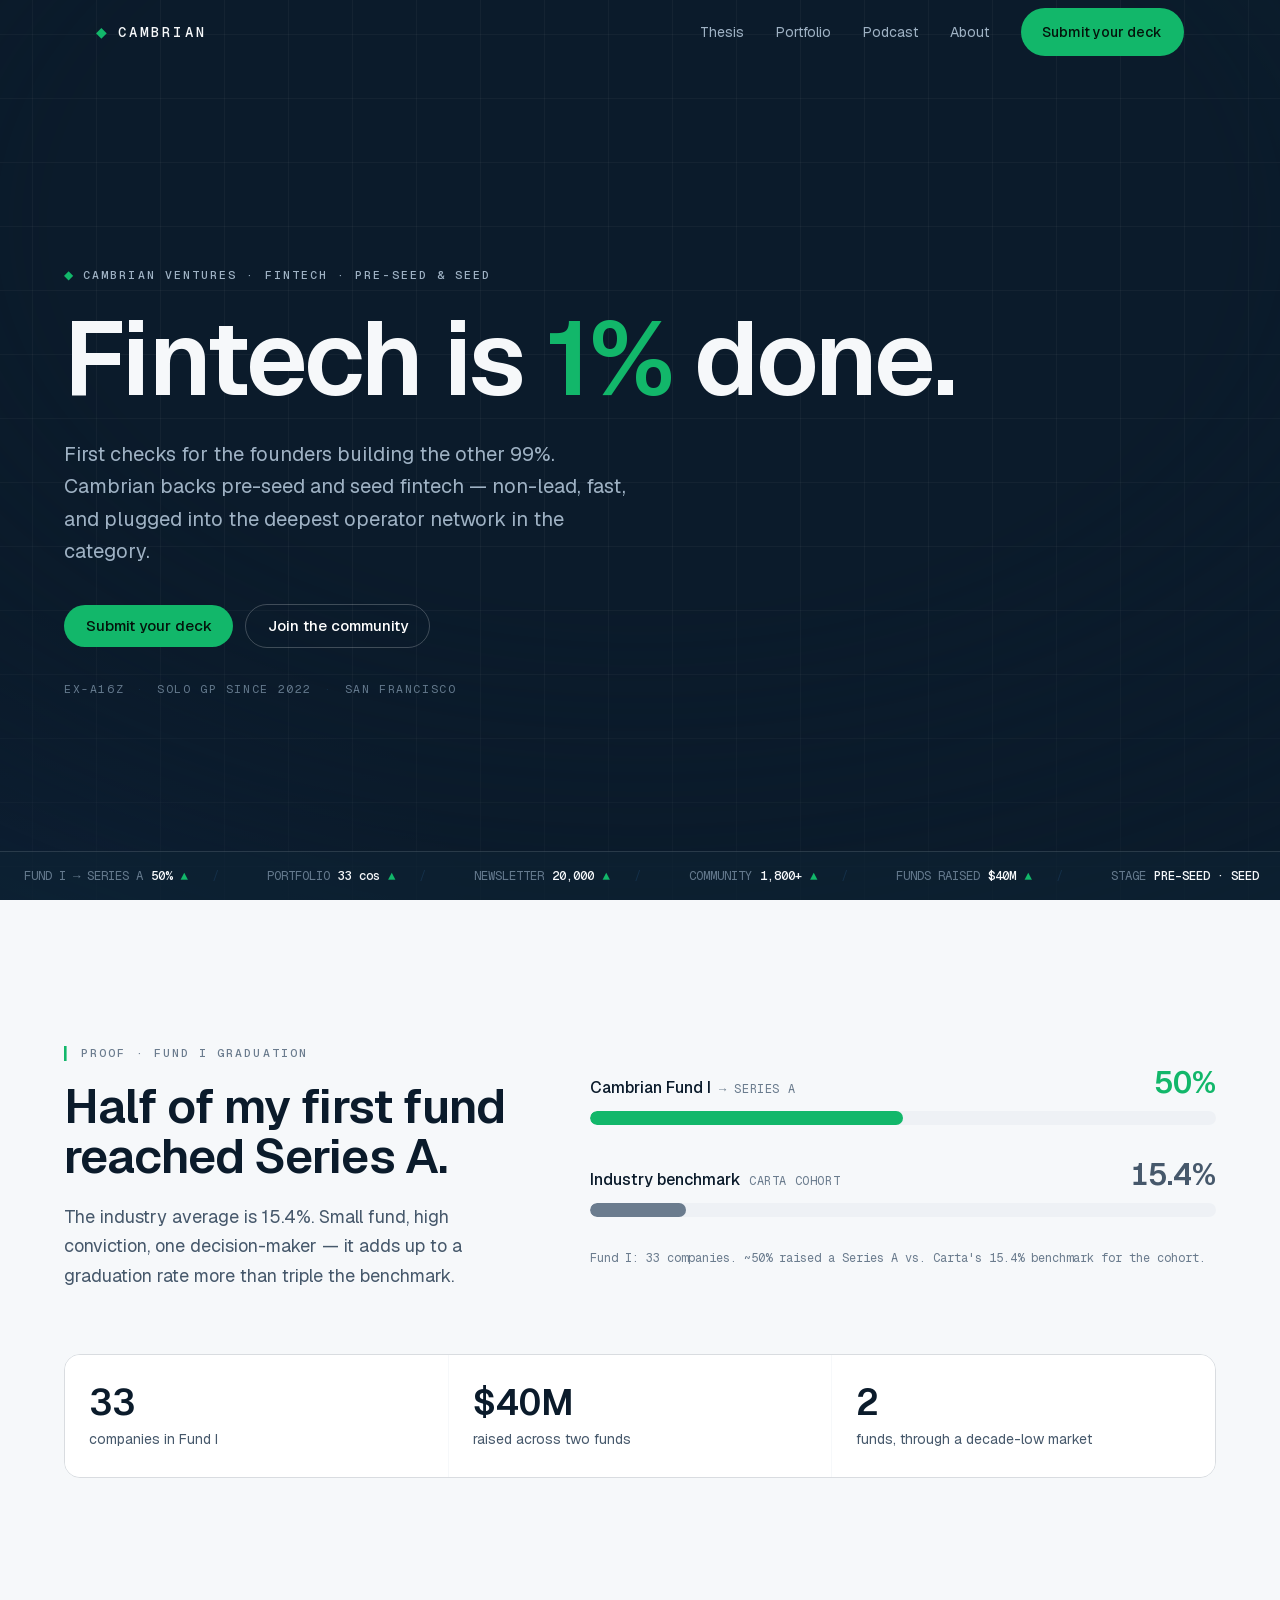
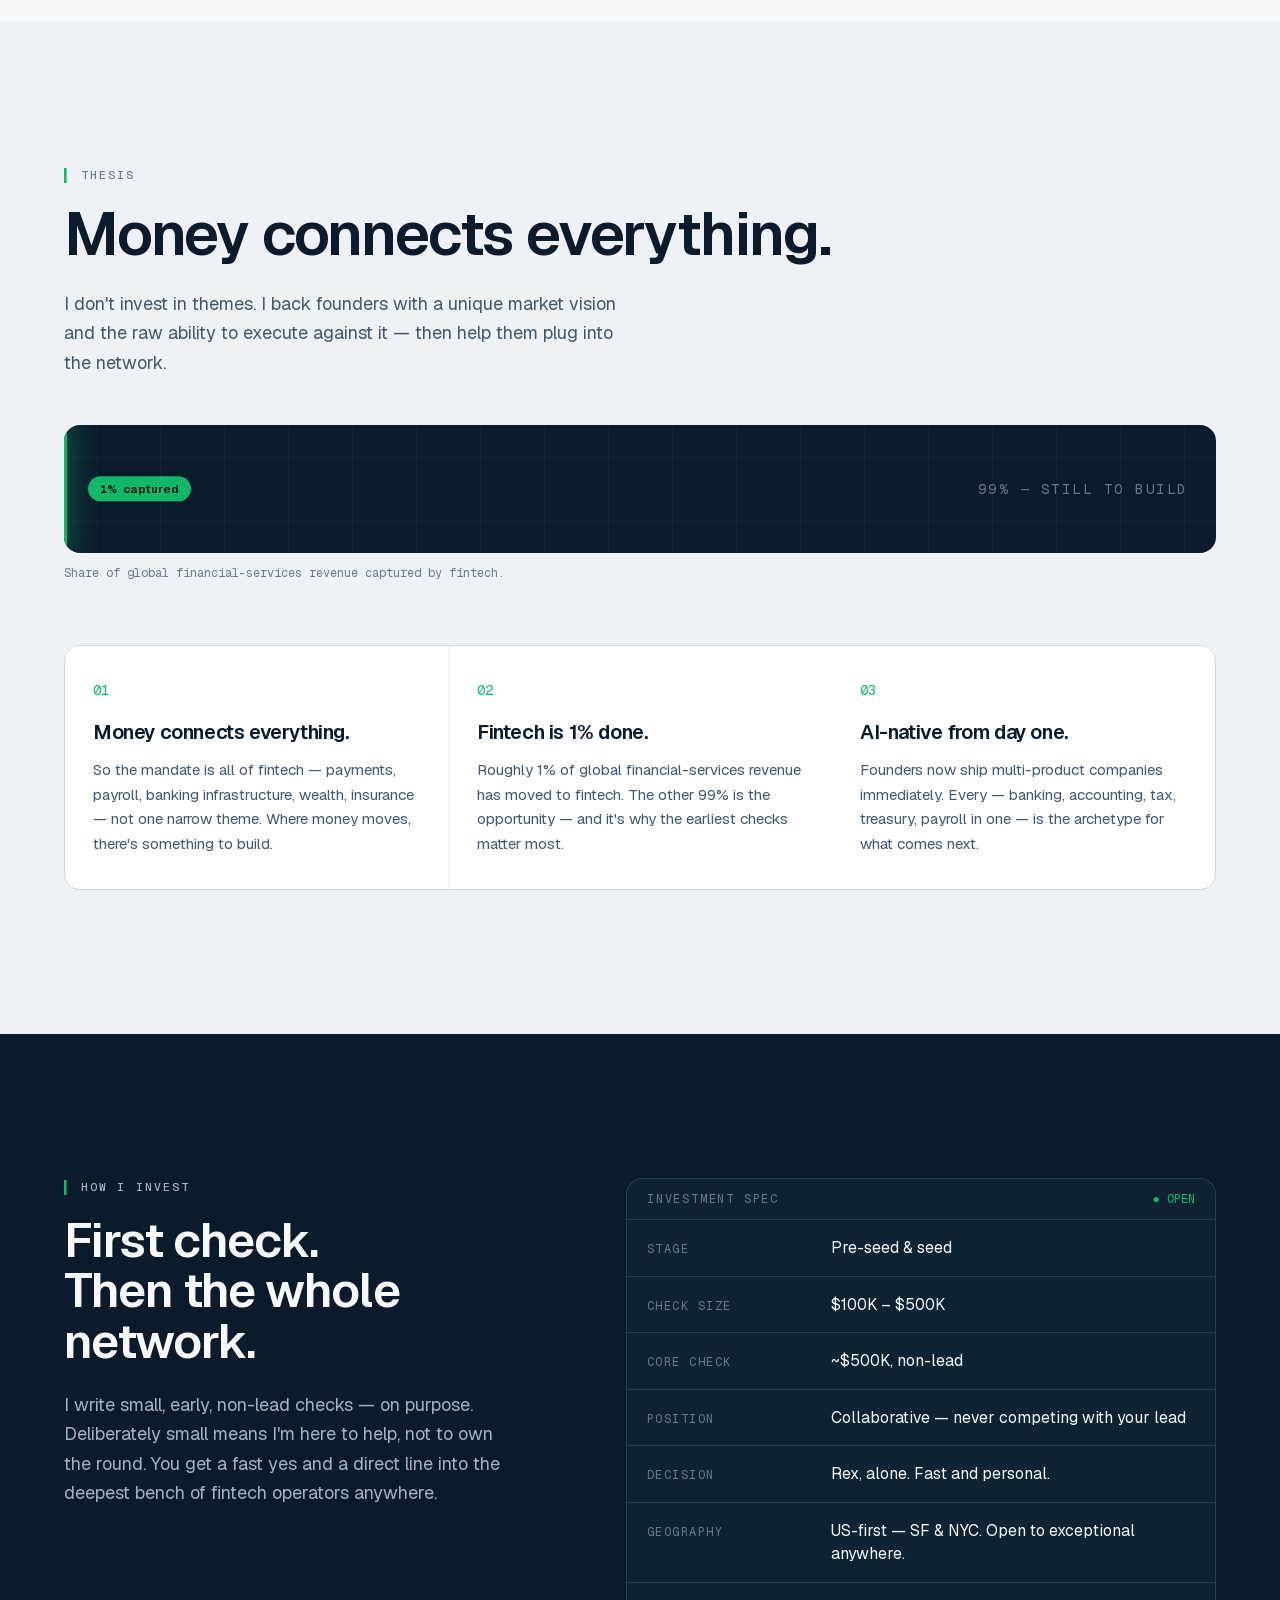
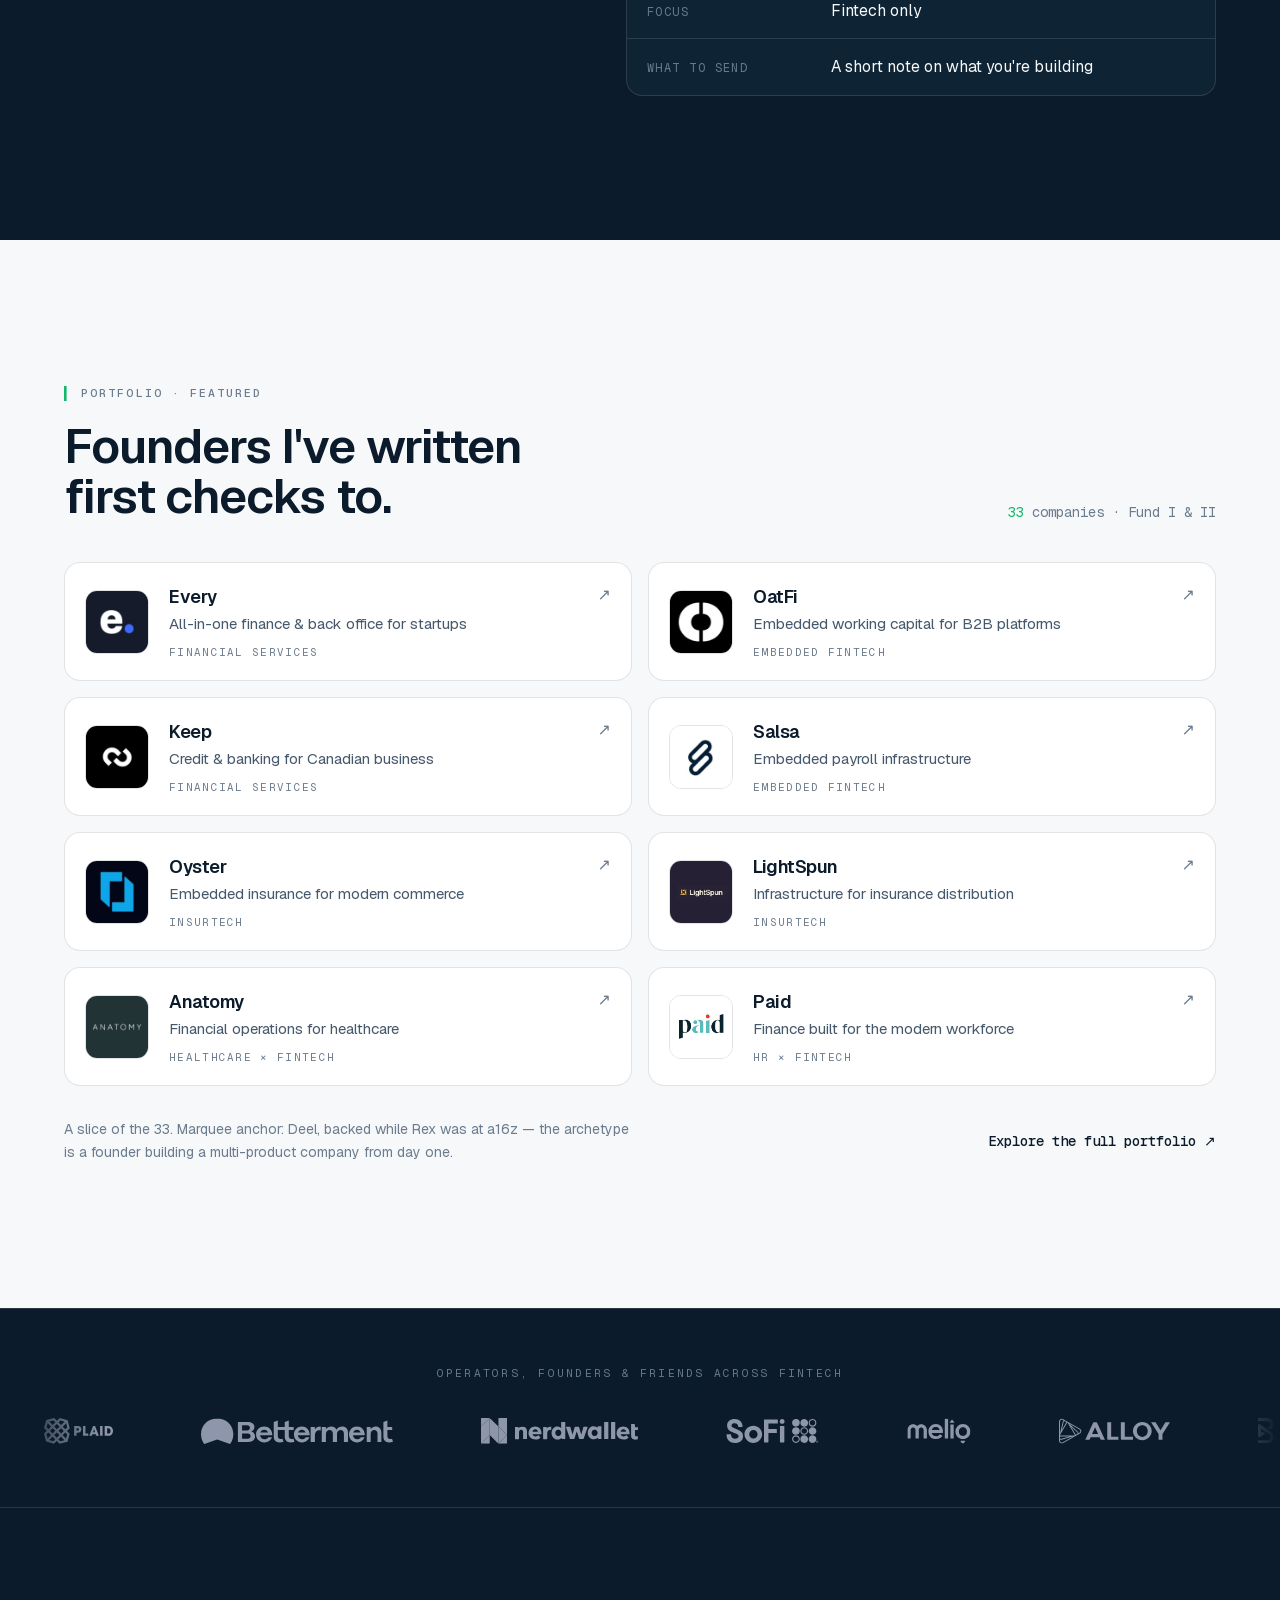
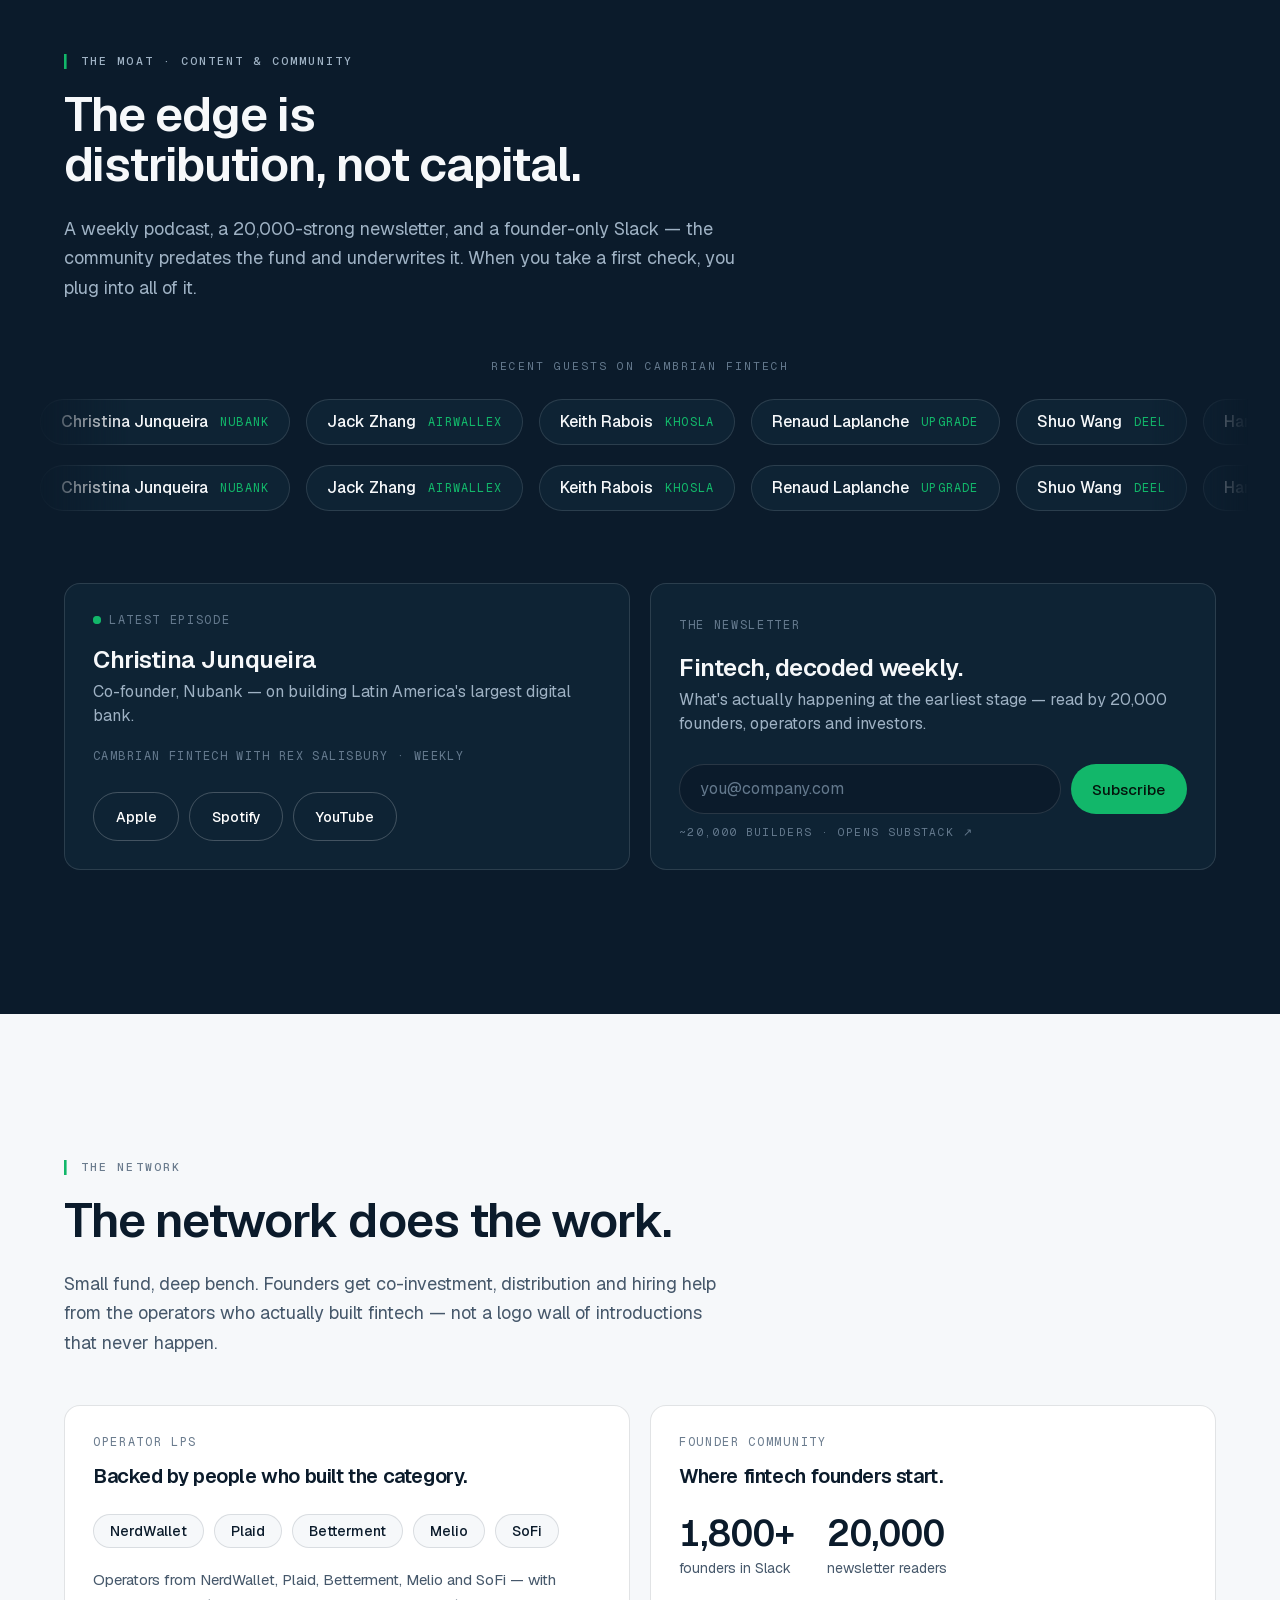
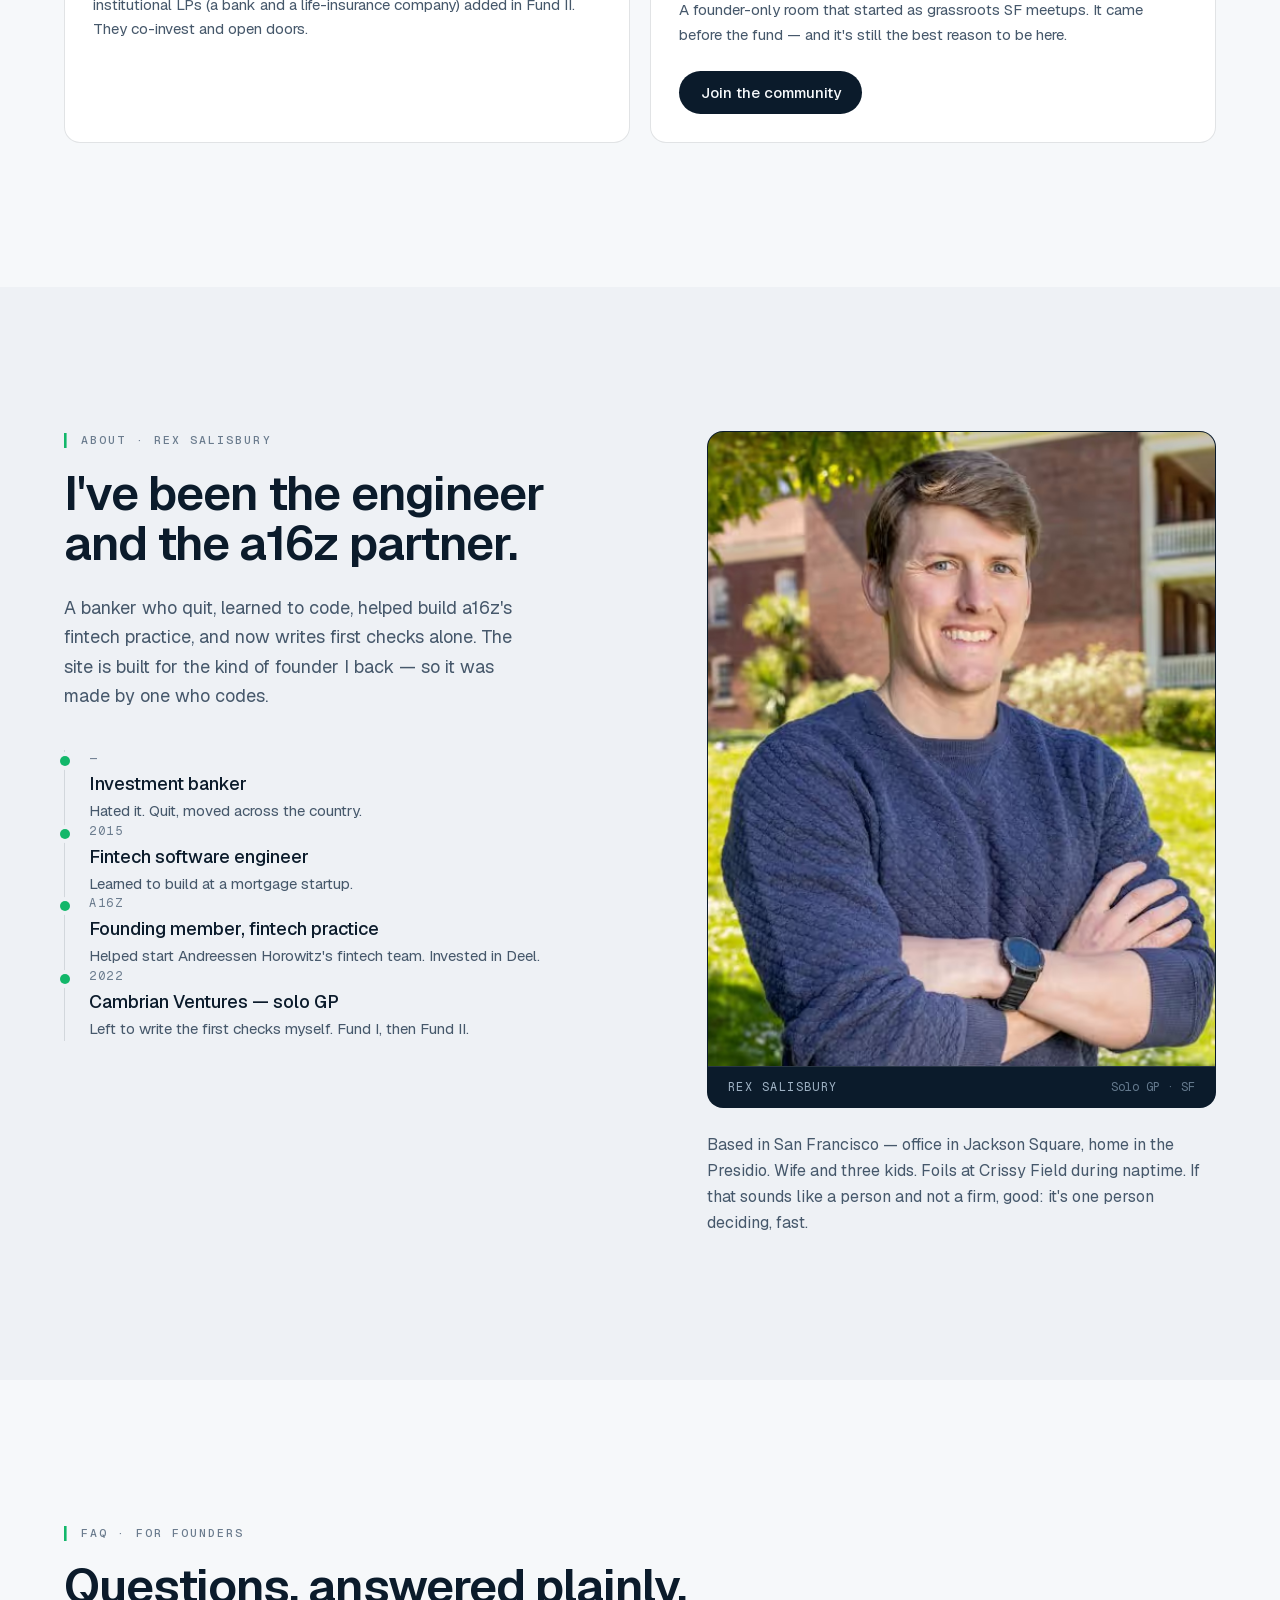
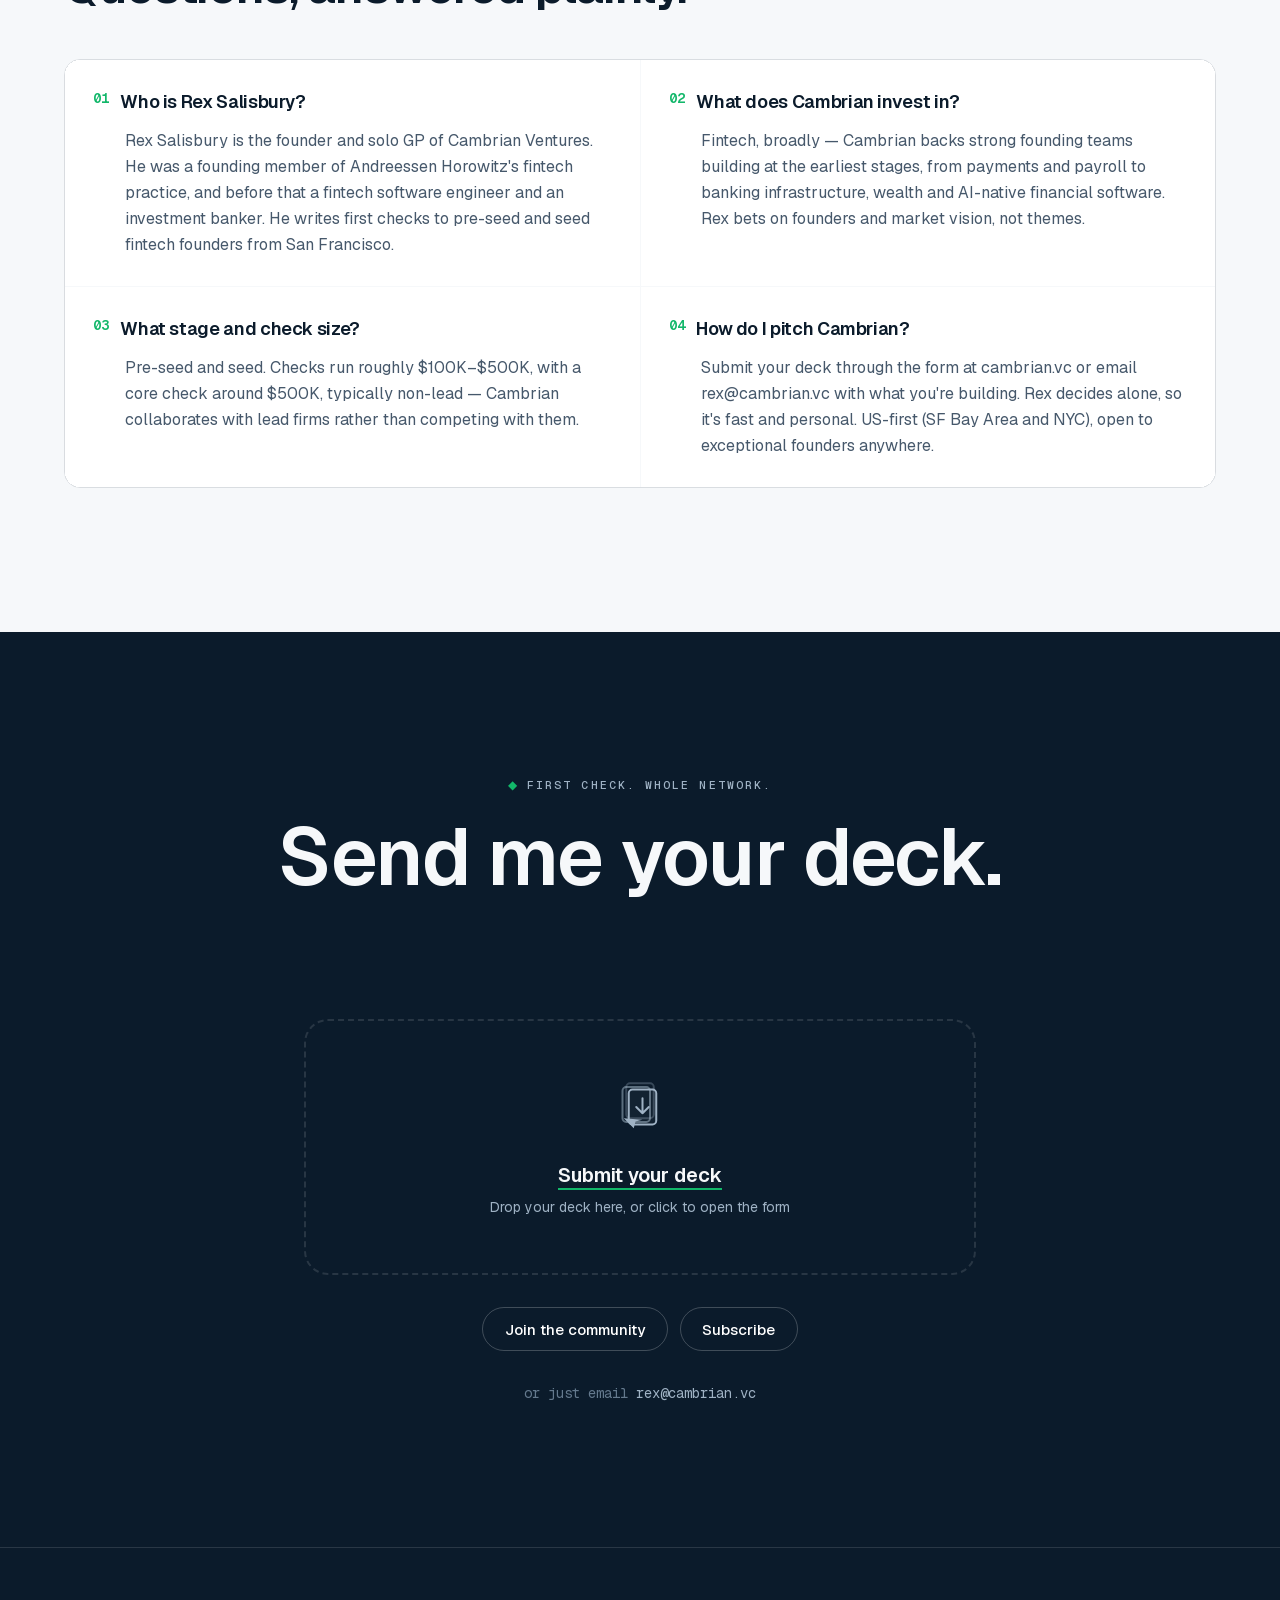
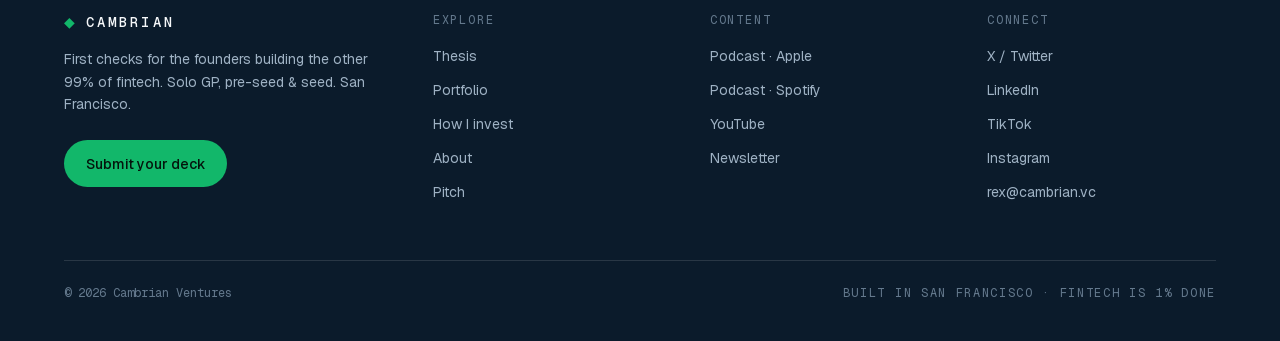
<file: index.html>
<!DOCTYPE html><html lang="en" class="geist_1ca72cde-module__S_uLIq__variable geist_mono_2a9f4066-module__QBWwWG__variable"><head><meta name="robots" content="noindex,nofollow,noarchive"/><meta charSet="utf-8"/><meta name="viewport" content="width=device-width, initial-scale=1"/><link rel="preload" href="/_next/static/media/797e433ab948586e-s.p.0r6juujl39pe6.woff2" as="font" crossorigin="" type="font/woff2"/><link rel="preload" href="/_next/static/media/caa3a2e1cccd8315-s.p.0wgildi0cnwt9.woff2" as="font" crossorigin="" type="font/woff2"/><link rel="preload" href="/rex.avif" as="image"/><link rel="stylesheet" href="/_next/static/chunks/0fzm_truq3jv3.css" data-precedence="next"/><link rel="preload" as="script" fetchPriority="low" href="/_next/static/chunks/1jq4o6yq14o4c.js"/><script src="/_next/static/chunks/2imbn557mdp29.js" async=""></script><script src="/_next/static/chunks/3rxl-jt3pdxgx.js" async=""></script><script src="/_next/static/chunks/turbopack-0opnjlzilu2l3.js" async=""></script><script src="/_next/static/chunks/158myu8e_yme3.js" async=""></script><script src="/_next/static/chunks/3b26xrxtbwnue.js" async=""></script><meta name="next-size-adjust" content=""/><title>Cambrian Ventures — First checks for fintech&#x27;s earliest builders</title><meta name="description" content="Cambrian Ventures is a solo-GP, pre-seed and seed fintech fund founded in 2022 by Rex Salisbury (ex-a16z). It writes $100K–$500K first checks, non-lead, backed by the deepest operator network in fintech. ~50% of Fund I reached Series A vs. a 15.4% industry benchmark."/><meta name="author" content="Rex Salisbury"/><meta name="keywords" content="fintech VC,fintech venture capital,pre-seed fintech investor,seed fintech fund,solo GP fintech,Rex Salisbury,Cambrian Ventures,Cambrian fintech,fintech founder community"/><link rel="canonical" href="https://www.cambrian.vc/"/><meta property="og:title" content="Cambrian Ventures — First checks for fintech&#x27;s earliest builders"/><meta property="og:description" content="Cambrian Ventures is a solo-GP, pre-seed and seed fintech fund founded in 2022 by Rex Salisbury (ex-a16z). It writes $100K–$500K first checks, non-lead, backed by the deepest operator network in fintech. ~50% of Fund I reached Series A vs. a 15.4% industry benchmark."/><meta property="og:url" content="https://www.cambrian.vc/"/><meta property="og:site_name" content="Cambrian Ventures"/><meta property="og:locale" content="en_US"/><meta property="og:image" content="https://www.cambrian.vc/opengraph-image?45029b1f1884b88b"/><meta property="og:image:type" content="image/png"/><meta property="og:image:width" content="1200"/><meta property="og:image:height" content="630"/><meta property="og:image:alt" content="Cambrian Ventures — Fintech is 1% done."/><meta property="og:type" content="website"/><meta name="twitter:card" content="summary_large_image"/><meta name="twitter:site" content="@cambrianhq"/><meta name="twitter:creator" content="@rexsalisbury"/><meta name="twitter:title" content="Cambrian Ventures — First checks for fintech&#x27;s earliest builders"/><meta name="twitter:description" content="Cambrian Ventures is a solo-GP, pre-seed and seed fintech fund founded in 2022 by Rex Salisbury (ex-a16z). It writes $100K–$500K first checks, non-lead, backed by the deepest operator network in fintech. ~50% of Fund I reached Series A vs. a 15.4% industry benchmark."/><meta name="twitter:image" content="https://www.cambrian.vc/opengraph-image?45029b1f1884b88b"/><meta name="twitter:image:alt" content="Cambrian Ventures — Fintech is 1% done."/><meta name="twitter:image:type" content="image/png"/><meta name="twitter:image:width" content="1200"/><meta name="twitter:image:height" content="630"/><noscript><style>.reveal{opacity:1!important;transform:none!important}</style></noscript><script type="application/ld+json">{"@context":"https://schema.org","@graph":[{"@type":"Organization","@id":"https://www.cambrian.vc/#fund","name":"Cambrian Ventures","url":"https://www.cambrian.vc","email":"rex@cambrian.vc","description":"Solo-GP, pre-seed and seed fintech venture fund. Writes $100K–$500K first checks, non-lead, backed by an operator network from NerdWallet, Plaid, Betterment, Melio and SoFi.","foundingDate":"2022-01","founder":{"@id":"https://www.cambrian.vc/#rex"},"areaServed":"US","knowsAbout":["fintech","pre-seed investing","seed investing","financial infrastructure"],"sameAs":["https://www.linkedin.com/company/cambrianhq","https://x.com/rexsalisbury","https://youtube.com/@cambrianhq","https://cambrianhq.com"]},{"@type":"Person","@id":"https://www.cambrian.vc/#rex","name":"Rex Salisbury","jobTitle":"Solo General Partner","worksFor":{"@id":"https://www.cambrian.vc/#fund"},"description":"Founder and solo GP of Cambrian Ventures. Founding member of Andreessen Horowitz's fintech practice; former fintech software engineer and investment banker. Writes first checks to pre-seed and seed fintech founders.","email":"rex@cambrian.vc","homeLocation":"San Francisco, California","sameAs":["https://www.linkedin.com/in/rexsalisbury","https://x.com/rexsalisbury","https://rexsalisbury.substack.com","https://www.tiktok.com/@rex.salisbury","https://www.instagram.com/rexsalisbury"]},{"@type":"PodcastSeries","@id":"https://www.cambrian.vc/#podcast","name":"Cambrian Fintech with Rex Salisbury","url":"https://podcasts.apple.com/us/podcast/cambrian-fintech-with-rex-salisbury/id1677799041","author":{"@id":"https://www.cambrian.vc/#rex"},"webFeed":"https://cambrian.captivate.fm"},{"@type":"WebSite","@id":"https://www.cambrian.vc/#website","url":"https://www.cambrian.vc","name":"Cambrian Ventures","publisher":{"@id":"https://www.cambrian.vc/#fund"}}]}</script><script src="/_next/static/chunks/0cz1d0mv5g_q7.js" noModule=""></script></head><body><div data-varv-disclaimer="1" style="position:sticky;top:0;z-index:2147483647;background:#111;color:#fff;font:500 13px/1.45 system-ui,-apple-system,Segoe UI,Roboto,sans-serif;padding:8px 14px;text-align:center;border-bottom:1px solid #333;box-sizing:border-box;">Unsolicited concept redesign by Keep Pivoting — not affiliated with Cambrian Ventures. See the official site → <a href="https://www.cambrian.vc" style="color:#8ab4ff;text-decoration:underline;">https://www.cambrian.vc</a></div><div hidden=""><!--$--><!--/$--></div><div class="scroll-progress fixed inset-x-0 top-0 z-[60] h-0.5 bg-signal" aria-hidden="true"></div><header class="fixed inset-x-0 top-0 z-50 transition-colors duration-300 border-b border-transparent"><div class="mx-auto flex h-16 w-full max-w-6xl items-center justify-between px-5 sm:px-8"><a href="#top" class="mono flex items-center gap-2 text-sm font-medium tracking-[0.22em] transition-colors text-paper"><span class="text-signal" aria-hidden="true">◆</span>CAMBRIAN</a><nav class="hidden items-center gap-8 md:flex"><a href="#thesis" class="link-underline text-sm transition-colors text-mist hover:text-paper">Thesis</a><a href="#portfolio" class="link-underline text-sm transition-colors text-mist hover:text-paper">Portfolio</a><a href="#podcast" class="link-underline text-sm transition-colors text-mist hover:text-paper">Podcast</a><a href="#about" class="link-underline text-sm transition-colors text-mist hover:text-paper">About</a><a href="https://airtable.com/app3KzoibQbrABDTV/shrROjb4txMGdrx8C" target="_blank" rel="noopener noreferrer" class="btn text-sm btn-signal">Submit your deck</a></nav><a href="https://airtable.com/app3KzoibQbrABDTV/shrROjb4txMGdrx8C" target="_blank" rel="noopener noreferrer" class="btn text-sm md:hidden btn-signal">Submit deck</a></div></header><main class="relative"><section id="top" class="hero-glow relative flex min-h-[100svh] flex-col justify-between overflow-hidden bg-ink text-paper"><div class="grid-ink grid-fade parallax pointer-events-none absolute inset-0" aria-hidden="true"></div><div class="relative flex flex-1 items-center px-5 pt-28 sm:px-8"><div class="mx-auto w-full max-w-6xl"><p class="rise eyebrow flex items-center gap-2 text-mist" style="--rise-delay:0s"><span class="text-signal" aria-hidden="true">◆</span>CAMBRIAN VENTURES · FINTECH · PRE-SEED &amp; SEED</p><h1 class="rise mt-6 max-w-4xl text-[clamp(2.9rem,8.2vw,6.75rem)] font-semibold leading-[0.98] tracking-tight" style="--rise-delay:0.08s">Fintech is <span class="text-signal">1%</span> done.</h1><p class="rise mt-7 max-w-xl text-lg leading-relaxed text-mist sm:text-xl" style="--rise-delay:0.16s">First checks for the founders building the other 99%. Cambrian backs pre-seed and seed fintech — non-lead, fast, and plugged into the deepest operator network in the category.</p><div class="rise mt-9 flex flex-wrap items-center gap-3" style="--rise-delay:0.24s"><a href="https://airtable.com/app3KzoibQbrABDTV/shrROjb4txMGdrx8C" class="btn btn-signal" target="_blank" rel="noopener noreferrer">Submit your deck</a><a href="https://cambrianhq.com" class="btn btn-ghost-d" target="_blank" rel="noopener noreferrer">Join the community</a></div><p class="rise mono mt-8 flex flex-wrap items-center gap-x-3 gap-y-1 text-[0.72rem] uppercase tracking-[0.14em] text-mist-2" style="--rise-delay:0.32s"><span>Ex-a16z</span><span aria-hidden="true" class="text-ink-3">·</span><span>Solo GP since 2022</span><span aria-hidden="true" class="text-ink-3">·</span><span>San Francisco</span></p></div></div><div class="relative"><div class="marquee-group overflow-hidden border-t hair-d bg-ink-2/60"><div class="mx-auto flex h-12 max-w-[100vw] items-center"><div class="marquee"><span class="mono flex items-center gap-2 whitespace-nowrap px-6 text-[0.78rem] text-mist"><span class="text-mist-2">FUND I → SERIES A</span><span class="tnum font-medium text-paper">50%</span><span class="text-signal" aria-hidden="true">▲</span><span class="pl-4 text-ink-3" aria-hidden="true">/</span></span><span class="mono flex items-center gap-2 whitespace-nowrap px-6 text-[0.78rem] text-mist"><span class="text-mist-2">PORTFOLIO</span><span class="tnum font-medium text-paper">33 cos</span><span class="text-signal" aria-hidden="true">▲</span><span class="pl-4 text-ink-3" aria-hidden="true">/</span></span><span class="mono flex items-center gap-2 whitespace-nowrap px-6 text-[0.78rem] text-mist"><span class="text-mist-2">NEWSLETTER</span><span class="tnum font-medium text-paper">20,000</span><span class="text-signal" aria-hidden="true">▲</span><span class="pl-4 text-ink-3" aria-hidden="true">/</span></span><span class="mono flex items-center gap-2 whitespace-nowrap px-6 text-[0.78rem] text-mist"><span class="text-mist-2">COMMUNITY</span><span class="tnum font-medium text-paper">1,800+</span><span class="text-signal" aria-hidden="true">▲</span><span class="pl-4 text-ink-3" aria-hidden="true">/</span></span><span class="mono flex items-center gap-2 whitespace-nowrap px-6 text-[0.78rem] text-mist"><span class="text-mist-2">FUNDS RAISED</span><span class="tnum font-medium text-paper">$40M</span><span class="text-signal" aria-hidden="true">▲</span><span class="pl-4 text-ink-3" aria-hidden="true">/</span></span><span class="mono flex items-center gap-2 whitespace-nowrap px-6 text-[0.78rem] text-mist"><span class="text-mist-2">STAGE</span><span class="tnum font-medium text-paper">PRE-SEED · SEED</span><span class="pl-4 text-ink-3" aria-hidden="true">/</span></span><span class="mono flex items-center gap-2 whitespace-nowrap px-6 text-[0.78rem] text-mist"><span class="text-mist-2">LATEST EP</span><span class="tnum font-medium text-paper">Christina Junqueira / Nubank</span><span class="pl-4 text-ink-3" aria-hidden="true">/</span></span><span class="mono flex items-center gap-2 whitespace-nowrap px-6 text-[0.78rem] text-mist"><span class="text-mist-2">FUND I → SERIES A</span><span class="tnum font-medium text-paper">50%</span><span class="text-signal" aria-hidden="true">▲</span><span class="pl-4 text-ink-3" aria-hidden="true">/</span></span><span class="mono flex items-center gap-2 whitespace-nowrap px-6 text-[0.78rem] text-mist"><span class="text-mist-2">PORTFOLIO</span><span class="tnum font-medium text-paper">33 cos</span><span class="text-signal" aria-hidden="true">▲</span><span class="pl-4 text-ink-3" aria-hidden="true">/</span></span><span class="mono flex items-center gap-2 whitespace-nowrap px-6 text-[0.78rem] text-mist"><span class="text-mist-2">NEWSLETTER</span><span class="tnum font-medium text-paper">20,000</span><span class="text-signal" aria-hidden="true">▲</span><span class="pl-4 text-ink-3" aria-hidden="true">/</span></span><span class="mono flex items-center gap-2 whitespace-nowrap px-6 text-[0.78rem] text-mist"><span class="text-mist-2">COMMUNITY</span><span class="tnum font-medium text-paper">1,800+</span><span class="text-signal" aria-hidden="true">▲</span><span class="pl-4 text-ink-3" aria-hidden="true">/</span></span><span class="mono flex items-center gap-2 whitespace-nowrap px-6 text-[0.78rem] text-mist"><span class="text-mist-2">FUNDS RAISED</span><span class="tnum font-medium text-paper">$40M</span><span class="text-signal" aria-hidden="true">▲</span><span class="pl-4 text-ink-3" aria-hidden="true">/</span></span><span class="mono flex items-center gap-2 whitespace-nowrap px-6 text-[0.78rem] text-mist"><span class="text-mist-2">STAGE</span><span class="tnum font-medium text-paper">PRE-SEED · SEED</span><span class="pl-4 text-ink-3" aria-hidden="true">/</span></span><span class="mono flex items-center gap-2 whitespace-nowrap px-6 text-[0.78rem] text-mist"><span class="text-mist-2">LATEST EP</span><span class="tnum font-medium text-paper">Christina Junqueira / Nubank</span><span class="pl-4 text-ink-3" aria-hidden="true">/</span></span></div></div></div></div></section><section class="relative scroll-mt-20 px-5 py-24 sm:px-8 sm:py-28 md:py-36 bg-paper text-ink "><div class="mx-auto w-full max-w-6xl "><div class="grid gap-12 md:grid-cols-[0.85fr_1.15fr] md:gap-16"><div><p class="eyebrow flex items-center gap-2 text-slate-2"><span class="text-signal" aria-hidden="true">▍</span>Proof · Fund I graduation</p><div class="reveal"><h2 class="mt-5 text-4xl font-semibold leading-[1.05] sm:text-5xl">Half of my first fund reached Series A.</h2></div><div class="reveal" style="transition-delay:0.08s"><p class="mt-5 max-w-md text-lg leading-relaxed text-slate">The industry average is 15.4%. Small fund, high conviction, one decision-maker — it adds up to a graduation rate more than triple the benchmark.</p></div></div><div class="reveal  flex flex-col justify-center gap-8"><div><div class="mb-2.5 flex items-baseline justify-between gap-4"><div><span class="font-medium">Cambrian Fund I</span><span class="mono ml-2 text-xs uppercase tracking-wider text-slate-2">→ Series A</span></div><span class="tnum text-2xl font-semibold sm:text-3xl text-signal">50%</span></div><div class="h-3.5 w-full overflow-hidden rounded-full bg-paper-3"><div class="bar-fill h-full rounded-full bg-signal" style="width:50%"></div></div></div><div><div class="mb-2.5 flex items-baseline justify-between gap-4"><div><span class="font-medium">Industry benchmark</span><span class="mono ml-2 text-xs uppercase tracking-wider text-slate-2">Carta cohort</span></div><span class="tnum text-2xl font-semibold sm:text-3xl text-slate">15.4%</span></div><div class="h-3.5 w-full overflow-hidden rounded-full bg-paper-3"><div class="bar-fill h-full rounded-full bg-slate-2" style="width:15.4%"></div></div></div><p class="mono text-xs leading-relaxed text-slate-2">Fund I: 33 companies. ~50% raised a Series A vs. Carta&#x27;s 15.4% benchmark for the cohort.</p></div></div><div class="reveal"><div class="mt-16 grid gap-px overflow-hidden rounded-2xl border hair sm:grid-cols-3"><div class="bg-paper-2 px-6 py-7"><div class="tnum text-3xl font-semibold sm:text-4xl">33</div><div class="mt-1.5 text-sm text-slate">companies in Fund I</div></div><div class="bg-paper-2 px-6 py-7"><div class="tnum text-3xl font-semibold sm:text-4xl">$40M</div><div class="mt-1.5 text-sm text-slate">raised across two funds</div></div><div class="bg-paper-2 px-6 py-7"><div class="tnum text-3xl font-semibold sm:text-4xl">2</div><div class="mt-1.5 text-sm text-slate">funds, through a decade-low market</div></div></div></div></div></section><section id="thesis" class="relative scroll-mt-20 px-5 py-24 sm:px-8 sm:py-28 md:py-36 bg-paper text-ink bg-paper-3"><div class="mx-auto w-full max-w-6xl "><p class="eyebrow flex items-center gap-2 text-slate-2"><span class="text-signal" aria-hidden="true">▍</span>Thesis</p><div class="reveal"><h2 class="mt-5 max-w-3xl text-4xl font-semibold leading-[1.04] sm:text-5xl md:text-6xl">Money connects everything.</h2></div><div class="reveal" style="transition-delay:0.06s"><p class="mt-6 max-w-xl text-lg leading-relaxed text-slate">I don&#x27;t invest in themes. I back founders with a unique market vision and the raw ability to execute against it — then help them plug into the network.</p></div><div class="reveal" style="transition-delay:0.1s"><div class="mt-12"><div class="grid-ink relative h-28 w-full overflow-hidden rounded-2xl bg-ink text-paper sm:h-32"><div class="absolute inset-y-0 left-0 w-[3px] bg-signal shadow-[0_0_26px_5px_rgba(18,183,106,0.55)]"></div><div class="absolute left-0 top-1/2 ml-4 -translate-y-1/2 sm:ml-6"><span class="inline-flex items-center gap-1.5 rounded-full bg-signal px-3 py-1 text-[0.72rem] font-semibold text-[#04140c]"><span class="tnum">1%</span> captured</span></div><div class="absolute inset-0 flex items-center justify-end pr-5 sm:pr-7"><span class="mono text-xs uppercase tracking-[0.18em] text-mist-2 sm:text-sm">99% — still to build</span></div></div><p class="mono mt-3 text-xs text-slate-2">Share of global financial-services revenue captured by fintech.</p></div></div><div class="mt-16 grid gap-px overflow-hidden rounded-2xl border hair md:grid-cols-3"><div class="reveal"><div class="h-full bg-paper-2 px-7 py-8"><span class="mono text-sm text-signal">01</span><h3 class="mt-4 text-xl font-semibold">Money connects everything.</h3><p class="mt-3 text-[0.95rem] leading-relaxed text-slate">So the mandate is all of fintech — payments, payroll, banking infrastructure, wealth, insurance — not one narrow theme. Where money moves, there&#x27;s something to build.</p></div></div><div class="reveal" style="transition-delay:0.08s"><div class="h-full bg-paper-2 px-7 py-8"><span class="mono text-sm text-signal">02</span><h3 class="mt-4 text-xl font-semibold">Fintech is 1% done.</h3><p class="mt-3 text-[0.95rem] leading-relaxed text-slate">Roughly 1% of global financial-services revenue has moved to fintech. The other 99% is the opportunity — and it&#x27;s why the earliest checks matter most.</p></div></div><div class="reveal" style="transition-delay:0.16s"><div class="h-full bg-paper-2 px-7 py-8"><span class="mono text-sm text-signal">03</span><h3 class="mt-4 text-xl font-semibold">AI-native from day one.</h3><p class="mt-3 text-[0.95rem] leading-relaxed text-slate">Founders now ship multi-product companies immediately. Every — banking, accounting, tax, treasury, payroll in one — is the archetype for what comes next.</p></div></div></div></div></section><section id="invest" class="relative scroll-mt-20 px-5 py-24 sm:px-8 sm:py-28 md:py-36 bg-ink text-paper "><div class="mx-auto w-full max-w-6xl "><div class="grid gap-12 md:grid-cols-[0.9fr_1.1fr] md:gap-20"><div><p class="eyebrow flex items-center gap-2 text-mist"><span class="text-signal" aria-hidden="true">▍</span>How I invest</p><div class="reveal"><h2 class="mt-5 text-4xl font-semibold leading-[1.05] sm:text-5xl">First check.<br/>Then the whole network.</h2></div><div class="reveal" style="transition-delay:0.08s"><p class="mt-6 max-w-md text-lg leading-relaxed text-mist">I write small, early, non-lead checks — on purpose. Deliberately small means I&#x27;m here to help, not to own the round. You get a fast yes and a direct line into the deepest bench of fintech operators anywhere.</p></div></div><div class="reveal" style="transition-delay:0.06s"><div class="overflow-hidden rounded-2xl border hair-d bg-ink-2"><div class="flex items-center justify-between border-b hair-d px-5 py-3"><span class="mono text-xs uppercase tracking-[0.15em] text-mist-2">Investment spec</span><span class="mono text-xs text-signal">● OPEN</span></div><dl><div class="flex flex-col gap-1 border-b hair-d px-5 py-4 last:border-b-0 sm:flex-row sm:items-baseline sm:gap-6"><dt class="mono w-40 shrink-0 text-xs uppercase tracking-[0.12em] text-mist-2">Stage</dt><dd class="text-[0.98rem] text-paper">Pre-seed &amp; seed</dd></div><div class="flex flex-col gap-1 border-b hair-d px-5 py-4 last:border-b-0 sm:flex-row sm:items-baseline sm:gap-6"><dt class="mono w-40 shrink-0 text-xs uppercase tracking-[0.12em] text-mist-2">Check size</dt><dd class="text-[0.98rem] text-paper">$100K – $500K</dd></div><div class="flex flex-col gap-1 border-b hair-d px-5 py-4 last:border-b-0 sm:flex-row sm:items-baseline sm:gap-6"><dt class="mono w-40 shrink-0 text-xs uppercase tracking-[0.12em] text-mist-2">Core check</dt><dd class="text-[0.98rem] text-paper">~$500K, non-lead</dd></div><div class="flex flex-col gap-1 border-b hair-d px-5 py-4 last:border-b-0 sm:flex-row sm:items-baseline sm:gap-6"><dt class="mono w-40 shrink-0 text-xs uppercase tracking-[0.12em] text-mist-2">Position</dt><dd class="text-[0.98rem] text-paper">Collaborative — never competing with your lead</dd></div><div class="flex flex-col gap-1 border-b hair-d px-5 py-4 last:border-b-0 sm:flex-row sm:items-baseline sm:gap-6"><dt class="mono w-40 shrink-0 text-xs uppercase tracking-[0.12em] text-mist-2">Decision</dt><dd class="text-[0.98rem] text-paper">Rex, alone. Fast and personal.</dd></div><div class="flex flex-col gap-1 border-b hair-d px-5 py-4 last:border-b-0 sm:flex-row sm:items-baseline sm:gap-6"><dt class="mono w-40 shrink-0 text-xs uppercase tracking-[0.12em] text-mist-2">Geography</dt><dd class="text-[0.98rem] text-paper">US-first — SF &amp; NYC. Open to exceptional anywhere.</dd></div><div class="flex flex-col gap-1 border-b hair-d px-5 py-4 last:border-b-0 sm:flex-row sm:items-baseline sm:gap-6"><dt class="mono w-40 shrink-0 text-xs uppercase tracking-[0.12em] text-mist-2">Focus</dt><dd class="text-[0.98rem] text-paper">Fintech only</dd></div><div class="flex flex-col gap-1 border-b hair-d px-5 py-4 last:border-b-0 sm:flex-row sm:items-baseline sm:gap-6"><dt class="mono w-40 shrink-0 text-xs uppercase tracking-[0.12em] text-mist-2">What to send</dt><dd class="text-[0.98rem] text-paper">A short note on what you&#x27;re building</dd></div></dl></div></div></div></div></section><section id="portfolio" class="relative scroll-mt-20 px-5 py-24 sm:px-8 sm:py-28 md:py-36 bg-paper text-ink "><div class="mx-auto w-full max-w-6xl "><div class="flex flex-wrap items-end justify-between gap-6"><div><p class="eyebrow flex items-center gap-2 text-slate-2"><span class="text-signal" aria-hidden="true">▍</span>Portfolio · Featured</p><div class="reveal"><h2 class="mt-5 max-w-2xl text-4xl font-semibold leading-[1.05] sm:text-5xl">Founders I&#x27;ve written first checks to.</h2></div></div><div class="reveal" style="transition-delay:0.08s"><p class="mono text-sm text-slate-2"><span class="tnum text-signal">33</span> companies · Fund I &amp; II</p></div></div><div class="mt-10 grid gap-4 sm:grid-cols-2"><div class="reveal"><a href="https://www.every.io/" class="pf-card group flex h-full items-center gap-5 rounded-2xl border hair bg-paper-2 p-5" target="_blank" rel="noopener noreferrer" aria-label="Every — All-in-one finance &amp; back office for startups"><span class="flex h-16 w-16 shrink-0 items-center justify-center overflow-hidden rounded-xl border hair"><img src="/portfolio/every.jpg" alt="Every logo" width="64" height="64" loading="lazy" class="h-full w-full object-cover"/></span><span class="min-w-0 flex-1"><span class="flex items-center gap-2 text-lg font-semibold tracking-tight">Every</span><span class="mt-0.5 block text-[0.95rem] text-slate">All-in-one finance &amp; back office for startups</span><span class="mono mt-2 block text-[0.68rem] uppercase tracking-[0.12em] text-slate-2">Financial Services</span></span><span class="pf-arrow self-start text-slate-2 group-hover:text-signal" aria-hidden="true">↗</span></a></div><div class="reveal" style="transition-delay:0.06s"><a href="https://oatfi.com/" class="pf-card group flex h-full items-center gap-5 rounded-2xl border hair bg-paper-2 p-5" target="_blank" rel="noopener noreferrer" aria-label="OatFi — Embedded working capital for B2B platforms"><span class="flex h-16 w-16 shrink-0 items-center justify-center overflow-hidden rounded-xl border hair"><img src="/portfolio/oatfi.jpg" alt="OatFi logo" width="64" height="64" loading="lazy" class="h-full w-full object-cover"/></span><span class="min-w-0 flex-1"><span class="flex items-center gap-2 text-lg font-semibold tracking-tight">OatFi</span><span class="mt-0.5 block text-[0.95rem] text-slate">Embedded working capital for B2B platforms</span><span class="mono mt-2 block text-[0.68rem] uppercase tracking-[0.12em] text-slate-2">Embedded Fintech</span></span><span class="pf-arrow self-start text-slate-2 group-hover:text-signal" aria-hidden="true">↗</span></a></div><div class="reveal"><a href="https://www.trykeep.com/" class="pf-card group flex h-full items-center gap-5 rounded-2xl border hair bg-paper-2 p-5" target="_blank" rel="noopener noreferrer" aria-label="Keep — Credit &amp; banking for Canadian business"><span class="flex h-16 w-16 shrink-0 items-center justify-center overflow-hidden rounded-xl border hair"><img src="/portfolio/keep.jpg" alt="Keep logo" width="64" height="64" loading="lazy" class="h-full w-full object-cover"/></span><span class="min-w-0 flex-1"><span class="flex items-center gap-2 text-lg font-semibold tracking-tight">Keep</span><span class="mt-0.5 block text-[0.95rem] text-slate">Credit &amp; banking for Canadian business</span><span class="mono mt-2 block text-[0.68rem] uppercase tracking-[0.12em] text-slate-2">Financial Services</span></span><span class="pf-arrow self-start text-slate-2 group-hover:text-signal" aria-hidden="true">↗</span></a></div><div class="reveal" style="transition-delay:0.06s"><a href="https://www.salsa.dev/" class="pf-card group flex h-full items-center gap-5 rounded-2xl border hair bg-paper-2 p-5" target="_blank" rel="noopener noreferrer" aria-label="Salsa — Embedded payroll infrastructure"><span class="flex h-16 w-16 shrink-0 items-center justify-center overflow-hidden rounded-xl border hair"><img src="/portfolio/salsa.jpg" alt="Salsa logo" width="64" height="64" loading="lazy" class="h-full w-full object-cover"/></span><span class="min-w-0 flex-1"><span class="flex items-center gap-2 text-lg font-semibold tracking-tight">Salsa</span><span class="mt-0.5 block text-[0.95rem] text-slate">Embedded payroll infrastructure</span><span class="mono mt-2 block text-[0.68rem] uppercase tracking-[0.12em] text-slate-2">Embedded Fintech</span></span><span class="pf-arrow self-start text-slate-2 group-hover:text-signal" aria-hidden="true">↗</span></a></div><div class="reveal"><a href="https://www.withoyster.com/" class="pf-card group flex h-full items-center gap-5 rounded-2xl border hair bg-paper-2 p-5" target="_blank" rel="noopener noreferrer" aria-label="Oyster — Embedded insurance for modern commerce"><span class="flex h-16 w-16 shrink-0 items-center justify-center overflow-hidden rounded-xl border hair"><img src="/portfolio/oyster.jpg" alt="Oyster logo" width="64" height="64" loading="lazy" class="h-full w-full object-cover"/></span><span class="min-w-0 flex-1"><span class="flex items-center gap-2 text-lg font-semibold tracking-tight">Oyster</span><span class="mt-0.5 block text-[0.95rem] text-slate">Embedded insurance for modern commerce</span><span class="mono mt-2 block text-[0.68rem] uppercase tracking-[0.12em] text-slate-2">InsurTech</span></span><span class="pf-arrow self-start text-slate-2 group-hover:text-signal" aria-hidden="true">↗</span></a></div><div class="reveal" style="transition-delay:0.06s"><a href="https://www.lightspun.com/" class="pf-card group flex h-full items-center gap-5 rounded-2xl border hair bg-paper-2 p-5" target="_blank" rel="noopener noreferrer" aria-label="LightSpun — Infrastructure for insurance distribution"><span class="flex h-16 w-16 shrink-0 items-center justify-center overflow-hidden rounded-xl border hair"><img src="/portfolio/lightspun.jpg" alt="LightSpun logo" width="64" height="64" loading="lazy" class="h-full w-full object-cover"/></span><span class="min-w-0 flex-1"><span class="flex items-center gap-2 text-lg font-semibold tracking-tight">LightSpun</span><span class="mt-0.5 block text-[0.95rem] text-slate">Infrastructure for insurance distribution</span><span class="mono mt-2 block text-[0.68rem] uppercase tracking-[0.12em] text-slate-2">InsurTech</span></span><span class="pf-arrow self-start text-slate-2 group-hover:text-signal" aria-hidden="true">↗</span></a></div><div class="reveal"><a href="https://www.anatomy.com/" class="pf-card group flex h-full items-center gap-5 rounded-2xl border hair bg-paper-2 p-5" target="_blank" rel="noopener noreferrer" aria-label="Anatomy — Financial operations for healthcare"><span class="flex h-16 w-16 shrink-0 items-center justify-center overflow-hidden rounded-xl border hair"><img src="/portfolio/anatomy.jpg" alt="Anatomy logo" width="64" height="64" loading="lazy" class="h-full w-full object-cover"/></span><span class="min-w-0 flex-1"><span class="flex items-center gap-2 text-lg font-semibold tracking-tight">Anatomy</span><span class="mt-0.5 block text-[0.95rem] text-slate">Financial operations for healthcare</span><span class="mono mt-2 block text-[0.68rem] uppercase tracking-[0.12em] text-slate-2">HealthCare × Fintech</span></span><span class="pf-arrow self-start text-slate-2 group-hover:text-signal" aria-hidden="true">↗</span></a></div><div class="reveal" style="transition-delay:0.06s"><a href="https://hellopaid.com/" class="pf-card group flex h-full items-center gap-5 rounded-2xl border hair bg-paper-2 p-5" target="_blank" rel="noopener noreferrer" aria-label="Paid — Finance built for the modern workforce"><span class="flex h-16 w-16 shrink-0 items-center justify-center overflow-hidden rounded-xl border hair"><img src="/portfolio/paid.jpg" alt="Paid logo" width="64" height="64" loading="lazy" class="h-full w-full object-cover"/></span><span class="min-w-0 flex-1"><span class="flex items-center gap-2 text-lg font-semibold tracking-tight">Paid</span><span class="mt-0.5 block text-[0.95rem] text-slate">Finance built for the modern workforce</span><span class="mono mt-2 block text-[0.68rem] uppercase tracking-[0.12em] text-slate-2">HR × Fintech</span></span><span class="pf-arrow self-start text-slate-2 group-hover:text-signal" aria-hidden="true">↗</span></a></div></div><div class="reveal" style="transition-delay:0.06s"><div class="mt-8 flex flex-wrap items-center justify-between gap-4"><p class="max-w-xl text-sm leading-relaxed text-slate-2">A slice of the 33. Marquee anchor: Deel, backed while Rex was at a16z — the archetype is a founder building a multi-product company from day one.</p><a href="https://www.cambrian.vc" class="mono text-sm font-medium text-ink link-underline" target="_blank" rel="noopener noreferrer">Explore the full portfolio ↗</a></div></div></div></section><div class="border-y hair-d bg-ink py-12 text-paper sm:py-14"><p class="mono mb-9 text-center text-[0.7rem] uppercase tracking-[0.2em] text-mist-2">Operators, founders &amp; friends across fintech</p><div class="belt-mask overflow-hidden"><div class="marquee marquee-slow logo-wall items-center"><span class="flex shrink-0 items-center px-8 sm:px-11" aria-hidden="false"><img src="/logos/plaid.svg" alt="Plaid logo" loading="lazy"/></span><span class="flex shrink-0 items-center px-8 sm:px-11" aria-hidden="false"><img src="/logos/betterment.svg" alt="Betterment logo" loading="lazy"/></span><span class="flex shrink-0 items-center px-8 sm:px-11" aria-hidden="false"><img src="/logos/nerdwallet.svg" alt="NerdWallet logo" loading="lazy"/></span><span class="flex shrink-0 items-center px-8 sm:px-11" aria-hidden="false"><img src="/logos/sofi.svg" alt="SoFi logo" loading="lazy"/></span><span class="flex shrink-0 items-center px-8 sm:px-11" aria-hidden="false"><img src="/logos/melio.svg" alt="Melio logo" loading="lazy"/></span><span class="flex shrink-0 items-center px-8 sm:px-11" aria-hidden="false"><img src="/logos/alloy.svg" alt="Alloy logo" loading="lazy"/></span><span class="flex shrink-0 items-center px-8 sm:px-11" aria-hidden="false"><img src="/logos/blend.svg" alt="Blend logo" loading="lazy"/></span><span class="flex shrink-0 items-center px-8 sm:px-11" aria-hidden="false"><img src="/logos/moonpay.svg" alt="MoonPay logo" loading="lazy"/></span><span class="flex shrink-0 items-center px-8 sm:px-11" aria-hidden="false"><img src="/logos/nium.svg" alt="Nium logo" loading="lazy"/></span><span class="flex shrink-0 items-center px-8 sm:px-11" aria-hidden="false"><img src="/logos/sentilink.svg" alt="SentiLink logo" loading="lazy"/></span><span class="flex shrink-0 items-center px-8 sm:px-11" aria-hidden="false"><img src="/logos/routable.svg" alt="Routable logo" loading="lazy"/></span><span class="flex shrink-0 items-center px-8 sm:px-11" aria-hidden="false"><img src="/logos/altruist.svg" alt="Altruist logo" loading="lazy"/></span><span class="flex shrink-0 items-center px-8 sm:px-11" aria-hidden="false"><img src="/logos/missionlane.svg" alt="Mission Lane logo" loading="lazy"/></span><span class="flex shrink-0 items-center px-8 sm:px-11" aria-hidden="true"><img src="/logos/plaid.svg" alt="Plaid logo" loading="lazy"/></span><span class="flex shrink-0 items-center px-8 sm:px-11" aria-hidden="true"><img src="/logos/betterment.svg" alt="Betterment logo" loading="lazy"/></span><span class="flex shrink-0 items-center px-8 sm:px-11" aria-hidden="true"><img src="/logos/nerdwallet.svg" alt="NerdWallet logo" loading="lazy"/></span><span class="flex shrink-0 items-center px-8 sm:px-11" aria-hidden="true"><img src="/logos/sofi.svg" alt="SoFi logo" loading="lazy"/></span><span class="flex shrink-0 items-center px-8 sm:px-11" aria-hidden="true"><img src="/logos/melio.svg" alt="Melio logo" loading="lazy"/></span><span class="flex shrink-0 items-center px-8 sm:px-11" aria-hidden="true"><img src="/logos/alloy.svg" alt="Alloy logo" loading="lazy"/></span><span class="flex shrink-0 items-center px-8 sm:px-11" aria-hidden="true"><img src="/logos/blend.svg" alt="Blend logo" loading="lazy"/></span><span class="flex shrink-0 items-center px-8 sm:px-11" aria-hidden="true"><img src="/logos/moonpay.svg" alt="MoonPay logo" loading="lazy"/></span><span class="flex shrink-0 items-center px-8 sm:px-11" aria-hidden="true"><img src="/logos/nium.svg" alt="Nium logo" loading="lazy"/></span><span class="flex shrink-0 items-center px-8 sm:px-11" aria-hidden="true"><img src="/logos/sentilink.svg" alt="SentiLink logo" loading="lazy"/></span><span class="flex shrink-0 items-center px-8 sm:px-11" aria-hidden="true"><img src="/logos/routable.svg" alt="Routable logo" loading="lazy"/></span><span class="flex shrink-0 items-center px-8 sm:px-11" aria-hidden="true"><img src="/logos/altruist.svg" alt="Altruist logo" loading="lazy"/></span><span class="flex shrink-0 items-center px-8 sm:px-11" aria-hidden="true"><img src="/logos/missionlane.svg" alt="Mission Lane logo" loading="lazy"/></span></div></div></div><section id="podcast" class="relative scroll-mt-20 px-5 py-24 sm:px-8 sm:py-28 md:py-36 bg-ink text-paper "><div class="mx-auto w-full max-w-6xl "><div class="max-w-2xl"><p class="eyebrow flex items-center gap-2 text-mist"><span class="text-signal" aria-hidden="true">▍</span>The moat · Content &amp; community</p><div class="reveal"><h2 class="mt-5 text-4xl font-semibold leading-[1.05] sm:text-5xl">The edge is distribution, not capital.</h2></div><div class="reveal" style="transition-delay:0.08s"><p class="mt-6 text-lg leading-relaxed text-mist">A weekly podcast, a 20,000-strong newsletter, and a founder-only Slack — the community predates the fund and underwrites it. When you take a first check, you plug into all of it.</p></div></div></div><div class="reveal" style="transition-delay:0.1s"><div class="mt-14 space-y-1"><p class="mono mb-4 px-5 text-center text-[0.7rem] uppercase tracking-[0.18em] text-mist-2 sm:px-8">Recent guests on Cambrian Fintech</p><div class="belt-mask overflow-hidden py-2"><div class="marquee marquee-slow"><span class="mx-2 flex items-center gap-3 whitespace-nowrap rounded-full border hair-d bg-ink-2 px-5 py-2.5"><span class="font-medium text-paper">Christina Junqueira</span><span class="mono text-xs uppercase tracking-[0.1em] text-signal">Nubank</span></span><span class="mx-2 flex items-center gap-3 whitespace-nowrap rounded-full border hair-d bg-ink-2 px-5 py-2.5"><span class="font-medium text-paper">Jack Zhang</span><span class="mono text-xs uppercase tracking-[0.1em] text-signal">Airwallex</span></span><span class="mx-2 flex items-center gap-3 whitespace-nowrap rounded-full border hair-d bg-ink-2 px-5 py-2.5"><span class="font-medium text-paper">Keith Rabois</span><span class="mono text-xs uppercase tracking-[0.1em] text-signal">Khosla</span></span><span class="mx-2 flex items-center gap-3 whitespace-nowrap rounded-full border hair-d bg-ink-2 px-5 py-2.5"><span class="font-medium text-paper">Renaud Laplanche</span><span class="mono text-xs uppercase tracking-[0.1em] text-signal">Upgrade</span></span><span class="mx-2 flex items-center gap-3 whitespace-nowrap rounded-full border hair-d bg-ink-2 px-5 py-2.5"><span class="font-medium text-paper">Shuo Wang</span><span class="mono text-xs uppercase tracking-[0.1em] text-signal">Deel</span></span><span class="mx-2 flex items-center gap-3 whitespace-nowrap rounded-full border hair-d bg-ink-2 px-5 py-2.5"><span class="font-medium text-paper">Ham Serunjogi</span><span class="mono text-xs uppercase tracking-[0.1em] text-signal">Chipper Cash</span></span><span class="mx-2 flex items-center gap-3 whitespace-nowrap rounded-full border hair-d bg-ink-2 px-5 py-2.5"><span class="font-medium text-paper">Shamir Karkal</span><span class="mono text-xs uppercase tracking-[0.1em] text-signal">Simple</span></span><span class="mx-2 flex items-center gap-3 whitespace-nowrap rounded-full border hair-d bg-ink-2 px-5 py-2.5"><span class="font-medium text-paper">Jimmy Chen</span><span class="mono text-xs uppercase tracking-[0.1em] text-signal">Propel</span></span><span class="mx-2 flex items-center gap-3 whitespace-nowrap rounded-full border hair-d bg-ink-2 px-5 py-2.5"><span class="font-medium text-paper">Avlok Kohli</span><span class="mono text-xs uppercase tracking-[0.1em] text-signal">AngelList</span></span><span class="mx-2 flex items-center gap-3 whitespace-nowrap rounded-full border hair-d bg-ink-2 px-5 py-2.5"><span class="font-medium text-paper">Peter Walker</span><span class="mono text-xs uppercase tracking-[0.1em] text-signal">Carta</span></span><span class="mx-2 flex items-center gap-3 whitespace-nowrap rounded-full border hair-d bg-ink-2 px-5 py-2.5"><span class="font-medium text-paper">Itai Damti</span><span class="mono text-xs uppercase tracking-[0.1em] text-signal">Unit</span></span><span class="mx-2 flex items-center gap-3 whitespace-nowrap rounded-full border hair-d bg-ink-2 px-5 py-2.5"><span class="font-medium text-paper">Hamel Kothari</span><span class="mono text-xs uppercase tracking-[0.1em] text-signal">Brigit</span></span><span class="mx-2 flex items-center gap-3 whitespace-nowrap rounded-full border hair-d bg-ink-2 px-5 py-2.5"><span class="font-medium text-paper">Jay Ganatra</span><span class="mono text-xs uppercase tracking-[0.1em] text-signal">Infinity Ventures</span></span><span class="mx-2 flex items-center gap-3 whitespace-nowrap rounded-full border hair-d bg-ink-2 px-5 py-2.5"><span class="font-medium text-paper">Christina Junqueira</span><span class="mono text-xs uppercase tracking-[0.1em] text-signal">Nubank</span></span><span class="mx-2 flex items-center gap-3 whitespace-nowrap rounded-full border hair-d bg-ink-2 px-5 py-2.5"><span class="font-medium text-paper">Jack Zhang</span><span class="mono text-xs uppercase tracking-[0.1em] text-signal">Airwallex</span></span><span class="mx-2 flex items-center gap-3 whitespace-nowrap rounded-full border hair-d bg-ink-2 px-5 py-2.5"><span class="font-medium text-paper">Keith Rabois</span><span class="mono text-xs uppercase tracking-[0.1em] text-signal">Khosla</span></span><span class="mx-2 flex items-center gap-3 whitespace-nowrap rounded-full border hair-d bg-ink-2 px-5 py-2.5"><span class="font-medium text-paper">Renaud Laplanche</span><span class="mono text-xs uppercase tracking-[0.1em] text-signal">Upgrade</span></span><span class="mx-2 flex items-center gap-3 whitespace-nowrap rounded-full border hair-d bg-ink-2 px-5 py-2.5"><span class="font-medium text-paper">Shuo Wang</span><span class="mono text-xs uppercase tracking-[0.1em] text-signal">Deel</span></span><span class="mx-2 flex items-center gap-3 whitespace-nowrap rounded-full border hair-d bg-ink-2 px-5 py-2.5"><span class="font-medium text-paper">Ham Serunjogi</span><span class="mono text-xs uppercase tracking-[0.1em] text-signal">Chipper Cash</span></span><span class="mx-2 flex items-center gap-3 whitespace-nowrap rounded-full border hair-d bg-ink-2 px-5 py-2.5"><span class="font-medium text-paper">Shamir Karkal</span><span class="mono text-xs uppercase tracking-[0.1em] text-signal">Simple</span></span><span class="mx-2 flex items-center gap-3 whitespace-nowrap rounded-full border hair-d bg-ink-2 px-5 py-2.5"><span class="font-medium text-paper">Jimmy Chen</span><span class="mono text-xs uppercase tracking-[0.1em] text-signal">Propel</span></span><span class="mx-2 flex items-center gap-3 whitespace-nowrap rounded-full border hair-d bg-ink-2 px-5 py-2.5"><span class="font-medium text-paper">Avlok Kohli</span><span class="mono text-xs uppercase tracking-[0.1em] text-signal">AngelList</span></span><span class="mx-2 flex items-center gap-3 whitespace-nowrap rounded-full border hair-d bg-ink-2 px-5 py-2.5"><span class="font-medium text-paper">Peter Walker</span><span class="mono text-xs uppercase tracking-[0.1em] text-signal">Carta</span></span><span class="mx-2 flex items-center gap-3 whitespace-nowrap rounded-full border hair-d bg-ink-2 px-5 py-2.5"><span class="font-medium text-paper">Itai Damti</span><span class="mono text-xs uppercase tracking-[0.1em] text-signal">Unit</span></span><span class="mx-2 flex items-center gap-3 whitespace-nowrap rounded-full border hair-d bg-ink-2 px-5 py-2.5"><span class="font-medium text-paper">Hamel Kothari</span><span class="mono text-xs uppercase tracking-[0.1em] text-signal">Brigit</span></span><span class="mx-2 flex items-center gap-3 whitespace-nowrap rounded-full border hair-d bg-ink-2 px-5 py-2.5"><span class="font-medium text-paper">Jay Ganatra</span><span class="mono text-xs uppercase tracking-[0.1em] text-signal">Infinity Ventures</span></span></div></div><div class="belt-mask overflow-hidden py-2"><div class="marquee marquee-slow" style="animation-direction:reverse"><span class="mx-2 flex items-center gap-3 whitespace-nowrap rounded-full border hair-d bg-ink-2 px-5 py-2.5"><span class="font-medium text-paper">Christina Junqueira</span><span class="mono text-xs uppercase tracking-[0.1em] text-signal">Nubank</span></span><span class="mx-2 flex items-center gap-3 whitespace-nowrap rounded-full border hair-d bg-ink-2 px-5 py-2.5"><span class="font-medium text-paper">Jack Zhang</span><span class="mono text-xs uppercase tracking-[0.1em] text-signal">Airwallex</span></span><span class="mx-2 flex items-center gap-3 whitespace-nowrap rounded-full border hair-d bg-ink-2 px-5 py-2.5"><span class="font-medium text-paper">Keith Rabois</span><span class="mono text-xs uppercase tracking-[0.1em] text-signal">Khosla</span></span><span class="mx-2 flex items-center gap-3 whitespace-nowrap rounded-full border hair-d bg-ink-2 px-5 py-2.5"><span class="font-medium text-paper">Renaud Laplanche</span><span class="mono text-xs uppercase tracking-[0.1em] text-signal">Upgrade</span></span><span class="mx-2 flex items-center gap-3 whitespace-nowrap rounded-full border hair-d bg-ink-2 px-5 py-2.5"><span class="font-medium text-paper">Shuo Wang</span><span class="mono text-xs uppercase tracking-[0.1em] text-signal">Deel</span></span><span class="mx-2 flex items-center gap-3 whitespace-nowrap rounded-full border hair-d bg-ink-2 px-5 py-2.5"><span class="font-medium text-paper">Ham Serunjogi</span><span class="mono text-xs uppercase tracking-[0.1em] text-signal">Chipper Cash</span></span><span class="mx-2 flex items-center gap-3 whitespace-nowrap rounded-full border hair-d bg-ink-2 px-5 py-2.5"><span class="font-medium text-paper">Shamir Karkal</span><span class="mono text-xs uppercase tracking-[0.1em] text-signal">Simple</span></span><span class="mx-2 flex items-center gap-3 whitespace-nowrap rounded-full border hair-d bg-ink-2 px-5 py-2.5"><span class="font-medium text-paper">Jimmy Chen</span><span class="mono text-xs uppercase tracking-[0.1em] text-signal">Propel</span></span><span class="mx-2 flex items-center gap-3 whitespace-nowrap rounded-full border hair-d bg-ink-2 px-5 py-2.5"><span class="font-medium text-paper">Avlok Kohli</span><span class="mono text-xs uppercase tracking-[0.1em] text-signal">AngelList</span></span><span class="mx-2 flex items-center gap-3 whitespace-nowrap rounded-full border hair-d bg-ink-2 px-5 py-2.5"><span class="font-medium text-paper">Peter Walker</span><span class="mono text-xs uppercase tracking-[0.1em] text-signal">Carta</span></span><span class="mx-2 flex items-center gap-3 whitespace-nowrap rounded-full border hair-d bg-ink-2 px-5 py-2.5"><span class="font-medium text-paper">Itai Damti</span><span class="mono text-xs uppercase tracking-[0.1em] text-signal">Unit</span></span><span class="mx-2 flex items-center gap-3 whitespace-nowrap rounded-full border hair-d bg-ink-2 px-5 py-2.5"><span class="font-medium text-paper">Hamel Kothari</span><span class="mono text-xs uppercase tracking-[0.1em] text-signal">Brigit</span></span><span class="mx-2 flex items-center gap-3 whitespace-nowrap rounded-full border hair-d bg-ink-2 px-5 py-2.5"><span class="font-medium text-paper">Jay Ganatra</span><span class="mono text-xs uppercase tracking-[0.1em] text-signal">Infinity Ventures</span></span><span class="mx-2 flex items-center gap-3 whitespace-nowrap rounded-full border hair-d bg-ink-2 px-5 py-2.5"><span class="font-medium text-paper">Christina Junqueira</span><span class="mono text-xs uppercase tracking-[0.1em] text-signal">Nubank</span></span><span class="mx-2 flex items-center gap-3 whitespace-nowrap rounded-full border hair-d bg-ink-2 px-5 py-2.5"><span class="font-medium text-paper">Jack Zhang</span><span class="mono text-xs uppercase tracking-[0.1em] text-signal">Airwallex</span></span><span class="mx-2 flex items-center gap-3 whitespace-nowrap rounded-full border hair-d bg-ink-2 px-5 py-2.5"><span class="font-medium text-paper">Keith Rabois</span><span class="mono text-xs uppercase tracking-[0.1em] text-signal">Khosla</span></span><span class="mx-2 flex items-center gap-3 whitespace-nowrap rounded-full border hair-d bg-ink-2 px-5 py-2.5"><span class="font-medium text-paper">Renaud Laplanche</span><span class="mono text-xs uppercase tracking-[0.1em] text-signal">Upgrade</span></span><span class="mx-2 flex items-center gap-3 whitespace-nowrap rounded-full border hair-d bg-ink-2 px-5 py-2.5"><span class="font-medium text-paper">Shuo Wang</span><span class="mono text-xs uppercase tracking-[0.1em] text-signal">Deel</span></span><span class="mx-2 flex items-center gap-3 whitespace-nowrap rounded-full border hair-d bg-ink-2 px-5 py-2.5"><span class="font-medium text-paper">Ham Serunjogi</span><span class="mono text-xs uppercase tracking-[0.1em] text-signal">Chipper Cash</span></span><span class="mx-2 flex items-center gap-3 whitespace-nowrap rounded-full border hair-d bg-ink-2 px-5 py-2.5"><span class="font-medium text-paper">Shamir Karkal</span><span class="mono text-xs uppercase tracking-[0.1em] text-signal">Simple</span></span><span class="mx-2 flex items-center gap-3 whitespace-nowrap rounded-full border hair-d bg-ink-2 px-5 py-2.5"><span class="font-medium text-paper">Jimmy Chen</span><span class="mono text-xs uppercase tracking-[0.1em] text-signal">Propel</span></span><span class="mx-2 flex items-center gap-3 whitespace-nowrap rounded-full border hair-d bg-ink-2 px-5 py-2.5"><span class="font-medium text-paper">Avlok Kohli</span><span class="mono text-xs uppercase tracking-[0.1em] text-signal">AngelList</span></span><span class="mx-2 flex items-center gap-3 whitespace-nowrap rounded-full border hair-d bg-ink-2 px-5 py-2.5"><span class="font-medium text-paper">Peter Walker</span><span class="mono text-xs uppercase tracking-[0.1em] text-signal">Carta</span></span><span class="mx-2 flex items-center gap-3 whitespace-nowrap rounded-full border hair-d bg-ink-2 px-5 py-2.5"><span class="font-medium text-paper">Itai Damti</span><span class="mono text-xs uppercase tracking-[0.1em] text-signal">Unit</span></span><span class="mx-2 flex items-center gap-3 whitespace-nowrap rounded-full border hair-d bg-ink-2 px-5 py-2.5"><span class="font-medium text-paper">Hamel Kothari</span><span class="mono text-xs uppercase tracking-[0.1em] text-signal">Brigit</span></span><span class="mx-2 flex items-center gap-3 whitespace-nowrap rounded-full border hair-d bg-ink-2 px-5 py-2.5"><span class="font-medium text-paper">Jay Ganatra</span><span class="mono text-xs uppercase tracking-[0.1em] text-signal">Infinity Ventures</span></span></div></div></div></div><div class="mx-auto w-full max-w-6xl mt-16"><div class="grid gap-5 md:grid-cols-2"><div class="reveal"><div class="flex h-full flex-col justify-between rounded-2xl border hair-d bg-ink-2 p-7"><div><div class="flex items-center gap-2"><span class="relative flex h-2 w-2"><span class="absolute inline-flex h-full w-full animate-ping rounded-full bg-signal opacity-60"></span><span class="relative inline-flex h-2 w-2 rounded-full bg-signal"></span></span><span class="mono text-xs uppercase tracking-[0.14em] text-mist-2">Latest episode</span></div><h3 class="mt-4 text-2xl font-semibold">Christina Junqueira</h3><p class="mt-1 text-mist">Co-founder, Nubank — on building Latin America&#x27;s largest digital bank.</p><p class="mono mt-5 text-xs uppercase tracking-[0.12em] text-mist-2">Cambrian Fintech with Rex Salisbury · weekly</p></div><div class="mt-7 flex flex-wrap gap-2.5"><a href="https://podcasts.apple.com/us/podcast/cambrian-fintech-with-rex-salisbury/id1677799041" class="btn btn-ghost-d text-sm" target="_blank" rel="noopener noreferrer">Apple</a><a href="https://open.spotify.com/show/1hH4Py48lfqYi6BJcmdf50" class="btn btn-ghost-d text-sm" target="_blank" rel="noopener noreferrer">Spotify</a><a href="https://youtube.com/@cambrianhq" class="btn btn-ghost-d text-sm" target="_blank" rel="noopener noreferrer">YouTube</a></div></div></div><div class="reveal" style="transition-delay:0.08s"><div class="flex h-full flex-col justify-between rounded-2xl border hair-d bg-ink-2 p-7"><div><span class="mono text-xs uppercase tracking-[0.14em] text-mist-2">The newsletter</span><h3 class="mt-4 text-2xl font-semibold">Fintech, decoded weekly.</h3><p class="mt-1 text-mist">What&#x27;s actually happening at the earliest stage — read by 20,000 founders, operators and investors.</p></div><div class="mt-7"><form class="w-full"><div class="flex flex-col gap-2.5 sm:flex-row"><label for="nl-email" class="sr-only">Email address</label><input id="nl-email" type="email" required="" placeholder="you@company.com" class="w-full flex-1 rounded-full border hair-d bg-ink px-5 py-3 text-paper placeholder:text-mist-2 focus:border-signal focus:outline-none" value=""/><button type="submit" class="btn btn-signal justify-center">Subscribe</button></div><p class="mono mt-2.5 text-[0.7rem] uppercase tracking-[0.12em] text-mist-2">~20,000 builders · opens Substack ↗</p></form></div></div></div></div></div></section><section id="network" class="relative scroll-mt-20 px-5 py-24 sm:px-8 sm:py-28 md:py-36 bg-paper text-ink "><div class="mx-auto w-full max-w-6xl "><div class="max-w-2xl"><p class="eyebrow flex items-center gap-2 text-slate-2"><span class="text-signal" aria-hidden="true">▍</span>The network</p><div class="reveal"><h2 class="mt-5 text-4xl font-semibold leading-[1.05] sm:text-5xl">The network does the work.</h2></div><div class="reveal" style="transition-delay:0.08s"><p class="mt-6 text-lg leading-relaxed text-slate">Small fund, deep bench. Founders get co-investment, distribution and hiring help from the operators who actually built fintech — not a logo wall of introductions that never happen.</p></div></div><div class="mt-12 grid gap-5 md:grid-cols-2"><div class="reveal"><div class="flex h-full flex-col rounded-2xl border hair bg-paper-2 p-7"><span class="mono text-xs uppercase tracking-[0.14em] text-slate-2">Operator LPs</span><h3 class="mt-3 text-xl font-semibold">Backed by people who built the category.</h3><div class="mt-6 flex flex-wrap gap-2.5"><span class="rounded-full border hair bg-paper px-4 py-1.5 text-sm font-medium">NerdWallet</span><span class="rounded-full border hair bg-paper px-4 py-1.5 text-sm font-medium">Plaid</span><span class="rounded-full border hair bg-paper px-4 py-1.5 text-sm font-medium">Betterment</span><span class="rounded-full border hair bg-paper px-4 py-1.5 text-sm font-medium">Melio</span><span class="rounded-full border hair bg-paper px-4 py-1.5 text-sm font-medium">SoFi</span></div><p class="mt-5 text-[0.95rem] leading-relaxed text-slate">Operators from NerdWallet, Plaid, Betterment, Melio and SoFi — with institutional LPs (a bank and a life-insurance company) added in Fund II. They co-invest and open doors.</p></div></div><div class="reveal" style="transition-delay:0.08s"><div class="flex h-full flex-col rounded-2xl border hair bg-paper-2 p-7"><span class="mono text-xs uppercase tracking-[0.14em] text-slate-2">Founder community</span><h3 class="mt-3 text-xl font-semibold">Where fintech founders start.</h3><div class="mt-6 flex items-end gap-8"><div><div class="tnum text-4xl font-semibold">1,800+</div><div class="mt-1 text-sm text-slate">founders in Slack</div></div><div><div class="tnum text-4xl font-semibold">20,000</div><div class="mt-1 text-sm text-slate">newsletter readers</div></div></div><p class="mt-5 text-[0.95rem] leading-relaxed text-slate">A founder-only room that started as grassroots SF meetups. It came before the fund — and it&#x27;s still the best reason to be here.</p><div class="mt-6"><a href="https://cambrianhq.com" class="btn btn-ink" target="_blank" rel="noopener noreferrer">Join the community</a></div></div></div></div></div></section><section id="about" class="relative scroll-mt-20 px-5 py-24 sm:px-8 sm:py-28 md:py-36 bg-paper text-ink bg-paper-3"><div class="mx-auto w-full max-w-6xl "><div class="grid gap-14 md:grid-cols-[1.05fr_0.95fr] md:gap-20"><div><p class="eyebrow flex items-center gap-2 text-slate-2"><span class="text-signal" aria-hidden="true">▍</span>About · Rex Salisbury</p><div class="reveal"><h2 class="mt-5 text-4xl font-semibold leading-[1.05] sm:text-5xl">I&#x27;ve been the engineer and the a16z partner.</h2></div><div class="reveal" style="transition-delay:0.06s"><p class="mt-6 max-w-md text-lg leading-relaxed text-slate">A banker who quit, learned to code, helped build a16z&#x27;s fintech practice, and now writes first checks alone. The site is built for the kind of founder I back — so it was made by one who codes.</p></div><ol class="mt-10 border-l hair"><div class="reveal"><li class="relative pl-6 pb-8 last:pb-0"><span class="absolute -left-[5px] top-1.5 h-2.5 w-2.5 rounded-full bg-signal ring-4 ring-paper-3" aria-hidden="true"></span><div class="mono text-xs uppercase tracking-[0.14em] text-slate-2">—</div><div class="mt-1 text-lg font-medium">Investment banker</div><div class="mt-0.5 text-[0.95rem] text-slate">Hated it. Quit, moved across the country.</div></li></div><div class="reveal" style="transition-delay:0.06s"><li class="relative pl-6 pb-8 last:pb-0"><span class="absolute -left-[5px] top-1.5 h-2.5 w-2.5 rounded-full bg-signal ring-4 ring-paper-3" aria-hidden="true"></span><div class="mono text-xs uppercase tracking-[0.14em] text-slate-2">2015</div><div class="mt-1 text-lg font-medium">Fintech software engineer</div><div class="mt-0.5 text-[0.95rem] text-slate">Learned to build at a mortgage startup.</div></li></div><div class="reveal" style="transition-delay:0.12s"><li class="relative pl-6 pb-8 last:pb-0"><span class="absolute -left-[5px] top-1.5 h-2.5 w-2.5 rounded-full bg-signal ring-4 ring-paper-3" aria-hidden="true"></span><div class="mono text-xs uppercase tracking-[0.14em] text-slate-2">a16z</div><div class="mt-1 text-lg font-medium">Founding member, fintech practice</div><div class="mt-0.5 text-[0.95rem] text-slate">Helped start Andreessen Horowitz&#x27;s fintech team. Invested in Deel.</div></li></div><div class="reveal" style="transition-delay:0.18s"><li class="relative pl-6 pb-8 last:pb-0"><span class="absolute -left-[5px] top-1.5 h-2.5 w-2.5 rounded-full bg-signal ring-4 ring-paper-3" aria-hidden="true"></span><div class="mono text-xs uppercase tracking-[0.14em] text-slate-2">2022</div><div class="mt-1 text-lg font-medium">Cambrian Ventures — solo GP</div><div class="mt-0.5 text-[0.95rem] text-slate">Left to write the first checks myself. Fund I, then Fund II.</div></li></div></ol></div><div class="reveal" style="transition-delay:0.08s"><div class="md:sticky md:top-24"><div class="overflow-hidden rounded-2xl border hair bg-ink text-paper"><img src="/rex.avif" alt="Rex Salisbury, founder and solo GP of Cambrian Ventures" width="720" height="900" class="aspect-[4/5] w-full object-cover"/><div class="flex items-center justify-between border-t hair-d px-5 py-3"><span class="mono text-xs uppercase tracking-[0.12em] text-mist">Rex Salisbury</span><span class="mono text-xs text-mist-2">Solo GP · SF</span></div></div><p class="mt-6 leading-relaxed text-slate">Based in San Francisco — office in Jackson Square, home in the Presidio. Wife and three kids. Foils at Crissy Field during naptime. If that sounds like a person and not a firm, good: it&#x27;s one person deciding, fast.</p></div></div></div></div></section><section id="faq" class="relative scroll-mt-20 px-5 py-24 sm:px-8 sm:py-28 md:py-36 bg-paper text-ink "><script type="application/ld+json">{"@context":"https://schema.org","@type":"FAQPage","mainEntity":[{"@type":"Question","name":"Who is Rex Salisbury?","acceptedAnswer":{"@type":"Answer","text":"Rex Salisbury is the founder and solo GP of Cambrian Ventures. He was a founding member of Andreessen Horowitz's fintech practice, and before that a fintech software engineer and an investment banker. He writes first checks to pre-seed and seed fintech founders from San Francisco."}},{"@type":"Question","name":"What does Cambrian invest in?","acceptedAnswer":{"@type":"Answer","text":"Fintech, broadly — Cambrian backs strong founding teams building at the earliest stages, from payments and payroll to banking infrastructure, wealth and AI-native financial software. Rex bets on founders and market vision, not themes."}},{"@type":"Question","name":"What stage and check size?","acceptedAnswer":{"@type":"Answer","text":"Pre-seed and seed. Checks run roughly $100K–$500K, with a core check around $500K, typically non-lead — Cambrian collaborates with lead firms rather than competing with them."}},{"@type":"Question","name":"How do I pitch Cambrian?","acceptedAnswer":{"@type":"Answer","text":"Submit your deck through the form at cambrian.vc or email rex@cambrian.vc with what you're building. Rex decides alone, so it's fast and personal. US-first (SF Bay Area and NYC), open to exceptional founders anywhere."}}]}</script><div class="mx-auto w-full max-w-6xl "><p class="eyebrow flex items-center gap-2 text-slate-2"><span class="text-signal" aria-hidden="true">▍</span>FAQ · For founders</p><div class="reveal"><h2 class="mt-5 max-w-2xl text-4xl font-semibold leading-[1.05] sm:text-5xl">Questions, answered plainly.</h2></div><div class="mt-12 grid gap-px overflow-hidden rounded-2xl border hair sm:grid-cols-2"><div class="reveal"><div class="h-full bg-paper-2 p-7"><h3 class="flex gap-3 text-lg font-semibold"><span class="mono text-sm text-signal">01</span>Who is Rex Salisbury?</h3><p class="mt-3 pl-8 leading-relaxed text-slate">Rex Salisbury is the founder and solo GP of Cambrian Ventures. He was a founding member of Andreessen Horowitz&#x27;s fintech practice, and before that a fintech software engineer and an investment banker. He writes first checks to pre-seed and seed fintech founders from San Francisco.</p></div></div><div class="reveal" style="transition-delay:0.06s"><div class="h-full bg-paper-2 p-7"><h3 class="flex gap-3 text-lg font-semibold"><span class="mono text-sm text-signal">02</span>What does Cambrian invest in?</h3><p class="mt-3 pl-8 leading-relaxed text-slate">Fintech, broadly — Cambrian backs strong founding teams building at the earliest stages, from payments and payroll to banking infrastructure, wealth and AI-native financial software. Rex bets on founders and market vision, not themes.</p></div></div><div class="reveal"><div class="h-full bg-paper-2 p-7"><h3 class="flex gap-3 text-lg font-semibold"><span class="mono text-sm text-signal">03</span>What stage and check size?</h3><p class="mt-3 pl-8 leading-relaxed text-slate">Pre-seed and seed. Checks run roughly $100K–$500K, with a core check around $500K, typically non-lead — Cambrian collaborates with lead firms rather than competing with them.</p></div></div><div class="reveal" style="transition-delay:0.06s"><div class="h-full bg-paper-2 p-7"><h3 class="flex gap-3 text-lg font-semibold"><span class="mono text-sm text-signal">04</span>How do I pitch Cambrian?</h3><p class="mt-3 pl-8 leading-relaxed text-slate">Submit your deck through the form at cambrian.vc or email rex@cambrian.vc with what you&#x27;re building. Rex decides alone, so it&#x27;s fast and personal. US-first (SF Bay Area and NYC), open to exceptional founders anywhere.</p></div></div></div></div></section><section id="pitch" class="relative scroll-mt-20 px-5 py-24 sm:px-8 sm:py-28 md:py-36 bg-ink text-paper "><div class="mx-auto w-full max-w-6xl text-center"><div class="reveal"><p class="eyebrow flex items-center justify-center gap-2 text-mist"><span class="text-signal" aria-hidden="true">◆</span>First check. Whole network.</p></div><div class="reveal" style="transition-delay:0.06s"><h2 class="mx-auto mt-6 max-w-3xl text-[clamp(2.5rem,7vw,5rem)] font-semibold leading-[0.98]">Send me your deck.</h2></div><div class="reveal" style="transition-delay:0.12s"><p class="mx-auto mt-6 max-w-xl text-lg leading-relaxed text-mist">First, non-lead checks at pre-seed and seed. One person decides, and it&#x27;s quick. If you&#x27;re building in fintech, tell me what you&#x27;re making.</p></div><div class="reveal" style="transition-delay:0.14s"><div class="mt-10"><div role="button" tabindex="0" aria-label="Submit your deck — opens the submission form" class="dropzone group mx-auto flex max-w-2xl cursor-pointer flex-col items-center rounded-3xl border-2 border-dashed hair-d px-8 py-14 text-center "><svg width="60" height="60" viewBox="0 0 48 48" fill="none" stroke="currentColor" stroke-width="1.6" stroke-linecap="round" stroke-linejoin="round" aria-hidden="true" class="text-mist transition-colors group-hover:text-signal"><rect x="13" y="5" width="22" height="28" rx="3" opacity="0.3"></rect><rect x="10" y="8" width="22" height="28" rx="3" opacity="0.55"></rect><rect x="15" y="10" width="22" height="28" rx="3" fill="rgba(255,255,255,0.03)"></rect><path d="M26 17 L26 29 M21 24 L26 29 L31 24"></path><path d="M11 33 L19 41 L20.4 35.6 L25.8 34.2 Z" fill="currentColor" stroke="none"></path></svg><span class="mt-6 text-xl font-semibold text-paper underline decoration-signal decoration-2 underline-offset-[6px]">Submit your deck</span><span class="mt-2 text-sm text-mist">Drop your deck here, or click to open the form</span></div></div></div><div class="reveal" style="transition-delay:0.18s"><div class="mt-8 flex flex-wrap items-center justify-center gap-3"><a href="https://cambrianhq.com" class="btn btn-ghost-d" target="_blank" rel="noopener noreferrer">Join the community</a><a href="https://rexsalisbury.substack.com" class="btn btn-ghost-d" target="_blank" rel="noopener noreferrer">Subscribe</a></div></div><div class="reveal" style="transition-delay:0.24s"><p class="mono mt-8 text-sm text-mist-2">or just email<!-- --> <a href="mailto:rex@cambrian.vc" class="link-underline text-mist hover:text-paper">rex@cambrian.vc</a></p></div></div></section></main><footer class="border-t hair-d bg-ink px-5 pb-10 pt-16 text-paper sm:px-8"><div class="mx-auto grid w-full max-w-6xl gap-12 md:grid-cols-[1.4fr_1fr_1fr_1fr]"><div><a href="#top" class="mono flex items-center gap-2 text-sm font-medium tracking-[0.22em]"><span class="text-signal" aria-hidden="true">◆</span>CAMBRIAN</a><p class="mt-4 max-w-xs text-sm leading-relaxed text-mist">First checks for the founders building the other 99% of fintech. Solo GP, pre-seed &amp; seed. San Francisco.</p><a href="https://airtable.com/app3KzoibQbrABDTV/shrROjb4txMGdrx8C" class="btn btn-signal mt-6 text-sm" target="_blank" rel="noopener noreferrer">Submit your deck</a></div><div><h4 class="mono text-xs uppercase tracking-[0.15em] text-mist-2">Explore</h4><ul class="mt-4 space-y-2.5"><li><a href="#thesis" class="link-underline text-sm text-mist hover:text-paper">Thesis</a></li><li><a href="#portfolio" class="link-underline text-sm text-mist hover:text-paper">Portfolio</a></li><li><a href="#invest" class="link-underline text-sm text-mist hover:text-paper">How I invest</a></li><li><a href="#about" class="link-underline text-sm text-mist hover:text-paper">About</a></li><li><a href="#pitch" class="link-underline text-sm text-mist hover:text-paper">Pitch</a></li></ul></div><div><h4 class="mono text-xs uppercase tracking-[0.15em] text-mist-2">Content</h4><ul class="mt-4 space-y-2.5"><li><a href="https://podcasts.apple.com/us/podcast/cambrian-fintech-with-rex-salisbury/id1677799041" class="link-underline text-sm text-mist hover:text-paper" target="_blank" rel="noopener noreferrer">Podcast · Apple</a></li><li><a href="https://open.spotify.com/show/1hH4Py48lfqYi6BJcmdf50" class="link-underline text-sm text-mist hover:text-paper" target="_blank" rel="noopener noreferrer">Podcast · Spotify</a></li><li><a href="https://youtube.com/@cambrianhq" class="link-underline text-sm text-mist hover:text-paper" target="_blank" rel="noopener noreferrer">YouTube</a></li><li><a href="https://rexsalisbury.substack.com" class="link-underline text-sm text-mist hover:text-paper" target="_blank" rel="noopener noreferrer">Newsletter</a></li></ul></div><div><h4 class="mono text-xs uppercase tracking-[0.15em] text-mist-2">Connect</h4><ul class="mt-4 space-y-2.5"><li><a href="https://x.com/rexsalisbury" class="link-underline text-sm text-mist hover:text-paper" target="_blank" rel="noopener noreferrer">X / Twitter</a></li><li><a href="https://www.linkedin.com/in/rexsalisbury" class="link-underline text-sm text-mist hover:text-paper" target="_blank" rel="noopener noreferrer">LinkedIn</a></li><li><a href="https://www.tiktok.com/@rex.salisbury" class="link-underline text-sm text-mist hover:text-paper" target="_blank" rel="noopener noreferrer">TikTok</a></li><li><a href="https://www.instagram.com/rexsalisbury" class="link-underline text-sm text-mist hover:text-paper" target="_blank" rel="noopener noreferrer">Instagram</a></li><li><a href="mailto:rex@cambrian.vc" class="link-underline text-sm text-mist hover:text-paper">rex@cambrian.vc</a></li></ul></div></div><div class="mx-auto mt-14 flex w-full max-w-6xl flex-col gap-2 border-t hair-d pt-6 text-xs text-mist-2 sm:flex-row sm:items-center sm:justify-between"><span class="mono">© <!-- -->2026<!-- --> Cambrian Ventures</span><span class="mono uppercase tracking-[0.14em]">Built in San Francisco · Fintech is 1% done</span></div></footer><!--$--><!--/$--><script src="/_next/static/chunks/1jq4o6yq14o4c.js" id="_R_" async=""></script><script>(self.__next_f=self.__next_f||[]).push([0])</script><script>self.__next_f.push([1,"1:\"$Sreact.fragment\"\n4:I[39756,[\"/_next/static/chunks/158myu8e_yme3.js\"],\"default\"]\n5:I[37457,[\"/_next/static/chunks/158myu8e_yme3.js\"],\"default\"]\nc:I[68027,[],\"default\",1]\n:HL[\"/_next/static/chunks/0fzm_truq3jv3.css\",\"style\"]\n:HL[\"/_next/static/media/797e433ab948586e-s.p.0r6juujl39pe6.woff2\",\"font\",{\"crossOrigin\":\"\",\"type\":\"font/woff2\"}]\n:HL[\"/_next/static/media/caa3a2e1cccd8315-s.p.0wgildi0cnwt9.woff2\",\"font\",{\"crossOrigin\":\"\",\"type\":\"font/woff2\"}]\n2:[\"$\",\"style\",null,{\"children\":\".reveal{opacity:1!important;transform:none!important}\"}]\n3:T735,"])</script><script>self.__next_f.push([1,"{\"@context\":\"https://schema.org\",\"@graph\":[{\"@type\":\"Organization\",\"@id\":\"https://www.cambrian.vc/#fund\",\"name\":\"Cambrian Ventures\",\"url\":\"https://www.cambrian.vc\",\"email\":\"rex@cambrian.vc\",\"description\":\"Solo-GP, pre-seed and seed fintech venture fund. Writes $100K–$500K first checks, non-lead, backed by an operator network from NerdWallet, Plaid, Betterment, Melio and SoFi.\",\"foundingDate\":\"2022-01\",\"founder\":{\"@id\":\"https://www.cambrian.vc/#rex\"},\"areaServed\":\"US\",\"knowsAbout\":[\"fintech\",\"pre-seed investing\",\"seed investing\",\"financial infrastructure\"],\"sameAs\":[\"https://www.linkedin.com/company/cambrianhq\",\"https://x.com/rexsalisbury\",\"https://youtube.com/@cambrianhq\",\"https://cambrianhq.com\"]},{\"@type\":\"Person\",\"@id\":\"https://www.cambrian.vc/#rex\",\"name\":\"Rex Salisbury\",\"jobTitle\":\"Solo General Partner\",\"worksFor\":{\"@id\":\"https://www.cambrian.vc/#fund\"},\"description\":\"Founder and solo GP of Cambrian Ventures. Founding member of Andreessen Horowitz's fintech practice; former fintech software engineer and investment banker. Writes first checks to pre-seed and seed fintech founders.\",\"email\":\"rex@cambrian.vc\",\"homeLocation\":\"San Francisco, California\",\"sameAs\":[\"https://www.linkedin.com/in/rexsalisbury\",\"https://x.com/rexsalisbury\",\"https://rexsalisbury.substack.com\",\"https://www.tiktok.com/@rex.salisbury\",\"https://www.instagram.com/rexsalisbury\"]},{\"@type\":\"PodcastSeries\",\"@id\":\"https://www.cambrian.vc/#podcast\",\"name\":\"Cambrian Fintech with Rex Salisbury\",\"url\":\"https://podcasts.apple.com/us/podcast/cambrian-fintech-with-rex-salisbury/id1677799041\",\"author\":{\"@id\":\"https://www.cambrian.vc/#rex\"},\"webFeed\":\"https://cambrian.captivate.fm\"},{\"@type\":\"WebSite\",\"@id\":\"https://www.cambrian.vc/#website\",\"url\":\"https://www.cambrian.vc\",\"name\":\"Cambrian Ventures\",\"publisher\":{\"@id\":\"https://www.cambrian.vc/#fund\"}}]}"])</script><script>self.__next_f.push([1,"0:{\"P\":null,\"c\":[\"\",\"\"],\"q\":\"\",\"i\":false,\"f\":[[[\"\",{\"children\":[\"__PAGE__\",{}]},\"$undefined\",\"$undefined\",16],[[\"$\",\"$1\",\"c\",{\"children\":[[[\"$\",\"link\",\"0\",{\"rel\":\"stylesheet\",\"href\":\"/_next/static/chunks/0fzm_truq3jv3.css\",\"precedence\":\"next\",\"crossOrigin\":\"$undefined\",\"nonce\":\"$undefined\"}]],[\"$\",\"html\",null,{\"lang\":\"en\",\"className\":\"geist_1ca72cde-module__S_uLIq__variable geist_mono_2a9f4066-module__QBWwWG__variable\",\"children\":[[\"$\",\"head\",null,{\"children\":[[\"$\",\"noscript\",null,{\"children\":\"$2\"}],[\"$\",\"script\",null,{\"type\":\"application/ld+json\",\"dangerouslySetInnerHTML\":{\"__html\":\"$3\"}}]]}],[\"$\",\"body\",null,{\"children\":[\"$\",\"$L4\",null,{\"parallelRouterKey\":\"children\",\"error\":\"$undefined\",\"errorStyles\":\"$undefined\",\"errorScripts\":\"$undefined\",\"template\":[\"$\",\"$L5\",null,{}],\"templateStyles\":\"$undefined\",\"templateScripts\":\"$undefined\",\"notFound\":[[[\"$\",\"title\",null,{\"children\":\"404: This page could not be found.\"}],[\"$\",\"div\",null,{\"style\":{\"fontFamily\":\"system-ui,\\\"Segoe UI\\\",Roboto,Helvetica,Arial,sans-serif,\\\"Apple Color Emoji\\\",\\\"Segoe UI Emoji\\\"\",\"height\":\"100vh\",\"textAlign\":\"center\",\"display\":\"flex\",\"flexDirection\":\"column\",\"alignItems\":\"center\",\"justifyContent\":\"center\"},\"children\":[\"$\",\"div\",null,{\"children\":[[\"$\",\"style\",null,{\"dangerouslySetInnerHTML\":{\"__html\":\"body{color:#000;background:#fff;margin:0}.next-error-h1{border-right:1px solid rgba(0,0,0,.3)}@media (prefers-color-scheme:dark){body{color:#fff;background:#000}.next-error-h1{border-right:1px solid rgba(255,255,255,.3)}}\"}}],[\"$\",\"h1\",null,{\"className\":\"next-error-h1\",\"style\":{\"display\":\"inline-block\",\"margin\":\"0 20px 0 0\",\"padding\":\"0 23px 0 0\",\"fontSize\":24,\"fontWeight\":500,\"verticalAlign\":\"top\",\"lineHeight\":\"49px\"},\"children\":404}],[\"$\",\"div\",null,{\"style\":{\"display\":\"inline-block\"},\"children\":[\"$\",\"h2\",null,{\"style\":{\"fontSize\":14,\"fontWeight\":400,\"lineHeight\":\"49px\",\"margin\":0},\"children\":\"This page could not be found.\"}]}]]}]}]],[]],\"forbidden\":\"$undefined\",\"unauthorized\":\"$undefined\"}]}]]}]]}],{\"children\":[[\"$\",\"$1\",\"c\",{\"children\":[[[\"$\",\"div\",null,{\"className\":\"scroll-progress fixed inset-x-0 top-0 z-[60] h-0.5 bg-signal\",\"aria-hidden\":true}],\"$L6\",\"$L7\",\"$L8\"],[\"$L9\"],\"$La\"]}],{},null,false,null]},null,false,null],\"$Lb\",false]],\"m\":\"$undefined\",\"G\":[\"$c\",[\"$Ld\"]],\"S\":true,\"h\":null,\"s\":\"$undefined\",\"l\":\"$undefined\",\"p\":\"$undefined\",\"d\":\"$undefined\",\"b\":\"Q0pLnJOR2vo7mL9BmVEdd\"}\n"])</script><script>self.__next_f.push([1,"e:I[42724,[\"/_next/static/chunks/3b26xrxtbwnue.js\"],\"default\"]\n25:I[97367,[\"/_next/static/chunks/158myu8e_yme3.js\"],\"OutletBoundary\"]\n26:\"$Sreact.suspense\"\n28:I[97367,[\"/_next/static/chunks/158myu8e_yme3.js\"],\"ViewportBoundary\"]\n2a:I[97367,[\"/_next/static/chunks/158myu8e_yme3.js\"],\"MetadataBoundary\"]\n6:[\"$\",\"$Le\",null,{}]\n"])</script><script>self.__next_f.push([1,"7:[\"$\",\"main\",null,{\"className\":\"relative\",\"children\":[[\"$\",\"section\",null,{\"id\":\"top\",\"className\":\"hero-glow relative flex min-h-[100svh] flex-col justify-between overflow-hidden bg-ink text-paper\",\"children\":[[\"$\",\"div\",null,{\"className\":\"grid-ink grid-fade parallax pointer-events-none absolute inset-0\",\"aria-hidden\":true}],[\"$\",\"div\",null,{\"className\":\"relative flex flex-1 items-center px-5 pt-28 sm:px-8\",\"children\":[\"$\",\"div\",null,{\"className\":\"mx-auto w-full max-w-6xl\",\"children\":[[\"$\",\"p\",null,{\"className\":\"rise eyebrow flex items-center gap-2 text-mist\",\"style\":{\"--rise-delay\":\"0s\"},\"children\":[[\"$\",\"span\",null,{\"className\":\"text-signal\",\"aria-hidden\":true,\"children\":\"◆\"}],\"CAMBRIAN VENTURES · FINTECH · PRE-SEED \u0026 SEED\"]}],[\"$\",\"h1\",null,{\"className\":\"rise mt-6 max-w-4xl text-[clamp(2.9rem,8.2vw,6.75rem)] font-semibold leading-[0.98] tracking-tight\",\"style\":{\"--rise-delay\":\"0.08s\"},\"children\":[\"Fintech is \",[\"$\",\"span\",null,{\"className\":\"text-signal\",\"children\":\"1%\"}],\" done.\"]}],[\"$\",\"p\",null,{\"className\":\"rise mt-7 max-w-xl text-lg leading-relaxed text-mist sm:text-xl\",\"style\":{\"--rise-delay\":\"0.16s\"},\"children\":\"First checks for the founders building the other 99%. Cambrian backs pre-seed and seed fintech — non-lead, fast, and plugged into the deepest operator network in the category.\"}],[\"$\",\"div\",null,{\"className\":\"rise mt-9 flex flex-wrap items-center gap-3\",\"style\":{\"--rise-delay\":\"0.24s\"},\"children\":[[\"$\",\"a\",null,{\"href\":\"https://airtable.com/app3KzoibQbrABDTV/shrROjb4txMGdrx8C\",\"className\":\"btn btn-signal\",\"target\":\"_blank\",\"rel\":\"noopener noreferrer\",\"children\":[\"Submit your deck\",false]}],[\"$\",\"a\",null,{\"href\":\"https://cambrianhq.com\",\"className\":\"btn btn-ghost-d\",\"target\":\"_blank\",\"rel\":\"noopener noreferrer\",\"children\":[\"Join the community\",false]}]]}],[\"$\",\"p\",null,{\"className\":\"rise mono mt-8 flex flex-wrap items-center gap-x-3 gap-y-1 text-[0.72rem] uppercase tracking-[0.14em] text-mist-2\",\"style\":{\"--rise-delay\":\"0.32s\"},\"children\":[[\"$\",\"span\",null,{\"children\":\"Ex-a16z\"}],[\"$\",\"span\",null,{\"aria-hidden\":true,\"className\":\"text-ink-3\",\"children\":\"·\"}],[\"$\",\"span\",null,{\"children\":\"Solo GP since 2022\"}],[\"$\",\"span\",null,{\"aria-hidden\":true,\"className\":\"text-ink-3\",\"children\":\"·\"}],[\"$\",\"span\",null,{\"children\":\"San Francisco\"}]]}]]}]}],[\"$\",\"div\",null,{\"className\":\"relative\",\"children\":[\"$\",\"div\",null,{\"className\":\"marquee-group overflow-hidden border-t hair-d bg-ink-2/60\",\"children\":[\"$\",\"div\",null,{\"className\":\"mx-auto flex h-12 max-w-[100vw] items-center\",\"children\":[\"$\",\"div\",null,{\"className\":\"marquee\",\"children\":[[\"$\",\"span\",\"0\",{\"className\":\"mono flex items-center gap-2 whitespace-nowrap px-6 text-[0.78rem] text-mist\",\"children\":[[\"$\",\"span\",null,{\"className\":\"text-mist-2\",\"children\":\"FUND I → SERIES A\"}],[\"$\",\"span\",null,{\"className\":\"tnum font-medium text-paper\",\"children\":\"50%\"}],[\"$\",\"span\",null,{\"className\":\"text-signal\",\"aria-hidden\":true,\"children\":\"▲\"}],[\"$\",\"span\",null,{\"className\":\"pl-4 text-ink-3\",\"aria-hidden\":true,\"children\":\"/\"}]]}],[\"$\",\"span\",\"1\",{\"className\":\"mono flex items-center gap-2 whitespace-nowrap px-6 text-[0.78rem] text-mist\",\"children\":[[\"$\",\"span\",null,{\"className\":\"text-mist-2\",\"children\":\"PORTFOLIO\"}],[\"$\",\"span\",null,{\"className\":\"tnum font-medium text-paper\",\"children\":\"33 cos\"}],[\"$\",\"span\",null,{\"className\":\"text-signal\",\"aria-hidden\":true,\"children\":\"▲\"}],[\"$\",\"span\",null,{\"className\":\"pl-4 text-ink-3\",\"aria-hidden\":true,\"children\":\"/\"}]]}],[\"$\",\"span\",\"2\",{\"className\":\"mono flex items-center gap-2 whitespace-nowrap px-6 text-[0.78rem] text-mist\",\"children\":[[\"$\",\"span\",null,{\"className\":\"text-mist-2\",\"children\":\"NEWSLETTER\"}],[\"$\",\"span\",null,{\"className\":\"tnum font-medium text-paper\",\"children\":\"20,000\"}],[\"$\",\"span\",null,{\"className\":\"text-signal\",\"aria-hidden\":true,\"children\":\"▲\"}],[\"$\",\"span\",null,{\"className\":\"pl-4 text-ink-3\",\"aria-hidden\":true,\"children\":\"/\"}]]}],[\"$\",\"span\",\"3\",{\"className\":\"mono flex items-center gap-2 whitespace-nowrap px-6 text-[0.78rem] text-mist\",\"children\":[[\"$\",\"span\",null,{\"className\":\"text-mist-2\",\"children\":\"COMMUNITY\"}],[\"$\",\"span\",null,{\"className\":\"tnum font-medium text-paper\",\"children\":\"1,800+\"}],[\"$\",\"span\",null,{\"className\":\"text-signal\",\"aria-hidden\":true,\"children\":\"▲\"}],[\"$\",\"span\",null,{\"className\":\"pl-4 text-ink-3\",\"aria-hidden\":true,\"children\":\"/\"}]]}],\"$Lf\",\"$L10\",\"$L11\",\"$L12\",\"$L13\",\"$L14\",\"$L15\",\"$L16\",\"$L17\",\"$L18\"]}]}]}]}]]}],\"$L19\",\"$L1a\",\"$L1b\",\"$L1c\",\"$L1d\",\"$L1e\",\"$L1f\",\"$L20\",\"$L21\",\"$L22\"]}]\n"])</script><script>self.__next_f.push([1,"8:[\"$\",\"footer\",null,{\"className\":\"border-t hair-d bg-ink px-5 pb-10 pt-16 text-paper sm:px-8\",\"children\":[[\"$\",\"div\",null,{\"className\":\"mx-auto grid w-full max-w-6xl gap-12 md:grid-cols-[1.4fr_1fr_1fr_1fr]\",\"children\":[[\"$\",\"div\",null,{\"children\":[[\"$\",\"a\",null,{\"href\":\"#top\",\"className\":\"mono flex items-center gap-2 text-sm font-medium tracking-[0.22em]\",\"children\":[[\"$\",\"span\",null,{\"className\":\"text-signal\",\"aria-hidden\":true,\"children\":\"◆\"}],\"CAMBRIAN\"]}],[\"$\",\"p\",null,{\"className\":\"mt-4 max-w-xs text-sm leading-relaxed text-mist\",\"children\":\"First checks for the founders building the other 99% of fintech. Solo GP, pre-seed \u0026 seed. San Francisco.\"}],[\"$\",\"a\",null,{\"href\":\"https://airtable.com/app3KzoibQbrABDTV/shrROjb4txMGdrx8C\",\"className\":\"btn btn-signal mt-6 text-sm\",\"target\":\"_blank\",\"rel\":\"noopener noreferrer\",\"children\":[\"Submit your deck\",false]}]]}],[[\"$\",\"div\",\"Explore\",{\"children\":[[\"$\",\"h4\",null,{\"className\":\"mono text-xs uppercase tracking-[0.15em] text-mist-2\",\"children\":\"Explore\"}],[\"$\",\"ul\",null,{\"className\":\"mt-4 space-y-2.5\",\"children\":[[\"$\",\"li\",\"Thesis\",{\"children\":[\"$\",\"a\",null,{\"href\":\"#thesis\",\"className\":\"link-underline text-sm text-mist hover:text-paper\",\"children\":[\"Thesis\",false]}]}],[\"$\",\"li\",\"Portfolio\",{\"children\":[\"$\",\"a\",null,{\"href\":\"#portfolio\",\"className\":\"link-underline text-sm text-mist hover:text-paper\",\"children\":[\"Portfolio\",false]}]}],[\"$\",\"li\",\"How I invest\",{\"children\":[\"$\",\"a\",null,{\"href\":\"#invest\",\"className\":\"link-underline text-sm text-mist hover:text-paper\",\"children\":[\"How I invest\",false]}]}],[\"$\",\"li\",\"About\",{\"children\":[\"$\",\"a\",null,{\"href\":\"#about\",\"className\":\"link-underline text-sm text-mist hover:text-paper\",\"children\":[\"About\",false]}]}],[\"$\",\"li\",\"Pitch\",{\"children\":[\"$\",\"a\",null,{\"href\":\"#pitch\",\"className\":\"link-underline text-sm text-mist hover:text-paper\",\"children\":[\"Pitch\",false]}]}]]}]]}],[\"$\",\"div\",\"Content\",{\"children\":[[\"$\",\"h4\",null,{\"className\":\"mono text-xs uppercase tracking-[0.15em] text-mist-2\",\"children\":\"Content\"}],[\"$\",\"ul\",null,{\"className\":\"mt-4 space-y-2.5\",\"children\":[[\"$\",\"li\",\"Podcast · Apple\",{\"children\":[\"$\",\"a\",null,{\"href\":\"https://podcasts.apple.com/us/podcast/cambrian-fintech-with-rex-salisbury/id1677799041\",\"className\":\"link-underline text-sm text-mist hover:text-paper\",\"target\":\"_blank\",\"rel\":\"noopener noreferrer\",\"children\":[\"Podcast · Apple\",false]}]}],[\"$\",\"li\",\"Podcast · Spotify\",{\"children\":[\"$\",\"a\",null,{\"href\":\"https://open.spotify.com/show/1hH4Py48lfqYi6BJcmdf50\",\"className\":\"link-underline text-sm text-mist hover:text-paper\",\"target\":\"_blank\",\"rel\":\"noopener noreferrer\",\"children\":[\"Podcast · Spotify\",false]}]}],[\"$\",\"li\",\"YouTube\",{\"children\":[\"$\",\"a\",null,{\"href\":\"https://youtube.com/@cambrianhq\",\"className\":\"link-underline text-sm text-mist hover:text-paper\",\"target\":\"_blank\",\"rel\":\"noopener noreferrer\",\"children\":[\"YouTube\",false]}]}],[\"$\",\"li\",\"Newsletter\",{\"children\":[\"$\",\"a\",null,{\"href\":\"https://rexsalisbury.substack.com\",\"className\":\"link-underline text-sm text-mist hover:text-paper\",\"target\":\"_blank\",\"rel\":\"noopener noreferrer\",\"children\":[\"Newsletter\",false]}]}]]}]]}],[\"$\",\"div\",\"Connect\",{\"children\":[[\"$\",\"h4\",null,{\"className\":\"mono text-xs uppercase tracking-[0.15em] text-mist-2\",\"children\":\"Connect\"}],[\"$\",\"ul\",null,{\"className\":\"mt-4 space-y-2.5\",\"children\":[[\"$\",\"li\",\"X / Twitter\",{\"children\":[\"$\",\"a\",null,{\"href\":\"https://x.com/rexsalisbury\",\"className\":\"link-underline text-sm text-mist hover:text-paper\",\"target\":\"_blank\",\"rel\":\"noopener noreferrer\",\"children\":[\"X / Twitter\",false]}]}],[\"$\",\"li\",\"LinkedIn\",{\"children\":[\"$\",\"a\",null,{\"href\":\"https://www.linkedin.com/in/rexsalisbury\",\"className\":\"link-underline text-sm text-mist hover:text-paper\",\"target\":\"_blank\",\"rel\":\"noopener noreferrer\",\"children\":[\"LinkedIn\",false]}]}],[\"$\",\"li\",\"TikTok\",{\"children\":[\"$\",\"a\",null,{\"href\":\"https://www.tiktok.com/@rex.salisbury\",\"className\":\"link-underline text-sm text-mist hover:text-paper\",\"target\":\"_blank\",\"rel\":\"noopener noreferrer\",\"children\":[\"TikTok\",false]}]}],[\"$\",\"li\",\"Instagram\",{\"children\":[\"$\",\"a\",null,{\"href\":\"https://www.instagram.com/rexsalisbury\",\"className\":\"link-underline text-sm text-mist hover:text-paper\",\"target\":\"_blank\",\"rel\":\"noopener noreferrer\",\"children\":[\"Instagram\",false]}]}],\"$L23\"]}]]}]]]}],\"$L24\"]}]\n"])</script><script>self.__next_f.push([1,"9:[\"$\",\"script\",\"script-0\",{\"src\":\"/_next/static/chunks/3b26xrxtbwnue.js\",\"async\":true,\"nonce\":\"$undefined\"}]\na:[\"$\",\"$L25\",null,{\"children\":[\"$\",\"$26\",null,{\"name\":\"Next.MetadataOutlet\",\"children\":\"$@27\"}]}]\nb:[\"$\",\"$1\",\"h\",{\"children\":[null,[\"$\",\"$L28\",null,{\"children\":\"$L29\"}],[\"$\",\"div\",null,{\"hidden\":true,\"children\":[\"$\",\"$L2a\",null,{\"children\":[\"$\",\"$26\",null,{\"name\":\"Next.Metadata\",\"children\":\"$L2b\"}]}]}],[\"$\",\"meta\",null,{\"name\":\"next-size-adjust\",\"content\":\"\"}]]}]\nd:[\"$\",\"link\",\"0\",{\"rel\":\"stylesheet\",\"href\":\"/_next/static/chunks/0fzm_truq3jv3.css\",\"precedence\":\"next\",\"crossOrigin\":\"$undefined\",\"nonce\":\"$undefined\"}]\n"])</script><script>self.__next_f.push([1,"2c:I[59095,[\"/_next/static/chunks/3b26xrxtbwnue.js\"],\"default\"]\n54:I[99060,[\"/_next/static/chunks/3b26xrxtbwnue.js\"],\"default\"]\n:HL[\"/rex.avif\",\"image\"]\nf:[\"$\",\"span\",\"4\",{\"className\":\"mono flex items-center gap-2 whitespace-nowrap px-6 text-[0.78rem] text-mist\",\"children\":[[\"$\",\"span\",null,{\"className\":\"text-mist-2\",\"children\":\"FUNDS RAISED\"}],[\"$\",\"span\",null,{\"className\":\"tnum font-medium text-paper\",\"children\":\"$$40M\"}],[\"$\",\"span\",null,{\"className\":\"text-signal\",\"aria-hidden\":true,\"children\":\"▲\"}],[\"$\",\"span\",null,{\"className\":\"pl-4 text-ink-3\",\"aria-hidden\":true,\"children\":\"/\"}]]}]\n10:[\"$\",\"span\",\"5\",{\"className\":\"mono flex items-center gap-2 whitespace-nowrap px-6 text-[0.78rem] text-mist\",\"children\":[[\"$\",\"span\",null,{\"className\":\"text-mist-2\",\"children\":\"STAGE\"}],[\"$\",\"span\",null,{\"className\":\"tnum font-medium text-paper\",\"children\":\"PRE-SEED · SEED\"}],false,[\"$\",\"span\",null,{\"className\":\"pl-4 text-ink-3\",\"aria-hidden\":true,\"children\":\"/\"}]]}]\n11:[\"$\",\"span\",\"6\",{\"className\":\"mono flex items-center gap-2 whitespace-nowrap px-6 text-[0.78rem] text-mist\",\"children\":[[\"$\",\"span\",null,{\"className\":\"text-mist-2\",\"children\":\"LATEST EP\"}],[\"$\",\"span\",null,{\"className\":\"tnum font-medium text-paper\",\"children\":\"Christina Junqueira / Nubank\"}],false,[\"$\",\"span\",null,{\"className\":\"pl-4 text-ink-3\",\"aria-hidden\":true,\"children\":\"/\"}]]}]\n12:[\"$\",\"span\",\"7\",{\"className\":\"mono flex items-center gap-2 whitespace-nowrap px-6 text-[0.78rem] text-mist\",\"children\":[[\"$\",\"span\",null,{\"className\":\"text-mist-2\",\"children\":\"FUND I → SERIES A\"}],[\"$\",\"span\",null,{\"className\":\"tnum font-medium text-paper\",\"children\":\"50%\"}],[\"$\",\"span\",null,{\"className\":\"text-signal\",\"aria-hidden\":true,\"children\":\"▲\"}],[\"$\",\"span\",null,{\"className\":\"pl-4 text-ink-3\",\"aria-hidden\":true,\"children\":\"/\"}]]}]\n13:[\"$\",\"span\",\"8\",{\"className\":\"mono flex items-center gap-2 whitespace-nowrap px-6 text-[0.78rem] text-mist\",\"children\":[[\"$\",\"span\",null,{\"className\":\"text-mist-2\",\"children\":\"PORTFOLIO\"}],[\"$\",\"span\",null,{\"className\":\"tnum font-medium text-paper\",\"children\":\"33 cos\"}],[\"$\",\"span\",null,{\"className\":\"text-signal\",\"aria-hidden\":true,\"children\":\"▲\"}],[\"$\",\"span\",null,{\"className\":\"pl-4 text-ink-3\",\"aria-hidden\":true,\"children\":\"/\"}]]}]\n14:[\"$\",\"span\",\"9\",{\"className\":\"mono flex items-center gap-2 whitespace-nowrap px-6 text-[0.78rem] text-mist\",\"children\":[[\"$\",\"span\",null,{\"className\":\"text-mist-2\",\"children\":\"NEWSLETTER\"}],[\"$\",\"span\",null,{\"className\":\"tnum font-medium text-paper\",\"children\":\"20,000\"}],[\"$\",\"span\",null,{\"className\":\"text-signal\",\"aria-hidden\":true,\"children\":\"▲\"}],[\"$\",\"span\",null,{\"className\":\"pl-4 text-ink-3\",\"aria-hidden\":true,\"children\":\"/\"}]]}]\n15:[\"$\",\"span\",\"10\",{\"className\":\"mono flex items-center gap-2 whitespace-nowrap px-6 text-[0.78rem] text-mist\",\"children\":[[\"$\",\"span\",null,{\"className\":\"text-mist-2\",\"children\":\"COMMUNITY\"}],[\"$\",\"span\",null,{\"className\":\"tnum font-medium text-paper\",\"children\":\"1,800+\"}],[\"$\",\"span\",null,{\"className\":\"text-signal\",\"aria-hidden\":true,\"children\":\"▲\"}],[\"$\",\"span\",null,{\"className\":\"pl-4 text-ink-3\",\"aria-hidden\":true,\"children\":\"/\"}]]}]\n16:[\"$\",\"span\",\"11\",{\"className\":\"mono flex items-center gap-2 whitespace-nowrap px-6 text-[0.78rem] text-mist\",\"children\":[[\"$\",\"span\",null,{\"className\":\"text-mist-2\",\"children\":\"FUNDS RAISED\"}],[\"$\",\"span\",null,{\"className\":\"tnum font-medium text-paper\",\"children\":\"$$40M\"}],[\"$\",\"span\",null,{\"className\":\"text-signal\",\"aria-hidden\":true,\"children\":\"▲\"}],[\"$\",\"span\",null,{\"className\":\"pl-4 text-ink-3\",\"aria-hidden\":true,\"children\":\"/\"}]]}]\n17:[\"$\",\"span\",\"12\",{\"className\":\"mono flex items-center gap-2 whitespace-nowrap px-6 text-[0.78rem] text-mist\",\"children\":[[\"$\",\"span\",null,{\"className\":\"text-mist-2\",\"children\":\"STAGE\"}],[\"$\",\"span\",null,{\"className\":\"tnum font-medium text-paper\",\"children\":\"PRE-SEED · SEED\"}],false,[\"$\",\"span\",null,{\"className\":\"pl-4 text-ink-3\",\"aria-hidden\":true,\"children\":\"/\"}]]}]\n18:[\"$\",\"span\",\"13\",{\"className\":\"mono flex items-center gap-2 whitespace-nowrap px-6 text-[0.78rem] text-mist\",\"children\":[[\"$\",\"span\","])</script><script>self.__next_f.push([1,"null,{\"className\":\"text-mist-2\",\"children\":\"LATEST EP\"}],[\"$\",\"span\",null,{\"className\":\"tnum font-medium text-paper\",\"children\":\"Christina Junqueira / Nubank\"}],false,[\"$\",\"span\",null,{\"className\":\"pl-4 text-ink-3\",\"aria-hidden\":true,\"children\":\"/\"}]]}]\n"])</script><script>self.__next_f.push([1,"19:[\"$\",\"section\",null,{\"id\":\"$undefined\",\"className\":\"relative scroll-mt-20 px-5 py-24 sm:px-8 sm:py-28 md:py-36 bg-paper text-ink \",\"children\":[\"$\",\"div\",null,{\"className\":\"mx-auto w-full max-w-6xl \",\"children\":[[\"$\",\"div\",null,{\"className\":\"grid gap-12 md:grid-cols-[0.85fr_1.15fr] md:gap-16\",\"children\":[[\"$\",\"div\",null,{\"children\":[[\"$\",\"p\",null,{\"className\":\"eyebrow flex items-center gap-2 text-slate-2\",\"children\":[[\"$\",\"span\",null,{\"className\":\"text-signal\",\"aria-hidden\":true,\"children\":\"▍\"}],\"Proof · Fund I graduation\"]}],[\"$\",\"$L2c\",null,{\"children\":[\"$\",\"h2\",null,{\"className\":\"mt-5 text-4xl font-semibold leading-[1.05] sm:text-5xl\",\"children\":\"Half of my first fund reached Series A.\"}]}],[\"$\",\"$L2c\",null,{\"delay\":0.08,\"children\":[\"$\",\"p\",null,{\"className\":\"mt-5 max-w-md text-lg leading-relaxed text-slate\",\"children\":\"The industry average is 15.4%. Small fund, high conviction, one decision-maker — it adds up to a graduation rate more than triple the benchmark.\"}]}]]}],[\"$\",\"$L2c\",null,{\"className\":\"flex flex-col justify-center gap-8\",\"children\":[[\"$\",\"div\",null,{\"children\":[[\"$\",\"div\",null,{\"className\":\"mb-2.5 flex items-baseline justify-between gap-4\",\"children\":[[\"$\",\"div\",null,{\"children\":[[\"$\",\"span\",null,{\"className\":\"font-medium\",\"children\":\"Cambrian Fund I\"}],[\"$\",\"span\",null,{\"className\":\"mono ml-2 text-xs uppercase tracking-wider text-slate-2\",\"children\":\"→ Series A\"}]]}],[\"$\",\"span\",null,{\"className\":\"tnum text-2xl font-semibold sm:text-3xl text-signal\",\"children\":\"50%\"}]]}],[\"$\",\"div\",null,{\"className\":\"h-3.5 w-full overflow-hidden rounded-full bg-paper-3\",\"children\":[\"$\",\"div\",null,{\"className\":\"bar-fill h-full rounded-full bg-signal\",\"style\":{\"width\":\"50%\"}}]}]]}],[\"$\",\"div\",null,{\"children\":[[\"$\",\"div\",null,{\"className\":\"mb-2.5 flex items-baseline justify-between gap-4\",\"children\":[[\"$\",\"div\",null,{\"children\":[[\"$\",\"span\",null,{\"className\":\"font-medium\",\"children\":\"Industry benchmark\"}],[\"$\",\"span\",null,{\"className\":\"mono ml-2 text-xs uppercase tracking-wider text-slate-2\",\"children\":\"Carta cohort\"}]]}],[\"$\",\"span\",null,{\"className\":\"tnum text-2xl font-semibold sm:text-3xl text-slate\",\"children\":\"15.4%\"}]]}],[\"$\",\"div\",null,{\"className\":\"h-3.5 w-full overflow-hidden rounded-full bg-paper-3\",\"children\":[\"$\",\"div\",null,{\"className\":\"bar-fill h-full rounded-full bg-slate-2\",\"style\":{\"width\":\"15.4%\"}}]}]]}],[\"$\",\"p\",null,{\"className\":\"mono text-xs leading-relaxed text-slate-2\",\"children\":\"Fund I: 33 companies. ~50% raised a Series A vs. Carta's 15.4% benchmark for the cohort.\"}]]}]]}],[\"$\",\"$L2c\",null,{\"children\":[\"$\",\"div\",null,{\"className\":\"mt-16 grid gap-px overflow-hidden rounded-2xl border hair sm:grid-cols-3\",\"children\":[[\"$\",\"div\",\"companies in Fund I\",{\"className\":\"bg-paper-2 px-6 py-7\",\"children\":[[\"$\",\"div\",null,{\"className\":\"tnum text-3xl font-semibold sm:text-4xl\",\"children\":\"33\"}],[\"$\",\"div\",null,{\"className\":\"mt-1.5 text-sm text-slate\",\"children\":\"companies in Fund I\"}]]}],[\"$\",\"div\",\"raised across two funds\",{\"className\":\"bg-paper-2 px-6 py-7\",\"children\":[[\"$\",\"div\",null,{\"className\":\"tnum text-3xl font-semibold sm:text-4xl\",\"children\":\"$$40M\"}],[\"$\",\"div\",null,{\"className\":\"mt-1.5 text-sm text-slate\",\"children\":\"raised across two funds\"}]]}],[\"$\",\"div\",\"funds, through a decade-low market\",{\"className\":\"bg-paper-2 px-6 py-7\",\"children\":[[\"$\",\"div\",null,{\"className\":\"tnum text-3xl font-semibold sm:text-4xl\",\"children\":\"2\"}],[\"$\",\"div\",null,{\"className\":\"mt-1.5 text-sm text-slate\",\"children\":\"funds, through a decade-low market\"}]]}]]}]}]]}]}]\n"])</script><script>self.__next_f.push([1,"1a:[\"$\",\"section\",null,{\"id\":\"thesis\",\"className\":\"relative scroll-mt-20 px-5 py-24 sm:px-8 sm:py-28 md:py-36 bg-paper text-ink bg-paper-3\",\"children\":[\"$\",\"div\",null,{\"className\":\"mx-auto w-full max-w-6xl \",\"children\":[[\"$\",\"p\",null,{\"className\":\"eyebrow flex items-center gap-2 text-slate-2\",\"children\":[[\"$\",\"span\",null,{\"className\":\"text-signal\",\"aria-hidden\":true,\"children\":\"▍\"}],\"Thesis\"]}],[\"$\",\"$L2c\",null,{\"children\":[\"$\",\"h2\",null,{\"className\":\"mt-5 max-w-3xl text-4xl font-semibold leading-[1.04] sm:text-5xl md:text-6xl\",\"children\":\"Money connects everything.\"}]}],[\"$\",\"$L2c\",null,{\"delay\":0.06,\"children\":[\"$\",\"p\",null,{\"className\":\"mt-6 max-w-xl text-lg leading-relaxed text-slate\",\"children\":\"I don't invest in themes. I back founders with a unique market vision and the raw ability to execute against it — then help them plug into the network.\"}]}],[\"$\",\"$L2c\",null,{\"delay\":0.1,\"children\":[\"$\",\"div\",null,{\"className\":\"mt-12\",\"children\":[[\"$\",\"div\",null,{\"className\":\"grid-ink relative h-28 w-full overflow-hidden rounded-2xl bg-ink text-paper sm:h-32\",\"children\":[[\"$\",\"div\",null,{\"className\":\"absolute inset-y-0 left-0 w-[3px] bg-signal shadow-[0_0_26px_5px_rgba(18,183,106,0.55)]\"}],[\"$\",\"div\",null,{\"className\":\"absolute left-0 top-1/2 ml-4 -translate-y-1/2 sm:ml-6\",\"children\":[\"$\",\"span\",null,{\"className\":\"inline-flex items-center gap-1.5 rounded-full bg-signal px-3 py-1 text-[0.72rem] font-semibold text-[#04140c]\",\"children\":[[\"$\",\"span\",null,{\"className\":\"tnum\",\"children\":\"1%\"}],\" captured\"]}]}],[\"$\",\"div\",null,{\"className\":\"absolute inset-0 flex items-center justify-end pr-5 sm:pr-7\",\"children\":[\"$\",\"span\",null,{\"className\":\"mono text-xs uppercase tracking-[0.18em] text-mist-2 sm:text-sm\",\"children\":\"99% — still to build\"}]}]]}],[\"$\",\"p\",null,{\"className\":\"mono mt-3 text-xs text-slate-2\",\"children\":\"Share of global financial-services revenue captured by fintech.\"}]]}]}],[\"$\",\"div\",null,{\"className\":\"mt-16 grid gap-px overflow-hidden rounded-2xl border hair md:grid-cols-3\",\"children\":[[\"$\",\"$L2c\",\"01\",{\"delay\":0,\"children\":[\"$\",\"div\",null,{\"className\":\"h-full bg-paper-2 px-7 py-8\",\"children\":[[\"$\",\"span\",null,{\"className\":\"mono text-sm text-signal\",\"children\":\"01\"}],[\"$\",\"h3\",null,{\"className\":\"mt-4 text-xl font-semibold\",\"children\":\"Money connects everything.\"}],[\"$\",\"p\",null,{\"className\":\"mt-3 text-[0.95rem] leading-relaxed text-slate\",\"children\":\"So the mandate is all of fintech — payments, payroll, banking infrastructure, wealth, insurance — not one narrow theme. Where money moves, there's something to build.\"}]]}]}],[\"$\",\"$L2c\",\"02\",{\"delay\":0.08,\"children\":[\"$\",\"div\",null,{\"className\":\"h-full bg-paper-2 px-7 py-8\",\"children\":[[\"$\",\"span\",null,{\"className\":\"mono text-sm text-signal\",\"children\":\"02\"}],[\"$\",\"h3\",null,{\"className\":\"mt-4 text-xl font-semibold\",\"children\":\"Fintech is 1% done.\"}],[\"$\",\"p\",null,{\"className\":\"mt-3 text-[0.95rem] leading-relaxed text-slate\",\"children\":\"Roughly 1% of global financial-services revenue has moved to fintech. The other 99% is the opportunity — and it's why the earliest checks matter most.\"}]]}]}],[\"$\",\"$L2c\",\"03\",{\"delay\":0.16,\"children\":[\"$\",\"div\",null,{\"className\":\"h-full bg-paper-2 px-7 py-8\",\"children\":[[\"$\",\"span\",null,{\"className\":\"mono text-sm text-signal\",\"children\":\"03\"}],[\"$\",\"h3\",null,{\"className\":\"mt-4 text-xl font-semibold\",\"children\":\"AI-native from day one.\"}],[\"$\",\"p\",null,{\"className\":\"mt-3 text-[0.95rem] leading-relaxed text-slate\",\"children\":\"Founders now ship multi-product companies immediately. Every — banking, accounting, tax, treasury, payroll in one — is the archetype for what comes next.\"}]]}]}]]}]]}]}]\n"])</script><script>self.__next_f.push([1,"1b:[\"$\",\"section\",null,{\"id\":\"invest\",\"className\":\"relative scroll-mt-20 px-5 py-24 sm:px-8 sm:py-28 md:py-36 bg-ink text-paper \",\"children\":[\"$\",\"div\",null,{\"className\":\"mx-auto w-full max-w-6xl \",\"children\":[\"$\",\"div\",null,{\"className\":\"grid gap-12 md:grid-cols-[0.9fr_1.1fr] md:gap-20\",\"children\":[[\"$\",\"div\",null,{\"children\":[[\"$\",\"p\",null,{\"className\":\"eyebrow flex items-center gap-2 text-mist\",\"children\":[[\"$\",\"span\",null,{\"className\":\"text-signal\",\"aria-hidden\":true,\"children\":\"▍\"}],\"How I invest\"]}],[\"$\",\"$L2c\",null,{\"children\":[\"$\",\"h2\",null,{\"className\":\"mt-5 text-4xl font-semibold leading-[1.05] sm:text-5xl\",\"children\":[\"First check.\",[\"$\",\"br\",null,{}],\"Then the whole network.\"]}]}],[\"$\",\"$L2c\",null,{\"delay\":0.08,\"children\":[\"$\",\"p\",null,{\"className\":\"mt-6 max-w-md text-lg leading-relaxed text-mist\",\"children\":\"I write small, early, non-lead checks — on purpose. Deliberately small means I'm here to help, not to own the round. You get a fast yes and a direct line into the deepest bench of fintech operators anywhere.\"}]}]]}],[\"$\",\"$L2c\",null,{\"delay\":0.06,\"children\":[\"$\",\"div\",null,{\"className\":\"overflow-hidden rounded-2xl border hair-d bg-ink-2\",\"children\":[[\"$\",\"div\",null,{\"className\":\"flex items-center justify-between border-b hair-d px-5 py-3\",\"children\":[[\"$\",\"span\",null,{\"className\":\"mono text-xs uppercase tracking-[0.15em] text-mist-2\",\"children\":\"Investment spec\"}],[\"$\",\"span\",null,{\"className\":\"mono text-xs text-signal\",\"children\":\"● OPEN\"}]]}],[\"$\",\"dl\",null,{\"children\":[[\"$\",\"div\",\"Stage\",{\"className\":\"flex flex-col gap-1 border-b hair-d px-5 py-4 last:border-b-0 sm:flex-row sm:items-baseline sm:gap-6\",\"children\":[[\"$\",\"dt\",null,{\"className\":\"mono w-40 shrink-0 text-xs uppercase tracking-[0.12em] text-mist-2\",\"children\":\"Stage\"}],[\"$\",\"dd\",null,{\"className\":\"text-[0.98rem] text-paper\",\"children\":\"Pre-seed \u0026 seed\"}]]}],[\"$\",\"div\",\"Check size\",{\"className\":\"flex flex-col gap-1 border-b hair-d px-5 py-4 last:border-b-0 sm:flex-row sm:items-baseline sm:gap-6\",\"children\":[[\"$\",\"dt\",null,{\"className\":\"mono w-40 shrink-0 text-xs uppercase tracking-[0.12em] text-mist-2\",\"children\":\"Check size\"}],[\"$\",\"dd\",null,{\"className\":\"text-[0.98rem] text-paper\",\"children\":\"$$100K – $500K\"}]]}],[\"$\",\"div\",\"Core check\",{\"className\":\"flex flex-col gap-1 border-b hair-d px-5 py-4 last:border-b-0 sm:flex-row sm:items-baseline sm:gap-6\",\"children\":[[\"$\",\"dt\",null,{\"className\":\"mono w-40 shrink-0 text-xs uppercase tracking-[0.12em] text-mist-2\",\"children\":\"Core check\"}],[\"$\",\"dd\",null,{\"className\":\"text-[0.98rem] text-paper\",\"children\":\"~$500K, non-lead\"}]]}],[\"$\",\"div\",\"Position\",{\"className\":\"flex flex-col gap-1 border-b hair-d px-5 py-4 last:border-b-0 sm:flex-row sm:items-baseline sm:gap-6\",\"children\":[[\"$\",\"dt\",null,{\"className\":\"mono w-40 shrink-0 text-xs uppercase tracking-[0.12em] text-mist-2\",\"children\":\"Position\"}],[\"$\",\"dd\",null,{\"className\":\"text-[0.98rem] text-paper\",\"children\":\"Collaborative — never competing with your lead\"}]]}],[\"$\",\"div\",\"Decision\",{\"className\":\"flex flex-col gap-1 border-b hair-d px-5 py-4 last:border-b-0 sm:flex-row sm:items-baseline sm:gap-6\",\"children\":[[\"$\",\"dt\",null,{\"className\":\"mono w-40 shrink-0 text-xs uppercase tracking-[0.12em] text-mist-2\",\"children\":\"Decision\"}],[\"$\",\"dd\",null,{\"className\":\"text-[0.98rem] text-paper\",\"children\":\"Rex, alone. Fast and personal.\"}]]}],[\"$\",\"div\",\"Geography\",{\"className\":\"flex flex-col gap-1 border-b hair-d px-5 py-4 last:border-b-0 sm:flex-row sm:items-baseline sm:gap-6\",\"children\":[[\"$\",\"dt\",null,{\"className\":\"mono w-40 shrink-0 text-xs uppercase tracking-[0.12em] text-mist-2\",\"children\":\"Geography\"}],[\"$\",\"dd\",null,{\"className\":\"text-[0.98rem] text-paper\",\"children\":\"US-first — SF \u0026 NYC. Open to exceptional anywhere.\"}]]}],[\"$\",\"div\",\"Focus\",{\"className\":\"flex flex-col gap-1 border-b hair-d px-5 py-4 last:border-b-0 sm:flex-row sm:items-baseline sm:gap-6\",\"children\":[[\"$\",\"dt\",null,{\"className\":\"mono w-40 shrink-0 text-xs uppercase tracking-[0.12em] text-mist-2\",\"children\":\"Focus\"}],\"$L2d\"]}],\"$L2e\"]}]]}]}]]}]}]}]\n"])</script><script>self.__next_f.push([1,"1c:[\"$\",\"section\",null,{\"id\":\"portfolio\",\"className\":\"relative scroll-mt-20 px-5 py-24 sm:px-8 sm:py-28 md:py-36 bg-paper text-ink \",\"children\":[\"$\",\"div\",null,{\"className\":\"mx-auto w-full max-w-6xl \",\"children\":[[\"$\",\"div\",null,{\"className\":\"flex flex-wrap items-end justify-between gap-6\",\"children\":[[\"$\",\"div\",null,{\"children\":[[\"$\",\"p\",null,{\"className\":\"eyebrow flex items-center gap-2 text-slate-2\",\"children\":[[\"$\",\"span\",null,{\"className\":\"text-signal\",\"aria-hidden\":true,\"children\":\"▍\"}],\"Portfolio · Featured\"]}],[\"$\",\"$L2c\",null,{\"children\":[\"$\",\"h2\",null,{\"className\":\"mt-5 max-w-2xl text-4xl font-semibold leading-[1.05] sm:text-5xl\",\"children\":\"Founders I've written first checks to.\"}]}]]}],[\"$\",\"$L2c\",null,{\"delay\":0.08,\"children\":[\"$\",\"p\",null,{\"className\":\"mono text-sm text-slate-2\",\"children\":[[\"$\",\"span\",null,{\"className\":\"tnum text-signal\",\"children\":\"33\"}],\" companies · Fund I \u0026 II\"]}]}]]}],[\"$\",\"div\",null,{\"className\":\"mt-10 grid gap-4 sm:grid-cols-2\",\"children\":[[\"$\",\"$L2c\",\"Every\",{\"delay\":0,\"children\":[\"$\",\"a\",null,{\"href\":\"https://www.every.io/\",\"className\":\"pf-card group flex h-full items-center gap-5 rounded-2xl border hair bg-paper-2 p-5\",\"target\":\"_blank\",\"rel\":\"noopener noreferrer\",\"aria-label\":\"Every — All-in-one finance \u0026 back office for startups\",\"children\":[[[\"$\",\"span\",null,{\"className\":\"flex h-16 w-16 shrink-0 items-center justify-center overflow-hidden rounded-xl border hair\",\"children\":[\"$\",\"img\",null,{\"src\":\"/portfolio/every.jpg\",\"alt\":\"Every logo\",\"width\":64,\"height\":64,\"loading\":\"lazy\",\"className\":\"h-full w-full object-cover\"}]}],[\"$\",\"span\",null,{\"className\":\"min-w-0 flex-1\",\"children\":[[\"$\",\"span\",null,{\"className\":\"flex items-center gap-2 text-lg font-semibold tracking-tight\",\"children\":\"Every\"}],[\"$\",\"span\",null,{\"className\":\"mt-0.5 block text-[0.95rem] text-slate\",\"children\":\"All-in-one finance \u0026 back office for startups\"}],[\"$\",\"span\",null,{\"className\":\"mono mt-2 block text-[0.68rem] uppercase tracking-[0.12em] text-slate-2\",\"children\":\"Financial Services\"}]]}],[\"$\",\"span\",null,{\"className\":\"pf-arrow self-start text-slate-2 group-hover:text-signal\",\"aria-hidden\":true,\"children\":\"↗\"}]],false]}]}],[\"$\",\"$L2c\",\"OatFi\",{\"delay\":0.06,\"children\":[\"$\",\"a\",null,{\"href\":\"https://oatfi.com/\",\"className\":\"pf-card group flex h-full items-center gap-5 rounded-2xl border hair bg-paper-2 p-5\",\"target\":\"_blank\",\"rel\":\"noopener noreferrer\",\"aria-label\":\"OatFi — Embedded working capital for B2B platforms\",\"children\":[[[\"$\",\"span\",null,{\"className\":\"flex h-16 w-16 shrink-0 items-center justify-center overflow-hidden rounded-xl border hair\",\"children\":[\"$\",\"img\",null,{\"src\":\"/portfolio/oatfi.jpg\",\"alt\":\"OatFi logo\",\"width\":64,\"height\":64,\"loading\":\"lazy\",\"className\":\"h-full w-full object-cover\"}]}],[\"$\",\"span\",null,{\"className\":\"min-w-0 flex-1\",\"children\":[[\"$\",\"span\",null,{\"className\":\"flex items-center gap-2 text-lg font-semibold tracking-tight\",\"children\":\"OatFi\"}],[\"$\",\"span\",null,{\"className\":\"mt-0.5 block text-[0.95rem] text-slate\",\"children\":\"Embedded working capital for B2B platforms\"}],[\"$\",\"span\",null,{\"className\":\"mono mt-2 block text-[0.68rem] uppercase tracking-[0.12em] text-slate-2\",\"children\":\"Embedded Fintech\"}]]}],[\"$\",\"span\",null,{\"className\":\"pf-arrow self-start text-slate-2 group-hover:text-signal\",\"aria-hidden\":true,\"children\":\"↗\"}]],false]}]}],[\"$\",\"$L2c\",\"Keep\",{\"delay\":0,\"children\":[\"$\",\"a\",null,{\"href\":\"https://www.trykeep.com/\",\"className\":\"pf-card group flex h-full items-center gap-5 rounded-2xl border hair bg-paper-2 p-5\",\"target\":\"_blank\",\"rel\":\"noopener noreferrer\",\"aria-label\":\"Keep — Credit \u0026 banking for Canadian business\",\"children\":[[[\"$\",\"span\",null,{\"className\":\"flex h-16 w-16 shrink-0 items-center justify-center overflow-hidden rounded-xl border hair\",\"children\":[\"$\",\"img\",null,{\"src\":\"/portfolio/keep.jpg\",\"alt\":\"Keep logo\",\"width\":64,\"height\":64,\"loading\":\"lazy\",\"className\":\"h-full w-full object-cover\"}]}],[\"$\",\"span\",null,{\"className\":\"min-w-0 flex-1\",\"children\":[[\"$\",\"span\",null,{\"className\":\"flex items-center gap-2 text-lg font-semibold tracking-tight\",\"children\":\"Keep\"}],[\"$\",\"span\",null,{\"className\":\"mt-0.5 block text-[0.95rem] text-slate\",\"children\":\"Credit \u0026 banking for Canadian business\"}],\"$L2f\"]}],\"$L30\"],false]}]}],\"$L31\",\"$L32\",\"$L33\",\"$L34\",\"$L35\"]}],\"$L36\"]}]}]\n"])</script><script>self.__next_f.push([1,"1d:[\"$\",\"div\",null,{\"className\":\"border-y hair-d bg-ink py-12 text-paper sm:py-14\",\"children\":[[\"$\",\"p\",null,{\"className\":\"mono mb-9 text-center text-[0.7rem] uppercase tracking-[0.2em] text-mist-2\",\"children\":\"Operators, founders \u0026 friends across fintech\"}],[\"$\",\"div\",null,{\"className\":\"belt-mask overflow-hidden\",\"children\":[\"$\",\"div\",null,{\"className\":\"marquee marquee-slow logo-wall items-center\",\"children\":[[\"$\",\"span\",\"0\",{\"className\":\"flex shrink-0 items-center px-8 sm:px-11\",\"aria-hidden\":false,\"children\":[\"$\",\"img\",null,{\"src\":\"/logos/plaid.svg\",\"alt\":\"Plaid logo\",\"loading\":\"lazy\"}]}],[\"$\",\"span\",\"1\",{\"className\":\"flex shrink-0 items-center px-8 sm:px-11\",\"aria-hidden\":false,\"children\":[\"$\",\"img\",null,{\"src\":\"/logos/betterment.svg\",\"alt\":\"Betterment logo\",\"loading\":\"lazy\"}]}],[\"$\",\"span\",\"2\",{\"className\":\"flex shrink-0 items-center px-8 sm:px-11\",\"aria-hidden\":false,\"children\":[\"$\",\"img\",null,{\"src\":\"/logos/nerdwallet.svg\",\"alt\":\"NerdWallet logo\",\"loading\":\"lazy\"}]}],[\"$\",\"span\",\"3\",{\"className\":\"flex shrink-0 items-center px-8 sm:px-11\",\"aria-hidden\":false,\"children\":[\"$\",\"img\",null,{\"src\":\"/logos/sofi.svg\",\"alt\":\"SoFi logo\",\"loading\":\"lazy\"}]}],[\"$\",\"span\",\"4\",{\"className\":\"flex shrink-0 items-center px-8 sm:px-11\",\"aria-hidden\":false,\"children\":[\"$\",\"img\",null,{\"src\":\"/logos/melio.svg\",\"alt\":\"Melio logo\",\"loading\":\"lazy\"}]}],[\"$\",\"span\",\"5\",{\"className\":\"flex shrink-0 items-center px-8 sm:px-11\",\"aria-hidden\":false,\"children\":[\"$\",\"img\",null,{\"src\":\"/logos/alloy.svg\",\"alt\":\"Alloy logo\",\"loading\":\"lazy\"}]}],[\"$\",\"span\",\"6\",{\"className\":\"flex shrink-0 items-center px-8 sm:px-11\",\"aria-hidden\":false,\"children\":[\"$\",\"img\",null,{\"src\":\"/logos/blend.svg\",\"alt\":\"Blend logo\",\"loading\":\"lazy\"}]}],[\"$\",\"span\",\"7\",{\"className\":\"flex shrink-0 items-center px-8 sm:px-11\",\"aria-hidden\":false,\"children\":[\"$\",\"img\",null,{\"src\":\"/logos/moonpay.svg\",\"alt\":\"MoonPay logo\",\"loading\":\"lazy\"}]}],[\"$\",\"span\",\"8\",{\"className\":\"flex shrink-0 items-center px-8 sm:px-11\",\"aria-hidden\":false,\"children\":[\"$\",\"img\",null,{\"src\":\"/logos/nium.svg\",\"alt\":\"Nium logo\",\"loading\":\"lazy\"}]}],[\"$\",\"span\",\"9\",{\"className\":\"flex shrink-0 items-center px-8 sm:px-11\",\"aria-hidden\":false,\"children\":[\"$\",\"img\",null,{\"src\":\"/logos/sentilink.svg\",\"alt\":\"SentiLink logo\",\"loading\":\"lazy\"}]}],[\"$\",\"span\",\"10\",{\"className\":\"flex shrink-0 items-center px-8 sm:px-11\",\"aria-hidden\":false,\"children\":[\"$\",\"img\",null,{\"src\":\"/logos/routable.svg\",\"alt\":\"Routable logo\",\"loading\":\"lazy\"}]}],[\"$\",\"span\",\"11\",{\"className\":\"flex shrink-0 items-center px-8 sm:px-11\",\"aria-hidden\":false,\"children\":[\"$\",\"img\",null,{\"src\":\"/logos/altruist.svg\",\"alt\":\"Altruist logo\",\"loading\":\"lazy\"}]}],[\"$\",\"span\",\"12\",{\"className\":\"flex shrink-0 items-center px-8 sm:px-11\",\"aria-hidden\":false,\"children\":[\"$\",\"img\",null,{\"src\":\"/logos/missionlane.svg\",\"alt\":\"Mission Lane logo\",\"loading\":\"lazy\"}]}],[\"$\",\"span\",\"13\",{\"className\":\"flex shrink-0 items-center px-8 sm:px-11\",\"aria-hidden\":true,\"children\":[\"$\",\"img\",null,{\"src\":\"/logos/plaid.svg\",\"alt\":\"Plaid logo\",\"loading\":\"lazy\"}]}],[\"$\",\"span\",\"14\",{\"className\":\"flex shrink-0 items-center px-8 sm:px-11\",\"aria-hidden\":true,\"children\":[\"$\",\"img\",null,{\"src\":\"/logos/betterment.svg\",\"alt\":\"Betterment logo\",\"loading\":\"lazy\"}]}],[\"$\",\"span\",\"15\",{\"className\":\"flex shrink-0 items-center px-8 sm:px-11\",\"aria-hidden\":true,\"children\":[\"$\",\"img\",null,{\"src\":\"/logos/nerdwallet.svg\",\"alt\":\"NerdWallet logo\",\"loading\":\"lazy\"}]}],[\"$\",\"span\",\"16\",{\"className\":\"flex shrink-0 items-center px-8 sm:px-11\",\"aria-hidden\":true,\"children\":[\"$\",\"img\",null,{\"src\":\"/logos/sofi.svg\",\"alt\":\"SoFi logo\",\"loading\":\"lazy\"}]}],[\"$\",\"span\",\"17\",{\"className\":\"flex shrink-0 items-center px-8 sm:px-11\",\"aria-hidden\":true,\"children\":[\"$\",\"img\",null,{\"src\":\"/logos/melio.svg\",\"alt\":\"Melio logo\",\"loading\":\"lazy\"}]}],[\"$\",\"span\",\"18\",{\"className\":\"flex shrink-0 items-center px-8 sm:px-11\",\"aria-hidden\":true,\"children\":[\"$\",\"img\",null,{\"src\":\"/logos/alloy.svg\",\"alt\":\"Alloy logo\",\"loading\":\"lazy\"}]}],[\"$\",\"span\",\"19\",{\"className\":\"flex shrink-0 items-center px-8 sm:px-11\",\"aria-hidden\":true,\"children\":[\"$\",\"img\",null,{\"src\":\"/logos/blend.svg\",\"alt\":\"Blend logo\",\"loading\":\"lazy\"}]}],[\"$\",\"span\",\"20\",{\"className\":\"flex shrink-0 items-center px-8 sm:px-11\",\"aria-hidden\":true,\"children\":[\"$\",\"img\",null,{\"src\":\"/logos/moonpay.svg\",\"alt\":\"MoonPay logo\",\"loading\":\"lazy\"}]}],[\"$\",\"span\",\"21\",{\"className\":\"flex shrink-0 items-center px-8 sm:px-11\",\"aria-hidden\":true,\"children\":[\"$\",\"img\",null,{\"src\":\"/logos/nium.svg\",\"alt\":\"Nium logo\",\"loading\":\"lazy\"}]}],\"$L37\",\"$L38\",\"$L39\",\"$L3a\"]}]}]]}]\n"])</script><script>self.__next_f.push([1,"1e:[\"$\",\"section\",null,{\"id\":\"podcast\",\"className\":\"relative scroll-mt-20 px-5 py-24 sm:px-8 sm:py-28 md:py-36 bg-ink text-paper \",\"children\":[[\"$\",\"div\",null,{\"className\":\"mx-auto w-full max-w-6xl \",\"children\":[\"$\",\"div\",null,{\"className\":\"max-w-2xl\",\"children\":[[\"$\",\"p\",null,{\"className\":\"eyebrow flex items-center gap-2 text-mist\",\"children\":[[\"$\",\"span\",null,{\"className\":\"text-signal\",\"aria-hidden\":true,\"children\":\"▍\"}],\"The moat · Content \u0026 community\"]}],[\"$\",\"$L2c\",null,{\"children\":[\"$\",\"h2\",null,{\"className\":\"mt-5 text-4xl font-semibold leading-[1.05] sm:text-5xl\",\"children\":\"The edge is distribution, not capital.\"}]}],[\"$\",\"$L2c\",null,{\"delay\":0.08,\"children\":[\"$\",\"p\",null,{\"className\":\"mt-6 text-lg leading-relaxed text-mist\",\"children\":\"A weekly podcast, a 20,000-strong newsletter, and a founder-only Slack — the community predates the fund and underwrites it. When you take a first check, you plug into all of it.\"}]}]]}]}],[\"$\",\"$L2c\",null,{\"delay\":0.1,\"children\":[\"$\",\"div\",null,{\"className\":\"mt-14 space-y-1\",\"children\":[[\"$\",\"p\",null,{\"className\":\"mono mb-4 px-5 text-center text-[0.7rem] uppercase tracking-[0.18em] text-mist-2 sm:px-8\",\"children\":\"Recent guests on Cambrian Fintech\"}],[\"$\",\"div\",null,{\"className\":\"belt-mask overflow-hidden py-2\",\"children\":[\"$\",\"div\",null,{\"className\":\"marquee marquee-slow\",\"style\":\"$undefined\",\"children\":[[\"$\",\"span\",\"0\",{\"className\":\"mx-2 flex items-center gap-3 whitespace-nowrap rounded-full border hair-d bg-ink-2 px-5 py-2.5\",\"children\":[[\"$\",\"span\",null,{\"className\":\"font-medium text-paper\",\"children\":\"Christina Junqueira\"}],[\"$\",\"span\",null,{\"className\":\"mono text-xs uppercase tracking-[0.1em] text-signal\",\"children\":\"Nubank\"}]]}],[\"$\",\"span\",\"1\",{\"className\":\"mx-2 flex items-center gap-3 whitespace-nowrap rounded-full border hair-d bg-ink-2 px-5 py-2.5\",\"children\":[[\"$\",\"span\",null,{\"className\":\"font-medium text-paper\",\"children\":\"Jack Zhang\"}],[\"$\",\"span\",null,{\"className\":\"mono text-xs uppercase tracking-[0.1em] text-signal\",\"children\":\"Airwallex\"}]]}],[\"$\",\"span\",\"2\",{\"className\":\"mx-2 flex items-center gap-3 whitespace-nowrap rounded-full border hair-d bg-ink-2 px-5 py-2.5\",\"children\":[[\"$\",\"span\",null,{\"className\":\"font-medium text-paper\",\"children\":\"Keith Rabois\"}],[\"$\",\"span\",null,{\"className\":\"mono text-xs uppercase tracking-[0.1em] text-signal\",\"children\":\"Khosla\"}]]}],[\"$\",\"span\",\"3\",{\"className\":\"mx-2 flex items-center gap-3 whitespace-nowrap rounded-full border hair-d bg-ink-2 px-5 py-2.5\",\"children\":[[\"$\",\"span\",null,{\"className\":\"font-medium text-paper\",\"children\":\"Renaud Laplanche\"}],[\"$\",\"span\",null,{\"className\":\"mono text-xs uppercase tracking-[0.1em] text-signal\",\"children\":\"Upgrade\"}]]}],[\"$\",\"span\",\"4\",{\"className\":\"mx-2 flex items-center gap-3 whitespace-nowrap rounded-full border hair-d bg-ink-2 px-5 py-2.5\",\"children\":[[\"$\",\"span\",null,{\"className\":\"font-medium text-paper\",\"children\":\"Shuo Wang\"}],[\"$\",\"span\",null,{\"className\":\"mono text-xs uppercase tracking-[0.1em] text-signal\",\"children\":\"Deel\"}]]}],[\"$\",\"span\",\"5\",{\"className\":\"mx-2 flex items-center gap-3 whitespace-nowrap rounded-full border hair-d bg-ink-2 px-5 py-2.5\",\"children\":[[\"$\",\"span\",null,{\"className\":\"font-medium text-paper\",\"children\":\"Ham Serunjogi\"}],[\"$\",\"span\",null,{\"className\":\"mono text-xs uppercase tracking-[0.1em] text-signal\",\"children\":\"Chipper Cash\"}]]}],[\"$\",\"span\",\"6\",{\"className\":\"mx-2 flex items-center gap-3 whitespace-nowrap rounded-full border hair-d bg-ink-2 px-5 py-2.5\",\"children\":[[\"$\",\"span\",null,{\"className\":\"font-medium text-paper\",\"children\":\"Shamir Karkal\"}],[\"$\",\"span\",null,{\"className\":\"mono text-xs uppercase tracking-[0.1em] text-signal\",\"children\":\"Simple\"}]]}],[\"$\",\"span\",\"7\",{\"className\":\"mx-2 flex items-center gap-3 whitespace-nowrap rounded-full border hair-d bg-ink-2 px-5 py-2.5\",\"children\":[[\"$\",\"span\",null,{\"className\":\"font-medium text-paper\",\"children\":\"Jimmy Chen\"}],[\"$\",\"span\",null,{\"className\":\"mono text-xs uppercase tracking-[0.1em] text-signal\",\"children\":\"Propel\"}]]}],[\"$\",\"span\",\"8\",{\"className\":\"mx-2 flex items-center gap-3 whitespace-nowrap rounded-full border hair-d bg-ink-2 px-5 py-2.5\",\"children\":[\"$L3b\",\"$L3c\"]}],\"$L3d\",\"$L3e\",\"$L3f\",\"$L40\",\"$L41\",\"$L42\",\"$L43\",\"$L44\",\"$L45\",\"$L46\",\"$L47\",\"$L48\",\"$L49\",\"$L4a\",\"$L4b\",\"$L4c\",\"$L4d\"]}]}],\"$L4e\"]}]}],\"$L4f\"]}]\n"])</script><script>self.__next_f.push([1,"1f:[\"$\",\"section\",null,{\"id\":\"network\",\"className\":\"relative scroll-mt-20 px-5 py-24 sm:px-8 sm:py-28 md:py-36 bg-paper text-ink \",\"children\":[\"$\",\"div\",null,{\"className\":\"mx-auto w-full max-w-6xl \",\"children\":[[\"$\",\"div\",null,{\"className\":\"max-w-2xl\",\"children\":[[\"$\",\"p\",null,{\"className\":\"eyebrow flex items-center gap-2 text-slate-2\",\"children\":[[\"$\",\"span\",null,{\"className\":\"text-signal\",\"aria-hidden\":true,\"children\":\"▍\"}],\"The network\"]}],[\"$\",\"$L2c\",null,{\"children\":[\"$\",\"h2\",null,{\"className\":\"mt-5 text-4xl font-semibold leading-[1.05] sm:text-5xl\",\"children\":\"The network does the work.\"}]}],[\"$\",\"$L2c\",null,{\"delay\":0.08,\"children\":[\"$\",\"p\",null,{\"className\":\"mt-6 text-lg leading-relaxed text-slate\",\"children\":\"Small fund, deep bench. Founders get co-investment, distribution and hiring help from the operators who actually built fintech — not a logo wall of introductions that never happen.\"}]}]]}],[\"$\",\"div\",null,{\"className\":\"mt-12 grid gap-5 md:grid-cols-2\",\"children\":[[\"$\",\"$L2c\",null,{\"children\":[\"$\",\"div\",null,{\"className\":\"flex h-full flex-col rounded-2xl border hair bg-paper-2 p-7\",\"children\":[[\"$\",\"span\",null,{\"className\":\"mono text-xs uppercase tracking-[0.14em] text-slate-2\",\"children\":\"Operator LPs\"}],[\"$\",\"h3\",null,{\"className\":\"mt-3 text-xl font-semibold\",\"children\":\"Backed by people who built the category.\"}],[\"$\",\"div\",null,{\"className\":\"mt-6 flex flex-wrap gap-2.5\",\"children\":[[\"$\",\"span\",\"NerdWallet\",{\"className\":\"rounded-full border hair bg-paper px-4 py-1.5 text-sm font-medium\",\"children\":\"NerdWallet\"}],[\"$\",\"span\",\"Plaid\",{\"className\":\"rounded-full border hair bg-paper px-4 py-1.5 text-sm font-medium\",\"children\":\"Plaid\"}],[\"$\",\"span\",\"Betterment\",{\"className\":\"rounded-full border hair bg-paper px-4 py-1.5 text-sm font-medium\",\"children\":\"Betterment\"}],[\"$\",\"span\",\"Melio\",{\"className\":\"rounded-full border hair bg-paper px-4 py-1.5 text-sm font-medium\",\"children\":\"Melio\"}],[\"$\",\"span\",\"SoFi\",{\"className\":\"rounded-full border hair bg-paper px-4 py-1.5 text-sm font-medium\",\"children\":\"SoFi\"}]]}],[\"$\",\"p\",null,{\"className\":\"mt-5 text-[0.95rem] leading-relaxed text-slate\",\"children\":\"Operators from NerdWallet, Plaid, Betterment, Melio and SoFi — with institutional LPs (a bank and a life-insurance company) added in Fund II. They co-invest and open doors.\"}]]}]}],[\"$\",\"$L2c\",null,{\"delay\":0.08,\"children\":[\"$\",\"div\",null,{\"className\":\"flex h-full flex-col rounded-2xl border hair bg-paper-2 p-7\",\"children\":[[\"$\",\"span\",null,{\"className\":\"mono text-xs uppercase tracking-[0.14em] text-slate-2\",\"children\":\"Founder community\"}],[\"$\",\"h3\",null,{\"className\":\"mt-3 text-xl font-semibold\",\"children\":\"Where fintech founders start.\"}],[\"$\",\"div\",null,{\"className\":\"mt-6 flex items-end gap-8\",\"children\":[[\"$\",\"div\",null,{\"children\":[[\"$\",\"div\",null,{\"className\":\"tnum text-4xl font-semibold\",\"children\":\"1,800+\"}],[\"$\",\"div\",null,{\"className\":\"mt-1 text-sm text-slate\",\"children\":\"founders in Slack\"}]]}],[\"$\",\"div\",null,{\"children\":[[\"$\",\"div\",null,{\"className\":\"tnum text-4xl font-semibold\",\"children\":\"20,000\"}],[\"$\",\"div\",null,{\"className\":\"mt-1 text-sm text-slate\",\"children\":\"newsletter readers\"}]]}]]}],[\"$\",\"p\",null,{\"className\":\"mt-5 text-[0.95rem] leading-relaxed text-slate\",\"children\":\"A founder-only room that started as grassroots SF meetups. It came before the fund — and it's still the best reason to be here.\"}],[\"$\",\"div\",null,{\"className\":\"mt-6\",\"children\":[\"$\",\"a\",null,{\"href\":\"https://cambrianhq.com\",\"className\":\"btn btn-ink\",\"target\":\"_blank\",\"rel\":\"noopener noreferrer\",\"children\":[\"Join the community\",false]}]}]]}]}]]}]]}]}]\n"])</script><script>self.__next_f.push([1,"20:[\"$\",\"section\",null,{\"id\":\"about\",\"className\":\"relative scroll-mt-20 px-5 py-24 sm:px-8 sm:py-28 md:py-36 bg-paper text-ink bg-paper-3\",\"children\":[\"$\",\"div\",null,{\"className\":\"mx-auto w-full max-w-6xl \",\"children\":[\"$\",\"div\",null,{\"className\":\"grid gap-14 md:grid-cols-[1.05fr_0.95fr] md:gap-20\",\"children\":[[\"$\",\"div\",null,{\"children\":[[\"$\",\"p\",null,{\"className\":\"eyebrow flex items-center gap-2 text-slate-2\",\"children\":[[\"$\",\"span\",null,{\"className\":\"text-signal\",\"aria-hidden\":true,\"children\":\"▍\"}],\"About · Rex Salisbury\"]}],[\"$\",\"$L2c\",null,{\"children\":[\"$\",\"h2\",null,{\"className\":\"mt-5 text-4xl font-semibold leading-[1.05] sm:text-5xl\",\"children\":\"I've been the engineer and the a16z partner.\"}]}],[\"$\",\"$L2c\",null,{\"delay\":0.06,\"children\":[\"$\",\"p\",null,{\"className\":\"mt-6 max-w-md text-lg leading-relaxed text-slate\",\"children\":\"A banker who quit, learned to code, helped build a16z's fintech practice, and now writes first checks alone. The site is built for the kind of founder I back — so it was made by one who codes.\"}]}],[\"$\",\"ol\",null,{\"className\":\"mt-10 border-l hair\",\"children\":[[\"$\",\"$L2c\",\"Investment banker\",{\"delay\":0,\"children\":[\"$\",\"li\",null,{\"className\":\"relative pl-6 pb-8 last:pb-0\",\"children\":[[\"$\",\"span\",null,{\"className\":\"absolute -left-[5px] top-1.5 h-2.5 w-2.5 rounded-full bg-signal ring-4 ring-paper-3\",\"aria-hidden\":true}],[\"$\",\"div\",null,{\"className\":\"mono text-xs uppercase tracking-[0.14em] text-slate-2\",\"children\":\"—\"}],[\"$\",\"div\",null,{\"className\":\"mt-1 text-lg font-medium\",\"children\":\"Investment banker\"}],[\"$\",\"div\",null,{\"className\":\"mt-0.5 text-[0.95rem] text-slate\",\"children\":\"Hated it. Quit, moved across the country.\"}]]}]}],[\"$\",\"$L2c\",\"Fintech software engineer\",{\"delay\":0.06,\"children\":[\"$\",\"li\",null,{\"className\":\"relative pl-6 pb-8 last:pb-0\",\"children\":[[\"$\",\"span\",null,{\"className\":\"absolute -left-[5px] top-1.5 h-2.5 w-2.5 rounded-full bg-signal ring-4 ring-paper-3\",\"aria-hidden\":true}],[\"$\",\"div\",null,{\"className\":\"mono text-xs uppercase tracking-[0.14em] text-slate-2\",\"children\":\"2015\"}],[\"$\",\"div\",null,{\"className\":\"mt-1 text-lg font-medium\",\"children\":\"Fintech software engineer\"}],[\"$\",\"div\",null,{\"className\":\"mt-0.5 text-[0.95rem] text-slate\",\"children\":\"Learned to build at a mortgage startup.\"}]]}]}],[\"$\",\"$L2c\",\"Founding member, fintech practice\",{\"delay\":0.12,\"children\":[\"$\",\"li\",null,{\"className\":\"relative pl-6 pb-8 last:pb-0\",\"children\":[[\"$\",\"span\",null,{\"className\":\"absolute -left-[5px] top-1.5 h-2.5 w-2.5 rounded-full bg-signal ring-4 ring-paper-3\",\"aria-hidden\":true}],[\"$\",\"div\",null,{\"className\":\"mono text-xs uppercase tracking-[0.14em] text-slate-2\",\"children\":\"a16z\"}],[\"$\",\"div\",null,{\"className\":\"mt-1 text-lg font-medium\",\"children\":\"Founding member, fintech practice\"}],[\"$\",\"div\",null,{\"className\":\"mt-0.5 text-[0.95rem] text-slate\",\"children\":\"Helped start Andreessen Horowitz's fintech team. Invested in Deel.\"}]]}]}],[\"$\",\"$L2c\",\"Cambrian Ventures — solo GP\",{\"delay\":0.18,\"children\":[\"$\",\"li\",null,{\"className\":\"relative pl-6 pb-8 last:pb-0\",\"children\":[[\"$\",\"span\",null,{\"className\":\"absolute -left-[5px] top-1.5 h-2.5 w-2.5 rounded-full bg-signal ring-4 ring-paper-3\",\"aria-hidden\":true}],[\"$\",\"div\",null,{\"className\":\"mono text-xs uppercase tracking-[0.14em] text-slate-2\",\"children\":\"2022\"}],[\"$\",\"div\",null,{\"className\":\"mt-1 text-lg font-medium\",\"children\":\"Cambrian Ventures — solo GP\"}],[\"$\",\"div\",null,{\"className\":\"mt-0.5 text-[0.95rem] text-slate\",\"children\":\"Left to write the first checks myself. Fund I, then Fund II.\"}]]}]}]]}]]}],[\"$\",\"$L2c\",null,{\"delay\":0.08,\"children\":[\"$\",\"div\",null,{\"className\":\"md:sticky md:top-24\",\"children\":[[\"$\",\"div\",null,{\"className\":\"overflow-hidden rounded-2xl border hair bg-ink text-paper\",\"children\":[[\"$\",\"img\",null,{\"src\":\"/rex.avif\",\"alt\":\"Rex Salisbury, founder and solo GP of Cambrian Ventures\",\"width\":720,\"height\":900,\"className\":\"aspect-[4/5] w-full object-cover\"}],[\"$\",\"div\",null,{\"className\":\"flex items-center justify-between border-t hair-d px-5 py-3\",\"children\":[[\"$\",\"span\",null,{\"className\":\"mono text-xs uppercase tracking-[0.12em] text-mist\",\"children\":\"Rex Salisbury\"}],[\"$\",\"span\",null,{\"className\":\"mono text-xs text-mist-2\",\"children\":\"Solo GP · SF\"}]]}]]}],\"$L50\"]}]}]]}]}]}]\n"])</script><script>self.__next_f.push([1,"51:T56a,"])</script><script>self.__next_f.push([1,"{\"@context\":\"https://schema.org\",\"@type\":\"FAQPage\",\"mainEntity\":[{\"@type\":\"Question\",\"name\":\"Who is Rex Salisbury?\",\"acceptedAnswer\":{\"@type\":\"Answer\",\"text\":\"Rex Salisbury is the founder and solo GP of Cambrian Ventures. He was a founding member of Andreessen Horowitz's fintech practice, and before that a fintech software engineer and an investment banker. He writes first checks to pre-seed and seed fintech founders from San Francisco.\"}},{\"@type\":\"Question\",\"name\":\"What does Cambrian invest in?\",\"acceptedAnswer\":{\"@type\":\"Answer\",\"text\":\"Fintech, broadly — Cambrian backs strong founding teams building at the earliest stages, from payments and payroll to banking infrastructure, wealth and AI-native financial software. Rex bets on founders and market vision, not themes.\"}},{\"@type\":\"Question\",\"name\":\"What stage and check size?\",\"acceptedAnswer\":{\"@type\":\"Answer\",\"text\":\"Pre-seed and seed. Checks run roughly $100K–$500K, with a core check around $500K, typically non-lead — Cambrian collaborates with lead firms rather than competing with them.\"}},{\"@type\":\"Question\",\"name\":\"How do I pitch Cambrian?\",\"acceptedAnswer\":{\"@type\":\"Answer\",\"text\":\"Submit your deck through the form at cambrian.vc or email rex@cambrian.vc with what you're building. Rex decides alone, so it's fast and personal. US-first (SF Bay Area and NYC), open to exceptional founders anywhere.\"}}]}"])</script><script>self.__next_f.push([1,"21:[\"$\",\"section\",null,{\"id\":\"faq\",\"className\":\"relative scroll-mt-20 px-5 py-24 sm:px-8 sm:py-28 md:py-36 bg-paper text-ink \",\"children\":[[\"$\",\"script\",null,{\"type\":\"application/ld+json\",\"dangerouslySetInnerHTML\":{\"__html\":\"$51\"}}],[\"$\",\"div\",null,{\"className\":\"mx-auto w-full max-w-6xl \",\"children\":[[\"$\",\"p\",null,{\"className\":\"eyebrow flex items-center gap-2 text-slate-2\",\"children\":[[\"$\",\"span\",null,{\"className\":\"text-signal\",\"aria-hidden\":true,\"children\":\"▍\"}],\"FAQ · For founders\"]}],[\"$\",\"$L2c\",null,{\"children\":[\"$\",\"h2\",null,{\"className\":\"mt-5 max-w-2xl text-4xl font-semibold leading-[1.05] sm:text-5xl\",\"children\":\"Questions, answered plainly.\"}]}],[\"$\",\"div\",null,{\"className\":\"mt-12 grid gap-px overflow-hidden rounded-2xl border hair sm:grid-cols-2\",\"children\":[[\"$\",\"$L2c\",\"Who is Rex Salisbury?\",{\"delay\":0,\"children\":[\"$\",\"div\",null,{\"className\":\"h-full bg-paper-2 p-7\",\"children\":[[\"$\",\"h3\",null,{\"className\":\"flex gap-3 text-lg font-semibold\",\"children\":[[\"$\",\"span\",null,{\"className\":\"mono text-sm text-signal\",\"children\":\"01\"}],\"Who is Rex Salisbury?\"]}],[\"$\",\"p\",null,{\"className\":\"mt-3 pl-8 leading-relaxed text-slate\",\"children\":\"Rex Salisbury is the founder and solo GP of Cambrian Ventures. He was a founding member of Andreessen Horowitz's fintech practice, and before that a fintech software engineer and an investment banker. He writes first checks to pre-seed and seed fintech founders from San Francisco.\"}]]}]}],[\"$\",\"$L2c\",\"What does Cambrian invest in?\",{\"delay\":0.06,\"children\":[\"$\",\"div\",null,{\"className\":\"h-full bg-paper-2 p-7\",\"children\":[[\"$\",\"h3\",null,{\"className\":\"flex gap-3 text-lg font-semibold\",\"children\":[[\"$\",\"span\",null,{\"className\":\"mono text-sm text-signal\",\"children\":\"02\"}],\"What does Cambrian invest in?\"]}],[\"$\",\"p\",null,{\"className\":\"mt-3 pl-8 leading-relaxed text-slate\",\"children\":\"Fintech, broadly — Cambrian backs strong founding teams building at the earliest stages, from payments and payroll to banking infrastructure, wealth and AI-native financial software. Rex bets on founders and market vision, not themes.\"}]]}]}],[\"$\",\"$L2c\",\"What stage and check size?\",{\"delay\":0,\"children\":[\"$\",\"div\",null,{\"className\":\"h-full bg-paper-2 p-7\",\"children\":[[\"$\",\"h3\",null,{\"className\":\"flex gap-3 text-lg font-semibold\",\"children\":[[\"$\",\"span\",null,{\"className\":\"mono text-sm text-signal\",\"children\":\"03\"}],\"What stage and check size?\"]}],\"$L52\"]}]}],\"$L53\"]}]]}]]}]\n"])</script><script>self.__next_f.push([1,"22:[\"$\",\"section\",null,{\"id\":\"pitch\",\"className\":\"relative scroll-mt-20 px-5 py-24 sm:px-8 sm:py-28 md:py-36 bg-ink text-paper \",\"children\":[\"$\",\"div\",null,{\"className\":\"mx-auto w-full max-w-6xl text-center\",\"children\":[[\"$\",\"$L2c\",null,{\"children\":[\"$\",\"p\",null,{\"className\":\"eyebrow flex items-center justify-center gap-2 text-mist\",\"children\":[[\"$\",\"span\",null,{\"className\":\"text-signal\",\"aria-hidden\":true,\"children\":\"◆\"}],\"First check. Whole network.\"]}]}],[\"$\",\"$L2c\",null,{\"delay\":0.06,\"children\":[\"$\",\"h2\",null,{\"className\":\"mx-auto mt-6 max-w-3xl text-[clamp(2.5rem,7vw,5rem)] font-semibold leading-[0.98]\",\"children\":\"Send me your deck.\"}]}],[\"$\",\"$L2c\",null,{\"delay\":0.12,\"children\":[\"$\",\"p\",null,{\"className\":\"mx-auto mt-6 max-w-xl text-lg leading-relaxed text-mist\",\"children\":\"First, non-lead checks at pre-seed and seed. One person decides, and it's quick. If you're building in fintech, tell me what you're making.\"}]}],[\"$\",\"$L2c\",null,{\"delay\":0.14,\"children\":[\"$\",\"div\",null,{\"className\":\"mt-10\",\"children\":[\"$\",\"$L54\",null,{}]}]}],[\"$\",\"$L2c\",null,{\"delay\":0.18,\"children\":[\"$\",\"div\",null,{\"className\":\"mt-8 flex flex-wrap items-center justify-center gap-3\",\"children\":[[\"$\",\"a\",null,{\"href\":\"https://cambrianhq.com\",\"className\":\"btn btn-ghost-d\",\"target\":\"_blank\",\"rel\":\"noopener noreferrer\",\"children\":[\"Join the community\",false]}],[\"$\",\"a\",null,{\"href\":\"https://rexsalisbury.substack.com\",\"className\":\"btn btn-ghost-d\",\"target\":\"_blank\",\"rel\":\"noopener noreferrer\",\"children\":[\"Subscribe\",false]}]]}]}],[\"$\",\"$L2c\",null,{\"delay\":0.24,\"children\":[\"$\",\"p\",null,{\"className\":\"mono mt-8 text-sm text-mist-2\",\"children\":[\"or just email\",\" \",[\"$\",\"a\",null,{\"href\":\"mailto:rex@cambrian.vc\",\"className\":\"link-underline text-mist hover:text-paper\",\"children\":\"rex@cambrian.vc\"}]]}]}]]}]}]\n"])</script><script>self.__next_f.push([1,"23:[\"$\",\"li\",\"rex@cambrian.vc\",{\"children\":[\"$\",\"a\",null,{\"href\":\"mailto:rex@cambrian.vc\",\"className\":\"link-underline text-sm text-mist hover:text-paper\",\"children\":[\"rex@cambrian.vc\",false]}]}]\n24:[\"$\",\"div\",null,{\"className\":\"mx-auto mt-14 flex w-full max-w-6xl flex-col gap-2 border-t hair-d pt-6 text-xs text-mist-2 sm:flex-row sm:items-center sm:justify-between\",\"children\":[[\"$\",\"span\",null,{\"className\":\"mono\",\"children\":[\"© \",2026,\" Cambrian Ventures\"]}],[\"$\",\"span\",null,{\"className\":\"mono uppercase tracking-[0.14em]\",\"children\":\"Built in San Francisco · Fintech is 1% done\"}]]}]\n"])</script><script>self.__next_f.push([1,"64:I[47148,[\"/_next/static/chunks/3b26xrxtbwnue.js\"],\"default\"]\n2d:[\"$\",\"dd\",null,{\"className\":\"text-[0.98rem] text-paper\",\"children\":\"Fintech only\"}]\n2e:[\"$\",\"div\",\"What to send\",{\"className\":\"flex flex-col gap-1 border-b hair-d px-5 py-4 last:border-b-0 sm:flex-row sm:items-baseline sm:gap-6\",\"children\":[[\"$\",\"dt\",null,{\"className\":\"mono w-40 shrink-0 text-xs uppercase tracking-[0.12em] text-mist-2\",\"children\":\"What to send\"}],[\"$\",\"dd\",null,{\"className\":\"text-[0.98rem] text-paper\",\"children\":\"A short note on what you're building\"}]]}]\n2f:[\"$\",\"span\",null,{\"className\":\"mono mt-2 block text-[0.68rem] uppercase tracking-[0.12em] text-slate-2\",\"children\":\"Financial Services\"}]\n30:[\"$\",\"span\",null,{\"className\":\"pf-arrow self-start text-slate-2 group-hover:text-signal\",\"aria-hidden\":true,\"children\":\"↗\"}]\n31:[\"$\",\"$L2c\",\"Salsa\",{\"delay\":0.06,\"children\":[\"$\",\"a\",null,{\"href\":\"https://www.salsa.dev/\",\"className\":\"pf-card group flex h-full items-center gap-5 rounded-2xl border hair bg-paper-2 p-5\",\"target\":\"_blank\",\"rel\":\"noopener noreferrer\",\"aria-label\":\"Salsa — Embedded payroll infrastructure\",\"children\":[[[\"$\",\"span\",null,{\"className\":\"flex h-16 w-16 shrink-0 items-center justify-center overflow-hidden rounded-xl border hair\",\"children\":[\"$\",\"img\",null,{\"src\":\"/portfolio/salsa.jpg\",\"alt\":\"Salsa logo\",\"width\":64,\"height\":64,\"loading\":\"lazy\",\"className\":\"h-full w-full object-cover\"}]}],[\"$\",\"span\",null,{\"className\":\"min-w-0 flex-1\",\"children\":[[\"$\",\"span\",null,{\"className\":\"flex items-center gap-2 text-lg font-semibold tracking-tight\",\"children\":\"Salsa\"}],[\"$\",\"span\",null,{\"className\":\"mt-0.5 block text-[0.95rem] text-slate\",\"children\":\"Embedded payroll infrastructure\"}],[\"$\",\"span\",null,{\"className\":\"mono mt-2 block text-[0.68rem] uppercase tracking-[0.12em] text-slate-2\",\"children\":\"Embedded Fintech\"}]]}],[\"$\",\"span\",null,{\"className\":\"pf-arrow self-start text-slate-2 group-hover:text-signal\",\"aria-hidden\":true,\"children\":\"↗\"}]],false]}]}]\n32:[\"$\",\"$L2c\",\"Oyster\",{\"delay\":0,\"children\":[\"$\",\"a\",null,{\"href\":\"https://www.withoyster.com/\",\"className\":\"pf-card group flex h-full items-center gap-5 rounded-2xl border hair bg-paper-2 p-5\",\"target\":\"_blank\",\"rel\":\"noopener noreferrer\",\"aria-label\":\"Oyster — Embedded insurance for modern commerce\",\"children\":[[[\"$\",\"span\",null,{\"className\":\"flex h-16 w-16 shrink-0 items-center justify-center overflow-hidden rounded-xl border hair\",\"children\":[\"$\",\"img\",null,{\"src\":\"/portfolio/oyster.jpg\",\"alt\":\"Oyster logo\",\"width\":64,\"height\":64,\"loading\":\"lazy\",\"className\":\"h-full w-full object-cover\"}]}],[\"$\",\"span\",null,{\"className\":\"min-w-0 flex-1\",\"children\":[[\"$\",\"span\",null,{\"className\":\"flex items-center gap-2 text-lg font-semibold tracking-tight\",\"children\":\"Oyster\"}],[\"$\",\"span\",null,{\"className\":\"mt-0.5 block text-[0.95rem] text-slate\",\"children\":\"Embedded insurance for modern commerce\"}],[\"$\",\"span\",null,{\"className\":\"mono mt-2 block text-[0.68rem] uppercase tracking-[0.12em] text-slate-2\",\"children\":\"InsurTech\"}]]}],[\"$\",\"span\",null,{\"className\":\"pf-arrow self-start text-slate-2 group-hover:text-signal\",\"aria-hidden\":true,\"children\":\"↗\"}]],false]}]}]\n33:[\"$\",\"$L2c\",\"LightSpun\",{\"delay\":0.06,\"children\":[\"$\",\"a\",null,{\"href\":\"https://www.lightspun.com/\",\"className\":\"pf-card group flex h-full items-center gap-5 rounded-2xl border hair bg-paper-2 p-5\",\"target\":\"_blank\",\"rel\":\"noopener noreferrer\",\"aria-label\":\"LightSpun — Infrastructure for insurance distribution\",\"children\":[[[\"$\",\"span\",null,{\"className\":\"flex h-16 w-16 shrink-0 items-center justify-center overflow-hidden rounded-xl border hair\",\"children\":[\"$\",\"img\",null,{\"src\":\"/portfolio/lightspun.jpg\",\"alt\":\"LightSpun logo\",\"width\":64,\"height\":64,\"loading\":\"lazy\",\"className\":\"h-full w-full object-cover\"}]}],[\"$\",\"span\",null,{\"className\":\"min-w-0 flex-1\",\"children\":[[\"$\",\"span\",null,{\"className\":\"flex items-center gap-2 text-lg font-semibold tracking-tight\",\"children\":\"LightSpun\"}],[\"$\",\"span\",null,{\"className\":\"mt-0.5 block text-[0.95rem] text-slate\",\"children\":\"Infrastructure for insurance distribution\"}],[\"$\",\"span\",nul"])</script><script>self.__next_f.push([1,"l,{\"className\":\"mono mt-2 block text-[0.68rem] uppercase tracking-[0.12em] text-slate-2\",\"children\":\"InsurTech\"}]]}],[\"$\",\"span\",null,{\"className\":\"pf-arrow self-start text-slate-2 group-hover:text-signal\",\"aria-hidden\":true,\"children\":\"↗\"}]],false]}]}]\n34:[\"$\",\"$L2c\",\"Anatomy\",{\"delay\":0,\"children\":[\"$\",\"a\",null,{\"href\":\"https://www.anatomy.com/\",\"className\":\"pf-card group flex h-full items-center gap-5 rounded-2xl border hair bg-paper-2 p-5\",\"target\":\"_blank\",\"rel\":\"noopener noreferrer\",\"aria-label\":\"Anatomy — Financial operations for healthcare\",\"children\":[[[\"$\",\"span\",null,{\"className\":\"flex h-16 w-16 shrink-0 items-center justify-center overflow-hidden rounded-xl border hair\",\"children\":[\"$\",\"img\",null,{\"src\":\"/portfolio/anatomy.jpg\",\"alt\":\"Anatomy logo\",\"width\":64,\"height\":64,\"loading\":\"lazy\",\"className\":\"h-full w-full object-cover\"}]}],[\"$\",\"span\",null,{\"className\":\"min-w-0 flex-1\",\"children\":[[\"$\",\"span\",null,{\"className\":\"flex items-center gap-2 text-lg font-semibold tracking-tight\",\"children\":\"Anatomy\"}],[\"$\",\"span\",null,{\"className\":\"mt-0.5 block text-[0.95rem] text-slate\",\"children\":\"Financial operations for healthcare\"}],[\"$\",\"span\",null,{\"className\":\"mono mt-2 block text-[0.68rem] uppercase tracking-[0.12em] text-slate-2\",\"children\":\"HealthCare × Fintech\"}]]}],[\"$\",\"span\",null,{\"className\":\"pf-arrow self-start text-slate-2 group-hover:text-signal\",\"aria-hidden\":true,\"children\":\"↗\"}]],false]}]}]\n35:[\"$\",\"$L2c\",\"Paid\",{\"delay\":0.06,\"children\":[\"$\",\"a\",null,{\"href\":\"https://hellopaid.com/\",\"className\":\"pf-card group flex h-full items-center gap-5 rounded-2xl border hair bg-paper-2 p-5\",\"target\":\"_blank\",\"rel\":\"noopener noreferrer\",\"aria-label\":\"Paid — Finance built for the modern workforce\",\"children\":[[[\"$\",\"span\",null,{\"className\":\"flex h-16 w-16 shrink-0 items-center justify-center overflow-hidden rounded-xl border hair\",\"children\":[\"$\",\"img\",null,{\"src\":\"/portfolio/paid.jpg\",\"alt\":\"Paid logo\",\"width\":64,\"height\":64,\"loading\":\"lazy\",\"className\":\"h-full w-full object-cover\"}]}],[\"$\",\"span\",null,{\"className\":\"min-w-0 flex-1\",\"children\":[[\"$\",\"span\",null,{\"className\":\"flex items-center gap-2 text-lg font-semibold tracking-tight\",\"children\":\"Paid\"}],[\"$\",\"span\",null,{\"className\":\"mt-0.5 block text-[0.95rem] text-slate\",\"children\":\"Finance built for the modern workforce\"}],[\"$\",\"span\",null,{\"className\":\"mono mt-2 block text-[0.68rem] uppercase tracking-[0.12em] text-slate-2\",\"children\":\"HR × Fintech\"}]]}],[\"$\",\"span\",null,{\"className\":\"pf-arrow self-start text-slate-2 group-hover:text-signal\",\"aria-hidden\":true,\"children\":\"↗\"}]],false]}]}]\n36:[\"$\",\"$L2c\",null,{\"delay\":0.06,\"children\":[\"$\",\"div\",null,{\"className\":\"mt-8 flex flex-wrap items-center justify-between gap-4\",\"children\":[[\"$\",\"p\",null,{\"className\":\"max-w-xl text-sm leading-relaxed text-slate-2\",\"children\":\"A slice of the 33. Marquee anchor: Deel, backed while Rex was at a16z — the archetype is a founder building a multi-product company from day one.\"}],[\"$\",\"a\",null,{\"href\":\"https://www.cambrian.vc\",\"className\":\"mono text-sm font-medium text-ink link-underline\",\"target\":\"_blank\",\"rel\":\"noopener noreferrer\",\"children\":[\"Explore the full portfolio ↗\",false]}]]}]}]\n37:[\"$\",\"span\",\"22\",{\"className\":\"flex shrink-0 items-center px-8 sm:px-11\",\"aria-hidden\":true,\"children\":[\"$\",\"img\",null,{\"src\":\"/logos/sentilink.svg\",\"alt\":\"SentiLink logo\",\"loading\":\"lazy\"}]}]\n38:[\"$\",\"span\",\"23\",{\"className\":\"flex shrink-0 items-center px-8 sm:px-11\",\"aria-hidden\":true,\"children\":[\"$\",\"img\",null,{\"src\":\"/logos/routable.svg\",\"alt\":\"Routable logo\",\"loading\":\"lazy\"}]}]\n39:[\"$\",\"span\",\"24\",{\"className\":\"flex shrink-0 items-center px-8 sm:px-11\",\"aria-hidden\":true,\"children\":[\"$\",\"img\",null,{\"src\":\"/logos/altruist.svg\",\"alt\":\"Altruist logo\",\"loading\":\"lazy\"}]}]\n3a:[\"$\",\"span\",\"25\",{\"className\":\"flex shrink-0 items-center px-8 sm:px-11\",\"aria-hidden\":true,\"children\":[\"$\",\"img\",null,{\"src\":\"/logos/missionlane.svg\",\"alt\":\"Mission Lane logo\",\"loading\":\"lazy\"}]}]\n3b:[\"$\",\"span\",null,{\"className\":\"font-medium text-paper\",\"children\":\"Avlok Kohli\"}]\n3c:[\"$\",\"span\",null,{"])</script><script>self.__next_f.push([1,"\"className\":\"mono text-xs uppercase tracking-[0.1em] text-signal\",\"children\":\"AngelList\"}]\n3d:[\"$\",\"span\",\"9\",{\"className\":\"mx-2 flex items-center gap-3 whitespace-nowrap rounded-full border hair-d bg-ink-2 px-5 py-2.5\",\"children\":[[\"$\",\"span\",null,{\"className\":\"font-medium text-paper\",\"children\":\"Peter Walker\"}],[\"$\",\"span\",null,{\"className\":\"mono text-xs uppercase tracking-[0.1em] text-signal\",\"children\":\"Carta\"}]]}]\n3e:[\"$\",\"span\",\"10\",{\"className\":\"mx-2 flex items-center gap-3 whitespace-nowrap rounded-full border hair-d bg-ink-2 px-5 py-2.5\",\"children\":[[\"$\",\"span\",null,{\"className\":\"font-medium text-paper\",\"children\":\"Itai Damti\"}],[\"$\",\"span\",null,{\"className\":\"mono text-xs uppercase tracking-[0.1em] text-signal\",\"children\":\"Unit\"}]]}]\n3f:[\"$\",\"span\",\"11\",{\"className\":\"mx-2 flex items-center gap-3 whitespace-nowrap rounded-full border hair-d bg-ink-2 px-5 py-2.5\",\"children\":[[\"$\",\"span\",null,{\"className\":\"font-medium text-paper\",\"children\":\"Hamel Kothari\"}],[\"$\",\"span\",null,{\"className\":\"mono text-xs uppercase tracking-[0.1em] text-signal\",\"children\":\"Brigit\"}]]}]\n40:[\"$\",\"span\",\"12\",{\"className\":\"mx-2 flex items-center gap-3 whitespace-nowrap rounded-full border hair-d bg-ink-2 px-5 py-2.5\",\"children\":[[\"$\",\"span\",null,{\"className\":\"font-medium text-paper\",\"children\":\"Jay Ganatra\"}],[\"$\",\"span\",null,{\"className\":\"mono text-xs uppercase tracking-[0.1em] text-signal\",\"children\":\"Infinity Ventures\"}]]}]\n41:[\"$\",\"span\",\"13\",{\"className\":\"mx-2 flex items-center gap-3 whitespace-nowrap rounded-full border hair-d bg-ink-2 px-5 py-2.5\",\"children\":[[\"$\",\"span\",null,{\"className\":\"font-medium text-paper\",\"children\":\"Christina Junqueira\"}],[\"$\",\"span\",null,{\"className\":\"mono text-xs uppercase tracking-[0.1em] text-signal\",\"children\":\"Nubank\"}]]}]\n42:[\"$\",\"span\",\"14\",{\"className\":\"mx-2 flex items-center gap-3 whitespace-nowrap rounded-full border hair-d bg-ink-2 px-5 py-2.5\",\"children\":[[\"$\",\"span\",null,{\"className\":\"font-medium text-paper\",\"children\":\"Jack Zhang\"}],[\"$\",\"span\",null,{\"className\":\"mono text-xs uppercase tracking-[0.1em] text-signal\",\"children\":\"Airwallex\"}]]}]\n43:[\"$\",\"span\",\"15\",{\"className\":\"mx-2 flex items-center gap-3 whitespace-nowrap rounded-full border hair-d bg-ink-2 px-5 py-2.5\",\"children\":[[\"$\",\"span\",null,{\"className\":\"font-medium text-paper\",\"children\":\"Keith Rabois\"}],[\"$\",\"span\",null,{\"className\":\"mono text-xs uppercase tracking-[0.1em] text-signal\",\"children\":\"Khosla\"}]]}]\n44:[\"$\",\"span\",\"16\",{\"className\":\"mx-2 flex items-center gap-3 whitespace-nowrap rounded-full border hair-d bg-ink-2 px-5 py-2.5\",\"children\":[[\"$\",\"span\",null,{\"className\":\"font-medium text-paper\",\"children\":\"Renaud Laplanche\"}],[\"$\",\"span\",null,{\"className\":\"mono text-xs uppercase tracking-[0.1em] text-signal\",\"children\":\"Upgrade\"}]]}]\n45:[\"$\",\"span\",\"17\",{\"className\":\"mx-2 flex items-center gap-3 whitespace-nowrap rounded-full border hair-d bg-ink-2 px-5 py-2.5\",\"children\":[[\"$\",\"span\",null,{\"className\":\"font-medium text-paper\",\"children\":\"Shuo Wang\"}],[\"$\",\"span\",null,{\"className\":\"mono text-xs uppercase tracking-[0.1em] text-signal\",\"children\":\"Deel\"}]]}]\n46:[\"$\",\"span\",\"18\",{\"className\":\"mx-2 flex items-center gap-3 whitespace-nowrap rounded-full border hair-d bg-ink-2 px-5 py-2.5\",\"children\":[[\"$\",\"span\",null,{\"className\":\"font-medium text-paper\",\"children\":\"Ham Serunjogi\"}],[\"$\",\"span\",null,{\"className\":\"mono text-xs uppercase tracking-[0.1em] text-signal\",\"children\":\"Chipper Cash\"}]]}]\n47:[\"$\",\"span\",\"19\",{\"className\":\"mx-2 flex items-center gap-3 whitespace-nowrap rounded-full border hair-d bg-ink-2 px-5 py-2.5\",\"children\":[[\"$\",\"span\",null,{\"className\":\"font-medium text-paper\",\"children\":\"Shamir Karkal\"}],[\"$\",\"span\",null,{\"className\":\"mono text-xs uppercase tracking-[0.1em] text-signal\",\"children\":\"Simple\"}]]}]\n48:[\"$\",\"span\",\"20\",{\"className\":\"mx-2 flex items-center gap-3 whitespace-nowrap rounded-full border hair-d bg-ink-2 px-5 py-2.5\",\"children\":[[\"$\",\"span\",null,{\"className\":\"font-medium text-paper\",\"children\":\"Jimmy Chen\"}],[\"$\",\"span\",null,{\"className\":\"mono text-xs uppercase tracking-[0.1em] text-signal\",\"ch"])</script><script>self.__next_f.push([1,"ildren\":\"Propel\"}]]}]\n49:[\"$\",\"span\",\"21\",{\"className\":\"mx-2 flex items-center gap-3 whitespace-nowrap rounded-full border hair-d bg-ink-2 px-5 py-2.5\",\"children\":[[\"$\",\"span\",null,{\"className\":\"font-medium text-paper\",\"children\":\"Avlok Kohli\"}],[\"$\",\"span\",null,{\"className\":\"mono text-xs uppercase tracking-[0.1em] text-signal\",\"children\":\"AngelList\"}]]}]\n4a:[\"$\",\"span\",\"22\",{\"className\":\"mx-2 flex items-center gap-3 whitespace-nowrap rounded-full border hair-d bg-ink-2 px-5 py-2.5\",\"children\":[[\"$\",\"span\",null,{\"className\":\"font-medium text-paper\",\"children\":\"Peter Walker\"}],[\"$\",\"span\",null,{\"className\":\"mono text-xs uppercase tracking-[0.1em] text-signal\",\"children\":\"Carta\"}]]}]\n4b:[\"$\",\"span\",\"23\",{\"className\":\"mx-2 flex items-center gap-3 whitespace-nowrap rounded-full border hair-d bg-ink-2 px-5 py-2.5\",\"children\":[[\"$\",\"span\",null,{\"className\":\"font-medium text-paper\",\"children\":\"Itai Damti\"}],[\"$\",\"span\",null,{\"className\":\"mono text-xs uppercase tracking-[0.1em] text-signal\",\"children\":\"Unit\"}]]}]\n4c:[\"$\",\"span\",\"24\",{\"className\":\"mx-2 flex items-center gap-3 whitespace-nowrap rounded-full border hair-d bg-ink-2 px-5 py-2.5\",\"children\":[[\"$\",\"span\",null,{\"className\":\"font-medium text-paper\",\"children\":\"Hamel Kothari\"}],[\"$\",\"span\",null,{\"className\":\"mono text-xs uppercase tracking-[0.1em] text-signal\",\"children\":\"Brigit\"}]]}]\n4d:[\"$\",\"span\",\"25\",{\"className\":\"mx-2 flex items-center gap-3 whitespace-nowrap rounded-full border hair-d bg-ink-2 px-5 py-2.5\",\"children\":[[\"$\",\"span\",null,{\"className\":\"font-medium text-paper\",\"children\":\"Jay Ganatra\"}],[\"$\",\"span\",null,{\"className\":\"mono text-xs uppercase tracking-[0.1em] text-signal\",\"children\":\"Infinity Ventures\"}]]}]\n"])</script><script>self.__next_f.push([1,"4e:[\"$\",\"div\",null,{\"className\":\"belt-mask overflow-hidden py-2\",\"children\":[\"$\",\"div\",null,{\"className\":\"marquee marquee-slow\",\"style\":{\"animationDirection\":\"reverse\"},\"children\":[[\"$\",\"span\",\"0\",{\"className\":\"mx-2 flex items-center gap-3 whitespace-nowrap rounded-full border hair-d bg-ink-2 px-5 py-2.5\",\"children\":[[\"$\",\"span\",null,{\"className\":\"font-medium text-paper\",\"children\":\"Christina Junqueira\"}],[\"$\",\"span\",null,{\"className\":\"mono text-xs uppercase tracking-[0.1em] text-signal\",\"children\":\"Nubank\"}]]}],[\"$\",\"span\",\"1\",{\"className\":\"mx-2 flex items-center gap-3 whitespace-nowrap rounded-full border hair-d bg-ink-2 px-5 py-2.5\",\"children\":[[\"$\",\"span\",null,{\"className\":\"font-medium text-paper\",\"children\":\"Jack Zhang\"}],[\"$\",\"span\",null,{\"className\":\"mono text-xs uppercase tracking-[0.1em] text-signal\",\"children\":\"Airwallex\"}]]}],[\"$\",\"span\",\"2\",{\"className\":\"mx-2 flex items-center gap-3 whitespace-nowrap rounded-full border hair-d bg-ink-2 px-5 py-2.5\",\"children\":[[\"$\",\"span\",null,{\"className\":\"font-medium text-paper\",\"children\":\"Keith Rabois\"}],[\"$\",\"span\",null,{\"className\":\"mono text-xs uppercase tracking-[0.1em] text-signal\",\"children\":\"Khosla\"}]]}],[\"$\",\"span\",\"3\",{\"className\":\"mx-2 flex items-center gap-3 whitespace-nowrap rounded-full border hair-d bg-ink-2 px-5 py-2.5\",\"children\":[[\"$\",\"span\",null,{\"className\":\"font-medium text-paper\",\"children\":\"Renaud Laplanche\"}],[\"$\",\"span\",null,{\"className\":\"mono text-xs uppercase tracking-[0.1em] text-signal\",\"children\":\"Upgrade\"}]]}],[\"$\",\"span\",\"4\",{\"className\":\"mx-2 flex items-center gap-3 whitespace-nowrap rounded-full border hair-d bg-ink-2 px-5 py-2.5\",\"children\":[[\"$\",\"span\",null,{\"className\":\"font-medium text-paper\",\"children\":\"Shuo Wang\"}],[\"$\",\"span\",null,{\"className\":\"mono text-xs uppercase tracking-[0.1em] text-signal\",\"children\":\"Deel\"}]]}],[\"$\",\"span\",\"5\",{\"className\":\"mx-2 flex items-center gap-3 whitespace-nowrap rounded-full border hair-d bg-ink-2 px-5 py-2.5\",\"children\":[[\"$\",\"span\",null,{\"className\":\"font-medium text-paper\",\"children\":\"Ham Serunjogi\"}],[\"$\",\"span\",null,{\"className\":\"mono text-xs uppercase tracking-[0.1em] text-signal\",\"children\":\"Chipper Cash\"}]]}],[\"$\",\"span\",\"6\",{\"className\":\"mx-2 flex items-center gap-3 whitespace-nowrap rounded-full border hair-d bg-ink-2 px-5 py-2.5\",\"children\":[[\"$\",\"span\",null,{\"className\":\"font-medium text-paper\",\"children\":\"Shamir Karkal\"}],[\"$\",\"span\",null,{\"className\":\"mono text-xs uppercase tracking-[0.1em] text-signal\",\"children\":\"Simple\"}]]}],[\"$\",\"span\",\"7\",{\"className\":\"mx-2 flex items-center gap-3 whitespace-nowrap rounded-full border hair-d bg-ink-2 px-5 py-2.5\",\"children\":[[\"$\",\"span\",null,{\"className\":\"font-medium text-paper\",\"children\":\"Jimmy Chen\"}],[\"$\",\"span\",null,{\"className\":\"mono text-xs uppercase tracking-[0.1em] text-signal\",\"children\":\"Propel\"}]]}],[\"$\",\"span\",\"8\",{\"className\":\"mx-2 flex items-center gap-3 whitespace-nowrap rounded-full border hair-d bg-ink-2 px-5 py-2.5\",\"children\":[[\"$\",\"span\",null,{\"className\":\"font-medium text-paper\",\"children\":\"Avlok Kohli\"}],[\"$\",\"span\",null,{\"className\":\"mono text-xs uppercase tracking-[0.1em] text-signal\",\"children\":\"AngelList\"}]]}],[\"$\",\"span\",\"9\",{\"className\":\"mx-2 flex items-center gap-3 whitespace-nowrap rounded-full border hair-d bg-ink-2 px-5 py-2.5\",\"children\":[[\"$\",\"span\",null,{\"className\":\"font-medium text-paper\",\"children\":\"Peter Walker\"}],[\"$\",\"span\",null,{\"className\":\"mono text-xs uppercase tracking-[0.1em] text-signal\",\"children\":\"Carta\"}]]}],[\"$\",\"span\",\"10\",{\"className\":\"mx-2 flex items-center gap-3 whitespace-nowrap rounded-full border hair-d bg-ink-2 px-5 py-2.5\",\"children\":[[\"$\",\"span\",null,{\"className\":\"font-medium text-paper\",\"children\":\"Itai Damti\"}],[\"$\",\"span\",null,{\"className\":\"mono text-xs uppercase tracking-[0.1em] text-signal\",\"children\":\"Unit\"}]]}],[\"$\",\"span\",\"11\",{\"className\":\"mx-2 flex items-center gap-3 whitespace-nowrap rounded-full border hair-d bg-ink-2 px-5 py-2.5\",\"children\":[[\"$\",\"span\",null,{\"className\":\"font-medium text-paper\",\"children\":\"Hamel Kothari\"}],\"$L55\"]}],\"$L56\",\"$L57\",\"$L58\",\"$L59\",\"$L5a\",\"$L5b\",\"$L5c\",\"$L5d\",\"$L5e\",\"$L5f\",\"$L60\",\"$L61\",\"$L62\",\"$L63\"]}]}]\n"])</script><script>self.__next_f.push([1,"4f:[\"$\",\"div\",null,{\"className\":\"mx-auto w-full max-w-6xl mt-16\",\"children\":[\"$\",\"div\",null,{\"className\":\"grid gap-5 md:grid-cols-2\",\"children\":[[\"$\",\"$L2c\",null,{\"children\":[\"$\",\"div\",null,{\"className\":\"flex h-full flex-col justify-between rounded-2xl border hair-d bg-ink-2 p-7\",\"children\":[[\"$\",\"div\",null,{\"children\":[[\"$\",\"div\",null,{\"className\":\"flex items-center gap-2\",\"children\":[[\"$\",\"span\",null,{\"className\":\"relative flex h-2 w-2\",\"children\":[[\"$\",\"span\",null,{\"className\":\"absolute inline-flex h-full w-full animate-ping rounded-full bg-signal opacity-60\"}],[\"$\",\"span\",null,{\"className\":\"relative inline-flex h-2 w-2 rounded-full bg-signal\"}]]}],[\"$\",\"span\",null,{\"className\":\"mono text-xs uppercase tracking-[0.14em] text-mist-2\",\"children\":\"Latest episode\"}]]}],[\"$\",\"h3\",null,{\"className\":\"mt-4 text-2xl font-semibold\",\"children\":\"Christina Junqueira\"}],[\"$\",\"p\",null,{\"className\":\"mt-1 text-mist\",\"children\":\"Co-founder, Nubank — on building Latin America's largest digital bank.\"}],[\"$\",\"p\",null,{\"className\":\"mono mt-5 text-xs uppercase tracking-[0.12em] text-mist-2\",\"children\":\"Cambrian Fintech with Rex Salisbury · weekly\"}]]}],[\"$\",\"div\",null,{\"className\":\"mt-7 flex flex-wrap gap-2.5\",\"children\":[[\"$\",\"a\",null,{\"href\":\"https://podcasts.apple.com/us/podcast/cambrian-fintech-with-rex-salisbury/id1677799041\",\"className\":\"btn btn-ghost-d text-sm\",\"target\":\"_blank\",\"rel\":\"noopener noreferrer\",\"children\":[\"Apple\",false]}],[\"$\",\"a\",null,{\"href\":\"https://open.spotify.com/show/1hH4Py48lfqYi6BJcmdf50\",\"className\":\"btn btn-ghost-d text-sm\",\"target\":\"_blank\",\"rel\":\"noopener noreferrer\",\"children\":[\"Spotify\",false]}],[\"$\",\"a\",null,{\"href\":\"https://youtube.com/@cambrianhq\",\"className\":\"btn btn-ghost-d text-sm\",\"target\":\"_blank\",\"rel\":\"noopener noreferrer\",\"children\":[\"YouTube\",false]}]]}]]}]}],[\"$\",\"$L2c\",null,{\"delay\":0.08,\"children\":[\"$\",\"div\",null,{\"className\":\"flex h-full flex-col justify-between rounded-2xl border hair-d bg-ink-2 p-7\",\"children\":[[\"$\",\"div\",null,{\"children\":[[\"$\",\"span\",null,{\"className\":\"mono text-xs uppercase tracking-[0.14em] text-mist-2\",\"children\":\"The newsletter\"}],[\"$\",\"h3\",null,{\"className\":\"mt-4 text-2xl font-semibold\",\"children\":\"Fintech, decoded weekly.\"}],[\"$\",\"p\",null,{\"className\":\"mt-1 text-mist\",\"children\":\"What's actually happening at the earliest stage — read by 20,000 founders, operators and investors.\"}]]}],[\"$\",\"div\",null,{\"className\":\"mt-7\",\"children\":[\"$\",\"$L64\",null,{}]}]]}]}]]}]}]\n"])</script><script>self.__next_f.push([1,"50:[\"$\",\"p\",null,{\"className\":\"mt-6 leading-relaxed text-slate\",\"children\":\"Based in San Francisco — office in Jackson Square, home in the Presidio. Wife and three kids. Foils at Crissy Field during naptime. If that sounds like a person and not a firm, good: it's one person deciding, fast.\"}]\n52:[\"$\",\"p\",null,{\"className\":\"mt-3 pl-8 leading-relaxed text-slate\",\"children\":\"Pre-seed and seed. Checks run roughly $100K–$500K, with a core check around $500K, typically non-lead — Cambrian collaborates with lead firms rather than competing with them.\"}]\n53:[\"$\",\"$L2c\",\"How do I pitch Cambrian?\",{\"delay\":0.06,\"children\":[\"$\",\"div\",null,{\"className\":\"h-full bg-paper-2 p-7\",\"children\":[[\"$\",\"h3\",null,{\"className\":\"flex gap-3 text-lg font-semibold\",\"children\":[[\"$\",\"span\",null,{\"className\":\"mono text-sm text-signal\",\"children\":\"04\"}],\"How do I pitch Cambrian?\"]}],[\"$\",\"p\",null,{\"className\":\"mt-3 pl-8 leading-relaxed text-slate\",\"children\":\"Submit your deck through the form at cambrian.vc or email rex@cambrian.vc with what you're building. Rex decides alone, so it's fast and personal. US-first (SF Bay Area and NYC), open to exceptional founders anywhere.\"}]]}]}]\n"])</script><script>self.__next_f.push([1,"55:[\"$\",\"span\",null,{\"className\":\"mono text-xs uppercase tracking-[0.1em] text-signal\",\"children\":\"Brigit\"}]\n56:[\"$\",\"span\",\"12\",{\"className\":\"mx-2 flex items-center gap-3 whitespace-nowrap rounded-full border hair-d bg-ink-2 px-5 py-2.5\",\"children\":[[\"$\",\"span\",null,{\"className\":\"font-medium text-paper\",\"children\":\"Jay Ganatra\"}],[\"$\",\"span\",null,{\"className\":\"mono text-xs uppercase tracking-[0.1em] text-signal\",\"children\":\"Infinity Ventures\"}]]}]\n57:[\"$\",\"span\",\"13\",{\"className\":\"mx-2 flex items-center gap-3 whitespace-nowrap rounded-full border hair-d bg-ink-2 px-5 py-2.5\",\"children\":[[\"$\",\"span\",null,{\"className\":\"font-medium text-paper\",\"children\":\"Christina Junqueira\"}],[\"$\",\"span\",null,{\"className\":\"mono text-xs uppercase tracking-[0.1em] text-signal\",\"children\":\"Nubank\"}]]}]\n58:[\"$\",\"span\",\"14\",{\"className\":\"mx-2 flex items-center gap-3 whitespace-nowrap rounded-full border hair-d bg-ink-2 px-5 py-2.5\",\"children\":[[\"$\",\"span\",null,{\"className\":\"font-medium text-paper\",\"children\":\"Jack Zhang\"}],[\"$\",\"span\",null,{\"className\":\"mono text-xs uppercase tracking-[0.1em] text-signal\",\"children\":\"Airwallex\"}]]}]\n59:[\"$\",\"span\",\"15\",{\"className\":\"mx-2 flex items-center gap-3 whitespace-nowrap rounded-full border hair-d bg-ink-2 px-5 py-2.5\",\"children\":[[\"$\",\"span\",null,{\"className\":\"font-medium text-paper\",\"children\":\"Keith Rabois\"}],[\"$\",\"span\",null,{\"className\":\"mono text-xs uppercase tracking-[0.1em] text-signal\",\"children\":\"Khosla\"}]]}]\n5a:[\"$\",\"span\",\"16\",{\"className\":\"mx-2 flex items-center gap-3 whitespace-nowrap rounded-full border hair-d bg-ink-2 px-5 py-2.5\",\"children\":[[\"$\",\"span\",null,{\"className\":\"font-medium text-paper\",\"children\":\"Renaud Laplanche\"}],[\"$\",\"span\",null,{\"className\":\"mono text-xs uppercase tracking-[0.1em] text-signal\",\"children\":\"Upgrade\"}]]}]\n5b:[\"$\",\"span\",\"17\",{\"className\":\"mx-2 flex items-center gap-3 whitespace-nowrap rounded-full border hair-d bg-ink-2 px-5 py-2.5\",\"children\":[[\"$\",\"span\",null,{\"className\":\"font-medium text-paper\",\"children\":\"Shuo Wang\"}],[\"$\",\"span\",null,{\"className\":\"mono text-xs uppercase tracking-[0.1em] text-signal\",\"children\":\"Deel\"}]]}]\n5c:[\"$\",\"span\",\"18\",{\"className\":\"mx-2 flex items-center gap-3 whitespace-nowrap rounded-full border hair-d bg-ink-2 px-5 py-2.5\",\"children\":[[\"$\",\"span\",null,{\"className\":\"font-medium text-paper\",\"children\":\"Ham Serunjogi\"}],[\"$\",\"span\",null,{\"className\":\"mono text-xs uppercase tracking-[0.1em] text-signal\",\"children\":\"Chipper Cash\"}]]}]\n5d:[\"$\",\"span\",\"19\",{\"className\":\"mx-2 flex items-center gap-3 whitespace-nowrap rounded-full border hair-d bg-ink-2 px-5 py-2.5\",\"children\":[[\"$\",\"span\",null,{\"className\":\"font-medium text-paper\",\"children\":\"Shamir Karkal\"}],[\"$\",\"span\",null,{\"className\":\"mono text-xs uppercase tracking-[0.1em] text-signal\",\"children\":\"Simple\"}]]}]\n5e:[\"$\",\"span\",\"20\",{\"className\":\"mx-2 flex items-center gap-3 whitespace-nowrap rounded-full border hair-d bg-ink-2 px-5 py-2.5\",\"children\":[[\"$\",\"span\",null,{\"className\":\"font-medium text-paper\",\"children\":\"Jimmy Chen\"}],[\"$\",\"span\",null,{\"className\":\"mono text-xs uppercase tracking-[0.1em] text-signal\",\"children\":\"Propel\"}]]}]\n5f:[\"$\",\"span\",\"21\",{\"className\":\"mx-2 flex items-center gap-3 whitespace-nowrap rounded-full border hair-d bg-ink-2 px-5 py-2.5\",\"children\":[[\"$\",\"span\",null,{\"className\":\"font-medium text-paper\",\"children\":\"Avlok Kohli\"}],[\"$\",\"span\",null,{\"className\":\"mono text-xs uppercase tracking-[0.1em] text-signal\",\"children\":\"AngelList\"}]]}]\n60:[\"$\",\"span\",\"22\",{\"className\":\"mx-2 flex items-center gap-3 whitespace-nowrap rounded-full border hair-d bg-ink-2 px-5 py-2.5\",\"children\":[[\"$\",\"span\",null,{\"className\":\"font-medium text-paper\",\"children\":\"Peter Walker\"}],[\"$\",\"span\",null,{\"className\":\"mono text-xs uppercase tracking-[0.1em] text-signal\",\"children\":\"Carta\"}]]}]\n61:[\"$\",\"span\",\"23\",{\"className\":\"mx-2 flex items-center gap-3 whitespace-nowrap rounded-full border hair-d bg-ink-2 px-5 py-2.5\",\"children\":[[\"$\",\"span\",null,{\"className\":\"font-medium text-paper\",\"children\":\"Itai Damti\"}],[\"$\",\"span\",null,{\"className\":\"mono text-xs uppercase tracking-[0"])</script><script>self.__next_f.push([1,".1em] text-signal\",\"children\":\"Unit\"}]]}]\n62:[\"$\",\"span\",\"24\",{\"className\":\"mx-2 flex items-center gap-3 whitespace-nowrap rounded-full border hair-d bg-ink-2 px-5 py-2.5\",\"children\":[[\"$\",\"span\",null,{\"className\":\"font-medium text-paper\",\"children\":\"Hamel Kothari\"}],[\"$\",\"span\",null,{\"className\":\"mono text-xs uppercase tracking-[0.1em] text-signal\",\"children\":\"Brigit\"}]]}]\n63:[\"$\",\"span\",\"25\",{\"className\":\"mx-2 flex items-center gap-3 whitespace-nowrap rounded-full border hair-d bg-ink-2 px-5 py-2.5\",\"children\":[[\"$\",\"span\",null,{\"className\":\"font-medium text-paper\",\"children\":\"Jay Ganatra\"}],[\"$\",\"span\",null,{\"className\":\"mono text-xs uppercase tracking-[0.1em] text-signal\",\"children\":\"Infinity Ventures\"}]]}]\n"])</script><script>self.__next_f.push([1,"29:[[\"$\",\"meta\",\"0\",{\"charSet\":\"utf-8\"}],[\"$\",\"meta\",\"1\",{\"name\":\"viewport\",\"content\":\"width=device-width, initial-scale=1\"}]]\n"])</script><script>self.__next_f.push([1,"27:null\n"])</script><script>self.__next_f.push([1,"2b:[[\"$\",\"title\",\"0\",{\"children\":\"Cambrian Ventures — First checks for fintech's earliest builders\"}],[\"$\",\"meta\",\"1\",{\"name\":\"description\",\"content\":\"Cambrian Ventures is a solo-GP, pre-seed and seed fintech fund founded in 2022 by Rex Salisbury (ex-a16z). It writes $100K–$500K first checks, non-lead, backed by the deepest operator network in fintech. ~50% of Fund I reached Series A vs. a 15.4% industry benchmark.\"}],[\"$\",\"meta\",\"2\",{\"name\":\"author\",\"content\":\"Rex Salisbury\"}],[\"$\",\"meta\",\"3\",{\"name\":\"keywords\",\"content\":\"fintech VC,fintech venture capital,pre-seed fintech investor,seed fintech fund,solo GP fintech,Rex Salisbury,Cambrian Ventures,Cambrian fintech,fintech founder community\"}],[\"$\",\"link\",\"4\",{\"rel\":\"canonical\",\"href\":\"https://www.cambrian.vc/\"}],[\"$\",\"meta\",\"5\",{\"property\":\"og:title\",\"content\":\"Cambrian Ventures — First checks for fintech's earliest builders\"}],[\"$\",\"meta\",\"6\",{\"property\":\"og:description\",\"content\":\"Cambrian Ventures is a solo-GP, pre-seed and seed fintech fund founded in 2022 by Rex Salisbury (ex-a16z). It writes $100K–$500K first checks, non-lead, backed by the deepest operator network in fintech. ~50% of Fund I reached Series A vs. a 15.4% industry benchmark.\"}],[\"$\",\"meta\",\"7\",{\"property\":\"og:url\",\"content\":\"https://www.cambrian.vc/\"}],[\"$\",\"meta\",\"8\",{\"property\":\"og:site_name\",\"content\":\"Cambrian Ventures\"}],[\"$\",\"meta\",\"9\",{\"property\":\"og:locale\",\"content\":\"en_US\"}],[\"$\",\"meta\",\"10\",{\"property\":\"og:image\",\"content\":\"https://www.cambrian.vc/opengraph-image?45029b1f1884b88b\"}],[\"$\",\"meta\",\"11\",{\"property\":\"og:image:type\",\"content\":\"image/png\"}],[\"$\",\"meta\",\"12\",{\"property\":\"og:image:width\",\"content\":\"1200\"}],[\"$\",\"meta\",\"13\",{\"property\":\"og:image:height\",\"content\":\"630\"}],[\"$\",\"meta\",\"14\",{\"property\":\"og:image:alt\",\"content\":\"Cambrian Ventures — Fintech is 1% done.\"}],[\"$\",\"meta\",\"15\",{\"property\":\"og:type\",\"content\":\"website\"}],[\"$\",\"meta\",\"16\",{\"name\":\"twitter:card\",\"content\":\"summary_large_image\"}],[\"$\",\"meta\",\"17\",{\"name\":\"twitter:site\",\"content\":\"@cambrianhq\"}],[\"$\",\"meta\",\"18\",{\"name\":\"twitter:creator\",\"content\":\"@rexsalisbury\"}],[\"$\",\"meta\",\"19\",{\"name\":\"twitter:title\",\"content\":\"Cambrian Ventures — First checks for fintech's earliest builders\"}],[\"$\",\"meta\",\"20\",{\"name\":\"twitter:description\",\"content\":\"Cambrian Ventures is a solo-GP, pre-seed and seed fintech fund founded in 2022 by Rex Salisbury (ex-a16z). It writes $100K–$500K first checks, non-lead, backed by the deepest operator network in fintech. ~50% of Fund I reached Series A vs. a 15.4% industry benchmark.\"}],[\"$\",\"meta\",\"21\",{\"name\":\"twitter:image\",\"content\":\"https://www.cambrian.vc/opengraph-image?45029b1f1884b88b\"}],[\"$\",\"meta\",\"22\",{\"name\":\"twitter:image:alt\",\"content\":\"Cambrian Ventures — Fintech is 1% done.\"}],[\"$\",\"meta\",\"23\",{\"name\":\"twitter:image:type\",\"content\":\"image/png\"}],[\"$\",\"meta\",\"24\",{\"name\":\"twitter:image:width\",\"content\":\"1200\"}],[\"$\",\"meta\",\"25\",{\"name\":\"twitter:image:height\",\"content\":\"630\"}]]\n"])</script></body></html>
</file>
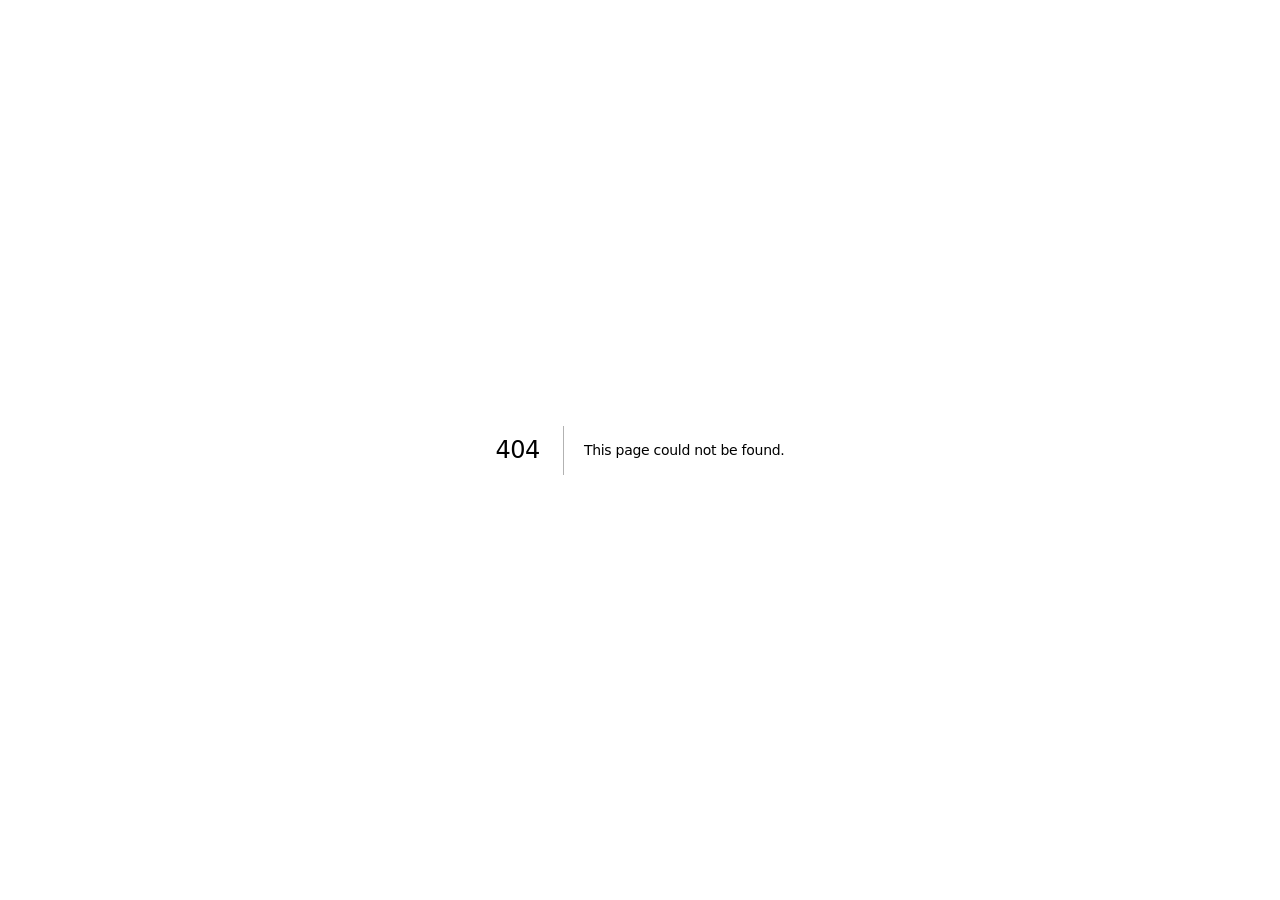
<file: 404/index.html>
<!DOCTYPE html><html lang="en" class="geist_1ca72cde-module__S_uLIq__variable geist_mono_2a9f4066-module__QBWwWG__variable"><head><meta charSet="utf-8"/><meta name="viewport" content="width=device-width, initial-scale=1"/><link rel="stylesheet" href="/_next/static/chunks/0fzm_truq3jv3.css" data-precedence="next"/><link rel="preload" as="script" fetchPriority="low" href="/_next/static/chunks/1jq4o6yq14o4c.js"/><script src="/_next/static/chunks/2imbn557mdp29.js" async=""></script><script src="/_next/static/chunks/3rxl-jt3pdxgx.js" async=""></script><script src="/_next/static/chunks/turbopack-0opnjlzilu2l3.js" async=""></script><script src="/_next/static/chunks/158myu8e_yme3.js" async=""></script><title>404: This page could not be found.</title><meta name="robots" content="noindex,nofollow,noarchive"/><meta name="next-size-adjust" content=""/><title>Cambrian Ventures — First checks for fintech&#x27;s earliest builders</title><meta name="description" content="Cambrian Ventures is a solo-GP, pre-seed and seed fintech fund founded in 2022 by Rex Salisbury (ex-a16z). It writes $100K–$500K first checks, non-lead, backed by the deepest operator network in fintech. ~50% of Fund I reached Series A vs. a 15.4% industry benchmark."/><meta name="author" content="Rex Salisbury"/><meta name="keywords" content="fintech VC,fintech venture capital,pre-seed fintech investor,seed fintech fund,solo GP fintech,Rex Salisbury,Cambrian Ventures,Cambrian fintech,fintech founder community"/><link rel="canonical" href="https://www.cambrian.vc/"/><meta property="og:title" content="Cambrian Ventures — First checks for fintech&#x27;s earliest builders"/><meta property="og:description" content="Cambrian Ventures is a solo-GP, pre-seed and seed fintech fund founded in 2022 by Rex Salisbury (ex-a16z). It writes $100K–$500K first checks, non-lead, backed by the deepest operator network in fintech. ~50% of Fund I reached Series A vs. a 15.4% industry benchmark."/><meta property="og:url" content="https://www.cambrian.vc/"/><meta property="og:site_name" content="Cambrian Ventures"/><meta property="og:locale" content="en_US"/><meta property="og:image" content="https://www.cambrian.vc/opengraph-image?45029b1f1884b88b"/><meta property="og:image:type" content="image/png"/><meta property="og:image:width" content="1200"/><meta property="og:image:height" content="630"/><meta property="og:image:alt" content="Cambrian Ventures — Fintech is 1% done."/><meta property="og:type" content="website"/><meta name="twitter:card" content="summary_large_image"/><meta name="twitter:site" content="@cambrianhq"/><meta name="twitter:creator" content="@rexsalisbury"/><meta name="twitter:title" content="Cambrian Ventures — First checks for fintech&#x27;s earliest builders"/><meta name="twitter:description" content="Cambrian Ventures is a solo-GP, pre-seed and seed fintech fund founded in 2022 by Rex Salisbury (ex-a16z). It writes $100K–$500K first checks, non-lead, backed by the deepest operator network in fintech. ~50% of Fund I reached Series A vs. a 15.4% industry benchmark."/><meta name="twitter:image" content="https://www.cambrian.vc/opengraph-image?45029b1f1884b88b"/><meta name="twitter:image:alt" content="Cambrian Ventures — Fintech is 1% done."/><meta name="twitter:image:type" content="image/png"/><meta name="twitter:image:width" content="1200"/><meta name="twitter:image:height" content="630"/><noscript><style>.reveal{opacity:1!important;transform:none!important}</style></noscript><script type="application/ld+json">{"@context":"https://schema.org","@graph":[{"@type":"Organization","@id":"https://www.cambrian.vc/#fund","name":"Cambrian Ventures","url":"https://www.cambrian.vc","email":"rex@cambrian.vc","description":"Solo-GP, pre-seed and seed fintech venture fund. Writes $100K–$500K first checks, non-lead, backed by an operator network from NerdWallet, Plaid, Betterment, Melio and SoFi.","foundingDate":"2022-01","founder":{"@id":"https://www.cambrian.vc/#rex"},"areaServed":"US","knowsAbout":["fintech","pre-seed investing","seed investing","financial infrastructure"],"sameAs":["https://www.linkedin.com/company/cambrianhq","https://x.com/rexsalisbury","https://youtube.com/@cambrianhq","https://cambrianhq.com"]},{"@type":"Person","@id":"https://www.cambrian.vc/#rex","name":"Rex Salisbury","jobTitle":"Solo General Partner","worksFor":{"@id":"https://www.cambrian.vc/#fund"},"description":"Founder and solo GP of Cambrian Ventures. Founding member of Andreessen Horowitz's fintech practice; former fintech software engineer and investment banker. Writes first checks to pre-seed and seed fintech founders.","email":"rex@cambrian.vc","homeLocation":"San Francisco, California","sameAs":["https://www.linkedin.com/in/rexsalisbury","https://x.com/rexsalisbury","https://rexsalisbury.substack.com","https://www.tiktok.com/@rex.salisbury","https://www.instagram.com/rexsalisbury"]},{"@type":"PodcastSeries","@id":"https://www.cambrian.vc/#podcast","name":"Cambrian Fintech with Rex Salisbury","url":"https://podcasts.apple.com/us/podcast/cambrian-fintech-with-rex-salisbury/id1677799041","author":{"@id":"https://www.cambrian.vc/#rex"},"webFeed":"https://cambrian.captivate.fm"},{"@type":"WebSite","@id":"https://www.cambrian.vc/#website","url":"https://www.cambrian.vc","name":"Cambrian Ventures","publisher":{"@id":"https://www.cambrian.vc/#fund"}}]}</script><script src="/_next/static/chunks/0cz1d0mv5g_q7.js" noModule=""></script></head><body><div data-varv-disclaimer="1" style="position:sticky;top:0;z-index:2147483647;background:#111;color:#fff;font:500 13px/1.45 system-ui,-apple-system,Segoe UI,Roboto,sans-serif;padding:8px 14px;text-align:center;border-bottom:1px solid #333;box-sizing:border-box;">Unsolicited concept redesign by Keep Pivoting — not affiliated with Cambrian Ventures. See the official site → <a href="https://www.cambrian.vc" style="color:#8ab4ff;text-decoration:underline;">https://www.cambrian.vc</a></div><div hidden=""><!--$--><!--/$--></div><div style="font-family:system-ui,&quot;Segoe UI&quot;,Roboto,Helvetica,Arial,sans-serif,&quot;Apple Color Emoji&quot;,&quot;Segoe UI Emoji&quot;;height:100vh;text-align:center;display:flex;flex-direction:column;align-items:center;justify-content:center"><div><style>body{color:#000;background:#fff;margin:0}.next-error-h1{border-right:1px solid rgba(0,0,0,.3)}@media (prefers-color-scheme:dark){body{color:#fff;background:#000}.next-error-h1{border-right:1px solid rgba(255,255,255,.3)}}</style><h1 class="next-error-h1" style="display:inline-block;margin:0 20px 0 0;padding:0 23px 0 0;font-size:24px;font-weight:500;vertical-align:top;line-height:49px">404</h1><div style="display:inline-block"><h2 style="font-size:14px;font-weight:400;line-height:49px;margin:0">This page could not be found.</h2></div></div></div><!--$--><!--/$--><script src="/_next/static/chunks/1jq4o6yq14o4c.js" id="_R_" async=""></script><script>(self.__next_f=self.__next_f||[]).push([0])</script><script>self.__next_f.push([1,"1:\"$Sreact.fragment\"\n4:I[39756,[\"/_next/static/chunks/158myu8e_yme3.js\"],\"default\"]\n5:I[37457,[\"/_next/static/chunks/158myu8e_yme3.js\"],\"default\"]\na:I[68027,[],\"default\",1]\n:HL[\"/_next/static/chunks/0fzm_truq3jv3.css\",\"style\"]\n2:[\"$\",\"style\",null,{\"children\":\".reveal{opacity:1!important;transform:none!important}\"}]\n3:T735,"])</script><script>self.__next_f.push([1,"{\"@context\":\"https://schema.org\",\"@graph\":[{\"@type\":\"Organization\",\"@id\":\"https://www.cambrian.vc/#fund\",\"name\":\"Cambrian Ventures\",\"url\":\"https://www.cambrian.vc\",\"email\":\"rex@cambrian.vc\",\"description\":\"Solo-GP, pre-seed and seed fintech venture fund. Writes $100K–$500K first checks, non-lead, backed by an operator network from NerdWallet, Plaid, Betterment, Melio and SoFi.\",\"foundingDate\":\"2022-01\",\"founder\":{\"@id\":\"https://www.cambrian.vc/#rex\"},\"areaServed\":\"US\",\"knowsAbout\":[\"fintech\",\"pre-seed investing\",\"seed investing\",\"financial infrastructure\"],\"sameAs\":[\"https://www.linkedin.com/company/cambrianhq\",\"https://x.com/rexsalisbury\",\"https://youtube.com/@cambrianhq\",\"https://cambrianhq.com\"]},{\"@type\":\"Person\",\"@id\":\"https://www.cambrian.vc/#rex\",\"name\":\"Rex Salisbury\",\"jobTitle\":\"Solo General Partner\",\"worksFor\":{\"@id\":\"https://www.cambrian.vc/#fund\"},\"description\":\"Founder and solo GP of Cambrian Ventures. Founding member of Andreessen Horowitz's fintech practice; former fintech software engineer and investment banker. Writes first checks to pre-seed and seed fintech founders.\",\"email\":\"rex@cambrian.vc\",\"homeLocation\":\"San Francisco, California\",\"sameAs\":[\"https://www.linkedin.com/in/rexsalisbury\",\"https://x.com/rexsalisbury\",\"https://rexsalisbury.substack.com\",\"https://www.tiktok.com/@rex.salisbury\",\"https://www.instagram.com/rexsalisbury\"]},{\"@type\":\"PodcastSeries\",\"@id\":\"https://www.cambrian.vc/#podcast\",\"name\":\"Cambrian Fintech with Rex Salisbury\",\"url\":\"https://podcasts.apple.com/us/podcast/cambrian-fintech-with-rex-salisbury/id1677799041\",\"author\":{\"@id\":\"https://www.cambrian.vc/#rex\"},\"webFeed\":\"https://cambrian.captivate.fm\"},{\"@type\":\"WebSite\",\"@id\":\"https://www.cambrian.vc/#website\",\"url\":\"https://www.cambrian.vc\",\"name\":\"Cambrian Ventures\",\"publisher\":{\"@id\":\"https://www.cambrian.vc/#fund\"}}]}"])</script><script>self.__next_f.push([1,"0:{\"P\":null,\"c\":[\"\",\"_not-found\",\"\"],\"q\":\"\",\"i\":false,\"f\":[[[\"\",{\"children\":[\"/_not-found\",{\"children\":[\"__PAGE__\",{}]}]},\"$undefined\",\"$undefined\",16],[[\"$\",\"$1\",\"c\",{\"children\":[[[\"$\",\"link\",\"0\",{\"rel\":\"stylesheet\",\"href\":\"/_next/static/chunks/0fzm_truq3jv3.css\",\"precedence\":\"next\",\"crossOrigin\":\"$undefined\",\"nonce\":\"$undefined\"}]],[\"$\",\"html\",null,{\"lang\":\"en\",\"className\":\"geist_1ca72cde-module__S_uLIq__variable geist_mono_2a9f4066-module__QBWwWG__variable\",\"children\":[[\"$\",\"head\",null,{\"children\":[[\"$\",\"noscript\",null,{\"children\":\"$2\"}],[\"$\",\"script\",null,{\"type\":\"application/ld+json\",\"dangerouslySetInnerHTML\":{\"__html\":\"$3\"}}]]}],[\"$\",\"body\",null,{\"children\":[\"$\",\"$L4\",null,{\"parallelRouterKey\":\"children\",\"error\":\"$undefined\",\"errorStyles\":\"$undefined\",\"errorScripts\":\"$undefined\",\"template\":[\"$\",\"$L5\",null,{}],\"templateStyles\":\"$undefined\",\"templateScripts\":\"$undefined\",\"notFound\":[[[\"$\",\"title\",null,{\"children\":\"404: This page could not be found.\"}],[\"$\",\"div\",null,{\"style\":{\"fontFamily\":\"system-ui,\\\"Segoe UI\\\",Roboto,Helvetica,Arial,sans-serif,\\\"Apple Color Emoji\\\",\\\"Segoe UI Emoji\\\"\",\"height\":\"100vh\",\"textAlign\":\"center\",\"display\":\"flex\",\"flexDirection\":\"column\",\"alignItems\":\"center\",\"justifyContent\":\"center\"},\"children\":[\"$\",\"div\",null,{\"children\":[[\"$\",\"style\",null,{\"dangerouslySetInnerHTML\":{\"__html\":\"body{color:#000;background:#fff;margin:0}.next-error-h1{border-right:1px solid rgba(0,0,0,.3)}@media (prefers-color-scheme:dark){body{color:#fff;background:#000}.next-error-h1{border-right:1px solid rgba(255,255,255,.3)}}\"}}],[\"$\",\"h1\",null,{\"className\":\"next-error-h1\",\"style\":{\"display\":\"inline-block\",\"margin\":\"0 20px 0 0\",\"padding\":\"0 23px 0 0\",\"fontSize\":24,\"fontWeight\":500,\"verticalAlign\":\"top\",\"lineHeight\":\"49px\"},\"children\":404}],[\"$\",\"div\",null,{\"style\":{\"display\":\"inline-block\"},\"children\":[\"$\",\"h2\",null,{\"style\":{\"fontSize\":14,\"fontWeight\":400,\"lineHeight\":\"49px\",\"margin\":0},\"children\":\"This page could not be found.\"}]}]]}]}]],[]],\"forbidden\":\"$undefined\",\"unauthorized\":\"$undefined\"}]}]]}]]}],{\"children\":[[\"$\",\"$1\",\"c\",{\"children\":[null,\"$L6\"]}],{\"children\":[\"$L7\",{},null,false,null]},null,false,\"$@8\"]},null,false,null],\"$L9\",false]],\"m\":\"$undefined\",\"G\":[\"$a\",[\"$Lb\"]],\"S\":true,\"h\":null,\"s\":\"$undefined\",\"l\":\"$undefined\",\"p\":\"$undefined\",\"d\":\"$undefined\",\"b\":\"Q0pLnJOR2vo7mL9BmVEdd\"}\n"])</script><script>self.__next_f.push([1,"c:I[97367,[\"/_next/static/chunks/158myu8e_yme3.js\"],\"OutletBoundary\"]\nd:\"$Sreact.suspense\"\n10:I[97367,[\"/_next/static/chunks/158myu8e_yme3.js\"],\"ViewportBoundary\"]\n12:I[97367,[\"/_next/static/chunks/158myu8e_yme3.js\"],\"MetadataBoundary\"]\n6:[\"$\",\"$L4\",null,{\"parallelRouterKey\":\"children\",\"error\":\"$undefined\",\"errorStyles\":\"$undefined\",\"errorScripts\":\"$undefined\",\"template\":[\"$\",\"$L5\",null,{}],\"templateStyles\":\"$undefined\",\"templateScripts\":\"$undefined\",\"notFound\":\"$undefined\",\"forbidden\":\"$undefined\",\"unauthorized\":\"$undefined\"}]\n7:[\"$\",\"$1\",\"c\",{\"children\":[[[\"$\",\"title\",null,{\"children\":\"404: This page could not be found.\"}],[\"$\",\"div\",null,{\"style\":\"$0:f:0:1:0:props:children:1:props:children:1:props:children:props:notFound:0:1:props:style\",\"children\":[\"$\",\"div\",null,{\"children\":[[\"$\",\"style\",null,{\"dangerouslySetInnerHTML\":{\"__html\":\"body{color:#000;background:#fff;margin:0}.next-error-h1{border-right:1px solid rgba(0,0,0,.3)}@media (prefers-color-scheme:dark){body{color:#fff;background:#000}.next-error-h1{border-right:1px solid rgba(255,255,255,.3)}}\"}}],[\"$\",\"h1\",null,{\"className\":\"next-error-h1\",\"style\":\"$0:f:0:1:0:props:children:1:props:children:1:props:children:props:notFound:0:1:props:children:props:children:1:props:style\",\"children\":404}],[\"$\",\"div\",null,{\"style\":\"$0:f:0:1:0:props:children:1:props:children:1:props:children:props:notFound:0:1:props:children:props:children:2:props:style\",\"children\":[\"$\",\"h2\",null,{\"style\":\"$0:f:0:1:0:props:children:1:props:children:1:props:children:props:notFound:0:1:props:children:props:children:2:props:children:props:style\",\"children\":\"This page could not be found.\"}]}]]}]}]],null,[\"$\",\"$Lc\",null,{\"children\":[\"$\",\"$d\",null,{\"name\":\"Next.MetadataOutlet\",\"children\":\"$@e\"}]}]]}]\nf:[]\n8:\"$Wf\"\n9:[\"$\",\"$1\",\"h\",{\"children\":[[\"$\",\"meta\",null,{\"name\":\"robots\",\"content\":\"noindex\"}],[\"$\",\"$L10\",null,{\"children\":\"$L11\"}],[\"$\",\"div\",null,{\"hidden\":true,\"children\":[\"$\",\"$L12\",null,{\"children\":[\"$\",\"$d\",null,{\"name\":\"Next.Metadata\",\"children\":\"$L13\"}]}]}],[\"$\",\"meta\",null,{\"name\":\"next-size-adjust\",\"content\":\"\"}]]}]\nb:[\"$\",\"link\",\"0\",{\"rel\":\"stylesheet\",\"href\":\"/_next/static/chunks/0fzm_truq3jv3.css\",\"precedence\":\"next\",\"crossOrigin\":\"$undefined\",\"nonce\":\"$undefined\"}]\n"])</script><script>self.__next_f.push([1,"11:[[\"$\",\"meta\",\"0\",{\"charSet\":\"utf-8\"}],[\"$\",\"meta\",\"1\",{\"name\":\"viewport\",\"content\":\"width=device-width, initial-scale=1\"}]]\n"])</script><script>self.__next_f.push([1,"e:null\n"])</script><script>self.__next_f.push([1,"13:[[\"$\",\"title\",\"0\",{\"children\":\"Cambrian Ventures — First checks for fintech's earliest builders\"}],[\"$\",\"meta\",\"1\",{\"name\":\"description\",\"content\":\"Cambrian Ventures is a solo-GP, pre-seed and seed fintech fund founded in 2022 by Rex Salisbury (ex-a16z). It writes $100K–$500K first checks, non-lead, backed by the deepest operator network in fintech. ~50% of Fund I reached Series A vs. a 15.4% industry benchmark.\"}],[\"$\",\"meta\",\"2\",{\"name\":\"author\",\"content\":\"Rex Salisbury\"}],[\"$\",\"meta\",\"3\",{\"name\":\"keywords\",\"content\":\"fintech VC,fintech venture capital,pre-seed fintech investor,seed fintech fund,solo GP fintech,Rex Salisbury,Cambrian Ventures,Cambrian fintech,fintech founder community\"}],[\"$\",\"link\",\"4\",{\"rel\":\"canonical\",\"href\":\"https://www.cambrian.vc/\"}],[\"$\",\"meta\",\"5\",{\"property\":\"og:title\",\"content\":\"Cambrian Ventures — First checks for fintech's earliest builders\"}],[\"$\",\"meta\",\"6\",{\"property\":\"og:description\",\"content\":\"Cambrian Ventures is a solo-GP, pre-seed and seed fintech fund founded in 2022 by Rex Salisbury (ex-a16z). It writes $100K–$500K first checks, non-lead, backed by the deepest operator network in fintech. ~50% of Fund I reached Series A vs. a 15.4% industry benchmark.\"}],[\"$\",\"meta\",\"7\",{\"property\":\"og:url\",\"content\":\"https://www.cambrian.vc/\"}],[\"$\",\"meta\",\"8\",{\"property\":\"og:site_name\",\"content\":\"Cambrian Ventures\"}],[\"$\",\"meta\",\"9\",{\"property\":\"og:locale\",\"content\":\"en_US\"}],[\"$\",\"meta\",\"10\",{\"property\":\"og:image\",\"content\":\"https://www.cambrian.vc/opengraph-image?45029b1f1884b88b\"}],[\"$\",\"meta\",\"11\",{\"property\":\"og:image:type\",\"content\":\"image/png\"}],[\"$\",\"meta\",\"12\",{\"property\":\"og:image:width\",\"content\":\"1200\"}],[\"$\",\"meta\",\"13\",{\"property\":\"og:image:height\",\"content\":\"630\"}],[\"$\",\"meta\",\"14\",{\"property\":\"og:image:alt\",\"content\":\"Cambrian Ventures — Fintech is 1% done.\"}],[\"$\",\"meta\",\"15\",{\"property\":\"og:type\",\"content\":\"website\"}],[\"$\",\"meta\",\"16\",{\"name\":\"twitter:card\",\"content\":\"summary_large_image\"}],[\"$\",\"meta\",\"17\",{\"name\":\"twitter:site\",\"content\":\"@cambrianhq\"}],[\"$\",\"meta\",\"18\",{\"name\":\"twitter:creator\",\"content\":\"@rexsalisbury\"}],[\"$\",\"meta\",\"19\",{\"name\":\"twitter:title\",\"content\":\"Cambrian Ventures — First checks for fintech's earliest builders\"}],[\"$\",\"meta\",\"20\",{\"name\":\"twitter:description\",\"content\":\"Cambrian Ventures is a solo-GP, pre-seed and seed fintech fund founded in 2022 by Rex Salisbury (ex-a16z). It writes $100K–$500K first checks, non-lead, backed by the deepest operator network in fintech. ~50% of Fund I reached Series A vs. a 15.4% industry benchmark.\"}],[\"$\",\"meta\",\"21\",{\"name\":\"twitter:image\",\"content\":\"https://www.cambrian.vc/opengraph-image?45029b1f1884b88b\"}],[\"$\",\"meta\",\"22\",{\"name\":\"twitter:image:alt\",\"content\":\"Cambrian Ventures — Fintech is 1% done.\"}],[\"$\",\"meta\",\"23\",{\"name\":\"twitter:image:type\",\"content\":\"image/png\"}],[\"$\",\"meta\",\"24\",{\"name\":\"twitter:image:width\",\"content\":\"1200\"}],[\"$\",\"meta\",\"25\",{\"name\":\"twitter:image:height\",\"content\":\"630\"}]]\n"])</script></body></html>
</file>
<file: _next/static/chunks/0fzm_truq3jv3.css>
@font-face{font-family:Geist;font-style:normal;font-weight:400;font-display:swap;src:url(../media/fef07dbb0973bf53-s.3p2_lha1f2xer.woff2)format("woff2");unicode-range:U+460-52F,U+1C80-1C8A,U+20B4,U+2DE0-2DFF,U+A640-A69F,U+FE2E-FE2F}@font-face{font-family:Geist;font-style:normal;font-weight:400;font-display:swap;src:url(../media/8a480f0b521d4e75-s.1qq4vpdcun5oj.woff2)format("woff2");unicode-range:U+301,U+400-45F,U+490-491,U+4B0-4B1,U+2116}@font-face{font-family:Geist;font-style:normal;font-weight:400;font-display:swap;src:url(../media/53b9e256198e5412-s.390ncx5urfkfu.woff2)format("woff2");unicode-range:U+102-103,U+110-111,U+128-129,U+168-169,U+1A0-1A1,U+1AF-1B0,U+300-301,U+303-304,U+308-309,U+323,U+329,U+1EA0-1EF9,U+20AB}@font-face{font-family:Geist;font-style:normal;font-weight:400;font-display:swap;src:url(../media/7178b3e590c64307-s.21jp631_3pja2.woff2)format("woff2");unicode-range:U+100-2BA,U+2BD-2C5,U+2C7-2CC,U+2CE-2D7,U+2DD-2FF,U+304,U+308,U+329,U+1D00-1DBF,U+1E00-1E9F,U+1EF2-1EFF,U+2020,U+20A0-20AB,U+20AD-20C0,U+2113,U+2C60-2C7F,U+A720-A7FF}@font-face{font-family:Geist;font-style:normal;font-weight:400;font-display:swap;src:url(../media/caa3a2e1cccd8315-s.p.0wgildi0cnwt9.woff2)format("woff2");unicode-range:U+??,U+131,U+152-153,U+2BB-2BC,U+2C6,U+2DA,U+2DC,U+304,U+308,U+329,U+2000-206F,U+20AC,U+2122,U+2191,U+2193,U+2212,U+2215,U+FEFF,U+FFFD}@font-face{font-family:Geist;font-style:normal;font-weight:500;font-display:swap;src:url(../media/fef07dbb0973bf53-s.3p2_lha1f2xer.woff2)format("woff2");unicode-range:U+460-52F,U+1C80-1C8A,U+20B4,U+2DE0-2DFF,U+A640-A69F,U+FE2E-FE2F}@font-face{font-family:Geist;font-style:normal;font-weight:500;font-display:swap;src:url(../media/8a480f0b521d4e75-s.1qq4vpdcun5oj.woff2)format("woff2");unicode-range:U+301,U+400-45F,U+490-491,U+4B0-4B1,U+2116}@font-face{font-family:Geist;font-style:normal;font-weight:500;font-display:swap;src:url(../media/53b9e256198e5412-s.390ncx5urfkfu.woff2)format("woff2");unicode-range:U+102-103,U+110-111,U+128-129,U+168-169,U+1A0-1A1,U+1AF-1B0,U+300-301,U+303-304,U+308-309,U+323,U+329,U+1EA0-1EF9,U+20AB}@font-face{font-family:Geist;font-style:normal;font-weight:500;font-display:swap;src:url(../media/7178b3e590c64307-s.21jp631_3pja2.woff2)format("woff2");unicode-range:U+100-2BA,U+2BD-2C5,U+2C7-2CC,U+2CE-2D7,U+2DD-2FF,U+304,U+308,U+329,U+1D00-1DBF,U+1E00-1E9F,U+1EF2-1EFF,U+2020,U+20A0-20AB,U+20AD-20C0,U+2113,U+2C60-2C7F,U+A720-A7FF}@font-face{font-family:Geist;font-style:normal;font-weight:500;font-display:swap;src:url(../media/caa3a2e1cccd8315-s.p.0wgildi0cnwt9.woff2)format("woff2");unicode-range:U+??,U+131,U+152-153,U+2BB-2BC,U+2C6,U+2DA,U+2DC,U+304,U+308,U+329,U+2000-206F,U+20AC,U+2122,U+2191,U+2193,U+2212,U+2215,U+FEFF,U+FFFD}@font-face{font-family:Geist;font-style:normal;font-weight:600;font-display:swap;src:url(../media/fef07dbb0973bf53-s.3p2_lha1f2xer.woff2)format("woff2");unicode-range:U+460-52F,U+1C80-1C8A,U+20B4,U+2DE0-2DFF,U+A640-A69F,U+FE2E-FE2F}@font-face{font-family:Geist;font-style:normal;font-weight:600;font-display:swap;src:url(../media/8a480f0b521d4e75-s.1qq4vpdcun5oj.woff2)format("woff2");unicode-range:U+301,U+400-45F,U+490-491,U+4B0-4B1,U+2116}@font-face{font-family:Geist;font-style:normal;font-weight:600;font-display:swap;src:url(../media/53b9e256198e5412-s.390ncx5urfkfu.woff2)format("woff2");unicode-range:U+102-103,U+110-111,U+128-129,U+168-169,U+1A0-1A1,U+1AF-1B0,U+300-301,U+303-304,U+308-309,U+323,U+329,U+1EA0-1EF9,U+20AB}@font-face{font-family:Geist;font-style:normal;font-weight:600;font-display:swap;src:url(../media/7178b3e590c64307-s.21jp631_3pja2.woff2)format("woff2");unicode-range:U+100-2BA,U+2BD-2C5,U+2C7-2CC,U+2CE-2D7,U+2DD-2FF,U+304,U+308,U+329,U+1D00-1DBF,U+1E00-1E9F,U+1EF2-1EFF,U+2020,U+20A0-20AB,U+20AD-20C0,U+2113,U+2C60-2C7F,U+A720-A7FF}@font-face{font-family:Geist;font-style:normal;font-weight:600;font-display:swap;src:url(../media/caa3a2e1cccd8315-s.p.0wgildi0cnwt9.woff2)format("woff2");unicode-range:U+??,U+131,U+152-153,U+2BB-2BC,U+2C6,U+2DA,U+2DC,U+304,U+308,U+329,U+2000-206F,U+20AC,U+2122,U+2191,U+2193,U+2212,U+2215,U+FEFF,U+FFFD}@font-face{font-family:Geist;font-style:normal;font-weight:700;font-display:swap;src:url(../media/fef07dbb0973bf53-s.3p2_lha1f2xer.woff2)format("woff2");unicode-range:U+460-52F,U+1C80-1C8A,U+20B4,U+2DE0-2DFF,U+A640-A69F,U+FE2E-FE2F}@font-face{font-family:Geist;font-style:normal;font-weight:700;font-display:swap;src:url(../media/8a480f0b521d4e75-s.1qq4vpdcun5oj.woff2)format("woff2");unicode-range:U+301,U+400-45F,U+490-491,U+4B0-4B1,U+2116}@font-face{font-family:Geist;font-style:normal;font-weight:700;font-display:swap;src:url(../media/53b9e256198e5412-s.390ncx5urfkfu.woff2)format("woff2");unicode-range:U+102-103,U+110-111,U+128-129,U+168-169,U+1A0-1A1,U+1AF-1B0,U+300-301,U+303-304,U+308-309,U+323,U+329,U+1EA0-1EF9,U+20AB}@font-face{font-family:Geist;font-style:normal;font-weight:700;font-display:swap;src:url(../media/7178b3e590c64307-s.21jp631_3pja2.woff2)format("woff2");unicode-range:U+100-2BA,U+2BD-2C5,U+2C7-2CC,U+2CE-2D7,U+2DD-2FF,U+304,U+308,U+329,U+1D00-1DBF,U+1E00-1E9F,U+1EF2-1EFF,U+2020,U+20A0-20AB,U+20AD-20C0,U+2113,U+2C60-2C7F,U+A720-A7FF}@font-face{font-family:Geist;font-style:normal;font-weight:700;font-display:swap;src:url(../media/caa3a2e1cccd8315-s.p.0wgildi0cnwt9.woff2)format("woff2");unicode-range:U+??,U+131,U+152-153,U+2BB-2BC,U+2C6,U+2DA,U+2DC,U+304,U+308,U+329,U+2000-206F,U+20AC,U+2122,U+2191,U+2193,U+2212,U+2215,U+FEFF,U+FFFD}@font-face{font-family:Geist Fallback;src:local(Arial);ascent-override:95.94%;descent-override:28.16%;line-gap-override:0.0%;size-adjust:104.76%}.geist_1ca72cde-module__S_uLIq__className{font-family:Geist,Geist Fallback;font-style:normal}.geist_1ca72cde-module__S_uLIq__variable{--font-geist:"Geist", "Geist Fallback"}
@font-face{font-family:Geist Mono;font-style:normal;font-weight:400;font-display:swap;src:url(../media/5ce348bf30bf5439-s.31988l_ccedte.woff2)format("woff2");unicode-range:U+460-52F,U+1C80-1C8A,U+20B4,U+2DE0-2DFF,U+A640-A69F,U+FE2E-FE2F}@font-face{font-family:Geist Mono;font-style:normal;font-weight:400;font-display:swap;src:url(../media/4fa387ec64143e14-s.2tuy5pz7dlieh.woff2)format("woff2");unicode-range:U+301,U+400-45F,U+490-491,U+4B0-4B1,U+2116}@font-face{font-family:Geist Mono;font-style:normal;font-weight:400;font-display:swap;src:url(../media/6306c77e7c8268e4-s.2dbetqa9o8jxf.woff2)format("woff2");unicode-range:U+2000-2001,U+2004-2008,U+200A,U+23B8-23BD,U+2500-259F}@font-face{font-family:Geist Mono;font-style:normal;font-weight:400;font-display:swap;src:url(../media/7d817b4c03b0c5f1-s.1uyisp29ctx0d.woff2)format("woff2");unicode-range:U+102-103,U+110-111,U+128-129,U+168-169,U+1A0-1A1,U+1AF-1B0,U+300-301,U+303-304,U+308-309,U+323,U+329,U+1EA0-1EF9,U+20AB}@font-face{font-family:Geist Mono;font-style:normal;font-weight:400;font-display:swap;src:url(../media/bbc41e54d2fcbd21-s.1rgnod-3esatf.woff2)format("woff2");unicode-range:U+100-2BA,U+2BD-2C5,U+2C7-2CC,U+2CE-2D7,U+2DD-2FF,U+304,U+308,U+329,U+1D00-1DBF,U+1E00-1E9F,U+1EF2-1EFF,U+2020,U+20A0-20AB,U+20AD-20C0,U+2113,U+2C60-2C7F,U+A720-A7FF}@font-face{font-family:Geist Mono;font-style:normal;font-weight:400;font-display:swap;src:url(../media/797e433ab948586e-s.p.0r6juujl39pe6.woff2)format("woff2");unicode-range:U+??,U+131,U+152-153,U+2BB-2BC,U+2C6,U+2DA,U+2DC,U+304,U+308,U+329,U+2000-206F,U+20AC,U+2122,U+2191,U+2193,U+2212,U+2215,U+FEFF,U+FFFD}@font-face{font-family:Geist Mono;font-style:normal;font-weight:500;font-display:swap;src:url(../media/5ce348bf30bf5439-s.31988l_ccedte.woff2)format("woff2");unicode-range:U+460-52F,U+1C80-1C8A,U+20B4,U+2DE0-2DFF,U+A640-A69F,U+FE2E-FE2F}@font-face{font-family:Geist Mono;font-style:normal;font-weight:500;font-display:swap;src:url(../media/4fa387ec64143e14-s.2tuy5pz7dlieh.woff2)format("woff2");unicode-range:U+301,U+400-45F,U+490-491,U+4B0-4B1,U+2116}@font-face{font-family:Geist Mono;font-style:normal;font-weight:500;font-display:swap;src:url(../media/6306c77e7c8268e4-s.2dbetqa9o8jxf.woff2)format("woff2");unicode-range:U+2000-2001,U+2004-2008,U+200A,U+23B8-23BD,U+2500-259F}@font-face{font-family:Geist Mono;font-style:normal;font-weight:500;font-display:swap;src:url(../media/7d817b4c03b0c5f1-s.1uyisp29ctx0d.woff2)format("woff2");unicode-range:U+102-103,U+110-111,U+128-129,U+168-169,U+1A0-1A1,U+1AF-1B0,U+300-301,U+303-304,U+308-309,U+323,U+329,U+1EA0-1EF9,U+20AB}@font-face{font-family:Geist Mono;font-style:normal;font-weight:500;font-display:swap;src:url(../media/bbc41e54d2fcbd21-s.1rgnod-3esatf.woff2)format("woff2");unicode-range:U+100-2BA,U+2BD-2C5,U+2C7-2CC,U+2CE-2D7,U+2DD-2FF,U+304,U+308,U+329,U+1D00-1DBF,U+1E00-1E9F,U+1EF2-1EFF,U+2020,U+20A0-20AB,U+20AD-20C0,U+2113,U+2C60-2C7F,U+A720-A7FF}@font-face{font-family:Geist Mono;font-style:normal;font-weight:500;font-display:swap;src:url(../media/797e433ab948586e-s.p.0r6juujl39pe6.woff2)format("woff2");unicode-range:U+??,U+131,U+152-153,U+2BB-2BC,U+2C6,U+2DA,U+2DC,U+304,U+308,U+329,U+2000-206F,U+20AC,U+2122,U+2191,U+2193,U+2212,U+2215,U+FEFF,U+FFFD}@font-face{font-family:Geist Mono;font-style:normal;font-weight:600;font-display:swap;src:url(../media/5ce348bf30bf5439-s.31988l_ccedte.woff2)format("woff2");unicode-range:U+460-52F,U+1C80-1C8A,U+20B4,U+2DE0-2DFF,U+A640-A69F,U+FE2E-FE2F}@font-face{font-family:Geist Mono;font-style:normal;font-weight:600;font-display:swap;src:url(../media/4fa387ec64143e14-s.2tuy5pz7dlieh.woff2)format("woff2");unicode-range:U+301,U+400-45F,U+490-491,U+4B0-4B1,U+2116}@font-face{font-family:Geist Mono;font-style:normal;font-weight:600;font-display:swap;src:url(../media/6306c77e7c8268e4-s.2dbetqa9o8jxf.woff2)format("woff2");unicode-range:U+2000-2001,U+2004-2008,U+200A,U+23B8-23BD,U+2500-259F}@font-face{font-family:Geist Mono;font-style:normal;font-weight:600;font-display:swap;src:url(../media/7d817b4c03b0c5f1-s.1uyisp29ctx0d.woff2)format("woff2");unicode-range:U+102-103,U+110-111,U+128-129,U+168-169,U+1A0-1A1,U+1AF-1B0,U+300-301,U+303-304,U+308-309,U+323,U+329,U+1EA0-1EF9,U+20AB}@font-face{font-family:Geist Mono;font-style:normal;font-weight:600;font-display:swap;src:url(../media/bbc41e54d2fcbd21-s.1rgnod-3esatf.woff2)format("woff2");unicode-range:U+100-2BA,U+2BD-2C5,U+2C7-2CC,U+2CE-2D7,U+2DD-2FF,U+304,U+308,U+329,U+1D00-1DBF,U+1E00-1E9F,U+1EF2-1EFF,U+2020,U+20A0-20AB,U+20AD-20C0,U+2113,U+2C60-2C7F,U+A720-A7FF}@font-face{font-family:Geist Mono;font-style:normal;font-weight:600;font-display:swap;src:url(../media/797e433ab948586e-s.p.0r6juujl39pe6.woff2)format("woff2");unicode-range:U+??,U+131,U+152-153,U+2BB-2BC,U+2C6,U+2DA,U+2DC,U+304,U+308,U+329,U+2000-206F,U+20AC,U+2122,U+2191,U+2193,U+2212,U+2215,U+FEFF,U+FFFD}@font-face{font-family:Geist Mono Fallback;src:local(Arial);ascent-override:74.67%;descent-override:21.92%;line-gap-override:0.0%;size-adjust:134.59%}.geist_mono_2a9f4066-module__QBWwWG__className{font-family:Geist Mono,Geist Mono Fallback;font-style:normal}.geist_mono_2a9f4066-module__QBWwWG__variable{--font-geist-mono:"Geist Mono", "Geist Mono Fallback"}
@layer properties{@supports (((-webkit-hyphens:none)) and (not (margin-trim:inline))) or ((-moz-orient:inline) and (not (color:rgb(from red r g b)))){*,:before,:after,::backdrop{--tw-translate-x:0;--tw-translate-y:0;--tw-translate-z:0;--tw-rotate-x:initial;--tw-rotate-y:initial;--tw-rotate-z:initial;--tw-skew-x:initial;--tw-skew-y:initial;--tw-space-y-reverse:0;--tw-border-style:solid;--tw-leading:initial;--tw-font-weight:initial;--tw-tracking:initial;--tw-shadow:0 0 #0000;--tw-shadow-color:initial;--tw-shadow-alpha:100%;--tw-inset-shadow:0 0 #0000;--tw-inset-shadow-color:initial;--tw-inset-shadow-alpha:100%;--tw-ring-color:initial;--tw-ring-shadow:0 0 #0000;--tw-inset-ring-color:initial;--tw-inset-ring-shadow:0 0 #0000;--tw-ring-inset:initial;--tw-ring-offset-width:0px;--tw-ring-offset-color:#fff;--tw-ring-offset-shadow:0 0 #0000;--tw-backdrop-blur:initial;--tw-backdrop-brightness:initial;--tw-backdrop-contrast:initial;--tw-backdrop-grayscale:initial;--tw-backdrop-hue-rotate:initial;--tw-backdrop-invert:initial;--tw-backdrop-opacity:initial;--tw-backdrop-saturate:initial;--tw-backdrop-sepia:initial;--tw-duration:initial}}}@layer theme{:root,:host{--font-sans:var(--font-geist), system-ui, -apple-system, sans-serif;--font-mono:var(--font-geist-mono), ui-monospace, "SF Mono", monospace;--spacing:.25rem;--container-xs:20rem;--container-md:28rem;--container-xl:36rem;--container-2xl:42rem;--container-3xl:48rem;--container-4xl:56rem;--container-6xl:72rem;--text-xs:.75rem;--text-xs--line-height:calc(1 / .75);--text-sm:.875rem;--text-sm--line-height:calc(1.25 / .875);--text-lg:1.125rem;--text-lg--line-height:calc(1.75 / 1.125);--text-xl:1.25rem;--text-xl--line-height:calc(1.75 / 1.25);--text-2xl:1.5rem;--text-2xl--line-height:calc(2 / 1.5);--text-3xl:1.875rem;--text-3xl--line-height:calc(2.25 / 1.875);--text-4xl:2.25rem;--text-4xl--line-height:calc(2.5 / 2.25);--text-5xl:3rem;--text-5xl--line-height:1;--text-6xl:3.75rem;--text-6xl--line-height:1;--font-weight-medium:500;--font-weight-semibold:600;--tracking-tight:-.025em;--tracking-wider:.05em;--leading-relaxed:1.625;--radius-xl:.75rem;--radius-2xl:1rem;--radius-3xl:1.5rem;--animate-ping:ping 1s cubic-bezier(0, 0, .2, 1) infinite;--blur-md:12px;--default-transition-duration:.15s;--default-transition-timing-function:cubic-bezier(.4, 0, .2, 1);--default-font-family:var(--font-sans);--default-mono-font-family:var(--font-mono);--color-ink:#0b1b2b;--color-ink-2:#0e2334;--color-ink-3:#14304a;--color-paper:#f6f8fa;--color-paper-2:#fff;--color-paper-3:#eef1f5;--color-slate:#46586b;--color-slate-2:#6b7c8e;--color-mist:#9fb2c4;--color-mist-2:#64798d;--color-signal:#12b76a;--color-signal-2:#1fd188}}@layer base{*,:after,:before,::backdrop{box-sizing:border-box;border:0 solid;margin:0;padding:0}::file-selector-button{box-sizing:border-box;border:0 solid;margin:0;padding:0}html,:host{-webkit-text-size-adjust:100%;tab-size:4;line-height:1.5;font-family:var(--default-font-family,ui-sans-serif, system-ui, sans-serif, "Apple Color Emoji", "Segoe UI Emoji", "Segoe UI Symbol", "Noto Color Emoji");font-feature-settings:var(--default-font-feature-settings,normal);font-variation-settings:var(--default-font-variation-settings,normal);-webkit-tap-highlight-color:transparent}hr{height:0;color:inherit;border-top-width:1px}abbr:where([title]){-webkit-text-decoration:underline dotted;text-decoration:underline dotted}h1,h2,h3,h4,h5,h6{font-size:inherit;font-weight:inherit}a{color:inherit;-webkit-text-decoration:inherit;-webkit-text-decoration:inherit;-webkit-text-decoration:inherit;-webkit-text-decoration:inherit;text-decoration:inherit}b,strong{font-weight:bolder}code,kbd,samp,pre{font-family:var(--default-mono-font-family,ui-monospace, SFMono-Regular, Menlo, Monaco, Consolas, "Liberation Mono", "Courier New", monospace);font-feature-settings:var(--default-mono-font-feature-settings,normal);font-variation-settings:var(--default-mono-font-variation-settings,normal);font-size:1em}small{font-size:80%}sub,sup{vertical-align:baseline;font-size:75%;line-height:0;position:relative}sub{bottom:-.25em}sup{top:-.5em}table{text-indent:0;border-color:inherit;border-collapse:collapse}:-moz-focusring{outline:auto}progress{vertical-align:baseline}summary{display:list-item}ol,ul,menu{list-style:none}img,svg,video,canvas,audio,iframe,embed,object{vertical-align:middle;display:block}img,video{max-width:100%;height:auto}button,input,select,optgroup,textarea{font:inherit;font-feature-settings:inherit;font-variation-settings:inherit;letter-spacing:inherit;color:inherit;opacity:1;background-color:#0000;border-radius:0}::file-selector-button{font:inherit;font-feature-settings:inherit;font-variation-settings:inherit;letter-spacing:inherit;color:inherit;opacity:1;background-color:#0000;border-radius:0}:where(select:is([multiple],[size])) optgroup{font-weight:bolder}:where(select:is([multiple],[size])) optgroup option{padding-inline-start:20px}::file-selector-button{margin-inline-end:4px}::placeholder{opacity:1}@supports (not ((-webkit-appearance:-apple-pay-button))) or (contain-intrinsic-size:1px){::placeholder{color:currentColor}@supports (color:color-mix(in lab, red, red)){::placeholder{color:color-mix(in oklab, currentcolor 50%, transparent)}}}textarea{resize:vertical}::-webkit-search-decoration{-webkit-appearance:none}::-webkit-date-and-time-value{min-height:1lh;text-align:inherit}::-webkit-datetime-edit{display:inline-flex}::-webkit-datetime-edit-fields-wrapper{padding:0}::-webkit-datetime-edit{padding-block:0}::-webkit-datetime-edit-year-field{padding-block:0}::-webkit-datetime-edit-month-field{padding-block:0}::-webkit-datetime-edit-day-field{padding-block:0}::-webkit-datetime-edit-hour-field{padding-block:0}::-webkit-datetime-edit-minute-field{padding-block:0}::-webkit-datetime-edit-second-field{padding-block:0}::-webkit-datetime-edit-millisecond-field{padding-block:0}::-webkit-datetime-edit-meridiem-field{padding-block:0}::-webkit-calendar-picker-indicator{line-height:1}:-moz-ui-invalid{box-shadow:none}button,input:where([type=button],[type=reset],[type=submit]){appearance:button}::file-selector-button{appearance:button}::-webkit-inner-spin-button{height:auto}::-webkit-outer-spin-button{height:auto}[hidden]:where(:not([hidden=until-found])){display:none!important}:root{--lightningcss-light:initial;--lightningcss-dark: ;color-scheme:light}html{scroll-behavior:smooth;-webkit-font-smoothing:antialiased;-moz-osx-font-smoothing:grayscale;text-rendering:optimizelegibility}body{background-color:var(--color-paper);color:var(--color-ink);font-family:var(--font-sans);font-feature-settings:"ss01", "cv01";overflow-x:clip}::selection{background:var(--color-signal);color:#04140c}:focus-visible{outline:2px solid var(--color-signal);outline-offset:3px;border-radius:2px}h1,h2,h3{letter-spacing:-.02em;text-wrap:balance}}@layer components{.mono{font-family:var(--font-mono)}.tnum{font-variant-numeric:tabular-nums;font-feature-settings:"tnum"}.eyebrow{font-family:var(--font-mono);text-transform:uppercase;letter-spacing:.18em;font-size:.72rem;font-weight:500}.hair{border-color:#0b1b2b1f}@supports (color:color-mix(in lab, red, red)){.hair{border-color:color-mix(in srgb, var(--color-ink) 12%, transparent)}}.hair-d{border-color:#ffffff1f}.link-underline{background-image:linear-gradient(currentColor,currentColor);background-position:0 100%;background-repeat:no-repeat;background-size:0% 1px;transition:background-size .35s cubic-bezier(.22,1,.36,1)}.link-underline:hover{background-size:100% 1px}.grid-ink{background-color:var(--color-ink);background-image:linear-gradient(#ffffff09 1px,#0000 1px),linear-gradient(90deg,#ffffff09 1px,#0000 1px);background-position:50%;background-size:64px 64px}.hero-glow:before{content:"";pointer-events:none;background:radial-gradient(50rem 34rem at 82% -8%,#12b76a21,#0000 60%),radial-gradient(44rem 40rem at 6% 108%,#2f6df014,#0000 58%);position:absolute;inset:0}@supports (color:color-mix(in lab, red, red)){.hero-glow:before{background:radial-gradient(50rem 34rem at 82% -8%, color-mix(in srgb, var(--color-signal) 13%, transparent), transparent 60%), radial-gradient(44rem 40rem at 6% 108%, #2f6df014, transparent 58%)}}.grid-fade{-webkit-mask-image:radial-gradient(130% 120% at 50% 25%,#000 35%,#0000 100%);mask-image:radial-gradient(130% 120% at 50% 25%,#000 35%,#0000 100%)}.marquee{min-width:200%;animation:marquee var(--marquee-duration,40s) linear infinite;will-change:transform;display:inline-flex}.marquee-slow{--marquee-duration:70s}.belt-mask{-webkit-mask-image:linear-gradient(90deg,#0000,#000 8% 92%,#0000);mask-image:linear-gradient(90deg,#0000,#000 8% 92%,#0000)}.logo-wall img{opacity:.6;width:auto;height:1.65rem;transition:opacity .25s}.logo-wall img:hover{opacity:1}.pf-card{transition:transform .35s cubic-bezier(.22,1,.36,1),border-color .3s,box-shadow .3s}.pf-card:hover{border-color:#0b1b2b42;transform:translateY(-5px)}@supports (color:color-mix(in lab, red, red)){.pf-card:hover{border-color:color-mix(in srgb, var(--color-ink) 26%, transparent)}}.pf-card:hover{box-shadow:0 18px 40px -24px #0b1b2b73}@supports (color:color-mix(in lab, red, red)){.pf-card:hover{box-shadow:0 18px 40px -24px color-mix(in srgb, var(--color-ink) 45%, transparent)}}.pf-card .pf-arrow{transition:transform .3s cubic-bezier(.22,1,.36,1)}.pf-card:hover .pf-arrow{transform:translate(3px,-3px)}.dropzone{transition:border-color .25s,background-color .25s,transform .25s cubic-bezier(.22,1,.36,1)}.dropzone:hover{background:#ffffff0a;border-color:#fff6}.dropzone.drag{border-color:var(--color-signal);background:#12b76a1a}@supports (color:color-mix(in lab, red, red)){.dropzone.drag{background:color-mix(in srgb, var(--color-signal) 10%, transparent)}}.dropzone.drag{transform:scale(1.015)}.holding{transition:background-color .25s,padding-left .3s cubic-bezier(.22,1,.36,1)}.holding:hover{background-color:var(--color-paper-2);padding-left:1.25rem}.btn{border-radius:999px;align-items:center;gap:.5rem;padding:.85rem 1.35rem;font-size:.94rem;font-weight:500;line-height:1;transition:transform .18s,background-color .2s,color .2s,border-color .2s;display:inline-flex}.btn:active{transform:translateY(1px)}.btn-signal{background:var(--color-signal);color:#04140c}.btn-signal:hover{background:var(--color-signal-2)}.btn-ink{background:var(--color-ink);color:var(--color-paper)}.btn-ink:hover{background:var(--color-ink-2)}.btn-ghost-d{color:#fff;border:1px solid #ffffff38}.btn-ghost-d:hover{background:#ffffff0f;border-color:#ffffff6b}.btn-ghost{border:1px solid #0b1b2b33}@supports (color:color-mix(in lab, red, red)){.btn-ghost{border:1px solid color-mix(in srgb, var(--color-ink) 20%, transparent)}}.btn-ghost{color:var(--color-ink)}.btn-ghost:hover{border-color:#0b1b2b6b}@supports (color:color-mix(in lab, red, red)){.btn-ghost:hover{border-color:color-mix(in srgb, var(--color-ink) 42%, transparent)}}.btn-ghost:hover{background:#0b1b2b0a}@supports (color:color-mix(in lab, red, red)){.btn-ghost:hover{background:color-mix(in srgb, var(--color-ink) 4%, transparent)}}.reveal,.rise{opacity:1}@media (prefers-reduced-motion:no-preference){.rise{opacity:0;animation:.85s cubic-bezier(.22,1,.36,1) both reveal-rise;animation-delay:var(--rise-delay,0s)}.reveal{opacity:0;will-change:opacity, transform;transition:opacity .75s cubic-bezier(.22,1,.36,1),transform .75s cubic-bezier(.22,1,.36,1);transform:translateY(28px)}.reveal.in{opacity:1;transform:none}.reveal .bar-fill{transform-origin:0;transition:transform 1.15s cubic-bezier(.22,1,.36,1) .15s;transform:scaleX(0)}.reveal.in .bar-fill{transform:scaleX(1)}@supports (animation-timeline:scroll()){.parallax{animation:linear both drift;animation-timeline:scroll(root)}}}.scroll-progress{transform-origin:0;transform:scaleX(0)}@supports (animation-timeline:scroll()){.scroll-progress{animation:linear both progress-grow;animation-timeline:scroll(root)}}}@layer utilities{.pointer-events-none{pointer-events:none}.visible{visibility:visible}.sr-only{clip-path:inset(50%);white-space:nowrap;border-width:0;width:1px;height:1px;margin:-1px;padding:0;position:absolute;overflow:hidden}.absolute{position:absolute}.fixed{position:fixed}.relative{position:relative}.static{position:static}.inset-0{inset:0}.inset-x-0{inset-inline:0}.inset-y-0{inset-block:0}.top-0{top:0}.top-1\.5{top:calc(var(--spacing) * 1.5)}.top-1\/2{top:50%}.-left-\[5px\]{left:-5px}.left-0{left:0}.z-50{z-index:50}.z-\[60\]{z-index:60}.mx-2{margin-inline:calc(var(--spacing) * 2)}.mx-auto{margin-inline:auto}.mt-0\.5{margin-top:calc(var(--spacing) * .5)}.mt-1{margin-top:var(--spacing)}.mt-1\.5{margin-top:calc(var(--spacing) * 1.5)}.mt-2{margin-top:calc(var(--spacing) * 2)}.mt-2\.5{margin-top:calc(var(--spacing) * 2.5)}.mt-3{margin-top:calc(var(--spacing) * 3)}.mt-4{margin-top:calc(var(--spacing) * 4)}.mt-5{margin-top:calc(var(--spacing) * 5)}.mt-6{margin-top:calc(var(--spacing) * 6)}.mt-7{margin-top:calc(var(--spacing) * 7)}.mt-8{margin-top:calc(var(--spacing) * 8)}.mt-9{margin-top:calc(var(--spacing) * 9)}.mt-10{margin-top:calc(var(--spacing) * 10)}.mt-12{margin-top:calc(var(--spacing) * 12)}.mt-14{margin-top:calc(var(--spacing) * 14)}.mt-16{margin-top:calc(var(--spacing) * 16)}.mb-2\.5{margin-bottom:calc(var(--spacing) * 2.5)}.mb-4{margin-bottom:calc(var(--spacing) * 4)}.mb-9{margin-bottom:calc(var(--spacing) * 9)}.ml-2{margin-left:calc(var(--spacing) * 2)}.ml-4{margin-left:calc(var(--spacing) * 4)}.ml-\[0\.3em\]{margin-left:.3em}.block{display:block}.flex{display:flex}.grid{display:grid}.hidden{display:none}.inline-block{display:inline-block}.inline-flex{display:inline-flex}.aspect-\[4\/5\]{aspect-ratio:4/5}.h-0\.5{height:calc(var(--spacing) * .5)}.h-2{height:calc(var(--spacing) * 2)}.h-2\.5{height:calc(var(--spacing) * 2.5)}.h-3\.5{height:calc(var(--spacing) * 3.5)}.h-12{height:calc(var(--spacing) * 12)}.h-16{height:calc(var(--spacing) * 16)}.h-28{height:calc(var(--spacing) * 28)}.h-full{height:100%}.min-h-\[100svh\]{min-height:100svh}.w-2{width:calc(var(--spacing) * 2)}.w-2\.5{width:calc(var(--spacing) * 2.5)}.w-16{width:calc(var(--spacing) * 16)}.w-40{width:calc(var(--spacing) * 40)}.w-\[3px\]{width:3px}.w-full{width:100%}.max-w-2xl{max-width:var(--container-2xl)}.max-w-3xl{max-width:var(--container-3xl)}.max-w-4xl{max-width:var(--container-4xl)}.max-w-6xl{max-width:var(--container-6xl)}.max-w-\[100vw\]{max-width:100vw}.max-w-md{max-width:var(--container-md)}.max-w-xl{max-width:var(--container-xl)}.max-w-xs{max-width:var(--container-xs)}.min-w-0{min-width:0}.flex-1{flex:1}.shrink-0{flex-shrink:0}.-translate-y-1\/2{--tw-translate-y:calc(calc(1 / 2 * 100%) * -1);translate:var(--tw-translate-x) var(--tw-translate-y)}.transform{transform:var(--tw-rotate-x,) var(--tw-rotate-y,) var(--tw-rotate-z,) var(--tw-skew-x,) var(--tw-skew-y,)}.animate-ping{animation:var(--animate-ping)}.cursor-pointer{cursor:pointer}.scroll-mt-20{scroll-margin-top:calc(var(--spacing) * 20)}.flex-col{flex-direction:column}.flex-wrap{flex-wrap:wrap}.items-baseline{align-items:baseline}.items-center{align-items:center}.items-end{align-items:flex-end}.justify-between{justify-content:space-between}.justify-center{justify-content:center}.justify-end{justify-content:flex-end}.gap-1{gap:var(--spacing)}.gap-1\.5{gap:calc(var(--spacing) * 1.5)}.gap-2{gap:calc(var(--spacing) * 2)}.gap-2\.5{gap:calc(var(--spacing) * 2.5)}.gap-3{gap:calc(var(--spacing) * 3)}.gap-4{gap:calc(var(--spacing) * 4)}.gap-5{gap:calc(var(--spacing) * 5)}.gap-6{gap:calc(var(--spacing) * 6)}.gap-8{gap:calc(var(--spacing) * 8)}.gap-12{gap:calc(var(--spacing) * 12)}.gap-14{gap:calc(var(--spacing) * 14)}.gap-px{gap:1px}:where(.space-y-1>:not(:last-child)){--tw-space-y-reverse:0;margin-block-start:calc(var(--spacing) * var(--tw-space-y-reverse));margin-block-end:calc(var(--spacing) * calc(1 - var(--tw-space-y-reverse)))}:where(.space-y-2\.5>:not(:last-child)){--tw-space-y-reverse:0;margin-block-start:calc(calc(var(--spacing) * 2.5) * var(--tw-space-y-reverse));margin-block-end:calc(calc(var(--spacing) * 2.5) * calc(1 - var(--tw-space-y-reverse)))}.gap-x-3{column-gap:calc(var(--spacing) * 3)}.gap-y-1{row-gap:var(--spacing)}.self-start{align-self:flex-start}.overflow-hidden{overflow:hidden}.rounded-2xl{border-radius:var(--radius-2xl)}.rounded-3xl{border-radius:var(--radius-3xl)}.rounded-full{border-radius:3.40282e38px}.rounded-xl{border-radius:var(--radius-xl)}.border{border-style:var(--tw-border-style);border-width:1px}.border-2{border-style:var(--tw-border-style);border-width:2px}.border-y{border-block-style:var(--tw-border-style);border-block-width:1px}.border-t{border-top-style:var(--tw-border-style);border-top-width:1px}.border-b{border-bottom-style:var(--tw-border-style);border-bottom-width:1px}.border-l{border-left-style:var(--tw-border-style);border-left-width:1px}.border-dashed{--tw-border-style:dashed;border-style:dashed}.border-transparent{border-color:#0000}.bg-ink{background-color:var(--color-ink)}.bg-ink-2{background-color:var(--color-ink-2)}.bg-ink-2\/60{background-color:#0e233499}@supports (color:color-mix(in lab, red, red)){.bg-ink-2\/60{background-color:color-mix(in oklab, var(--color-ink-2) 60%, transparent)}}.bg-paper{background-color:var(--color-paper)}.bg-paper-2{background-color:var(--color-paper-2)}.bg-paper-3{background-color:var(--color-paper-3)}.bg-paper\/85{background-color:#f6f8fad9}@supports (color:color-mix(in lab, red, red)){.bg-paper\/85{background-color:color-mix(in oklab, var(--color-paper) 85%, transparent)}}.bg-signal{background-color:var(--color-signal)}.bg-slate-2{background-color:var(--color-slate-2)}.object-cover{object-fit:cover}.p-5{padding:calc(var(--spacing) * 5)}.p-7{padding:calc(var(--spacing) * 7)}.px-3{padding-inline:calc(var(--spacing) * 3)}.px-4{padding-inline:calc(var(--spacing) * 4)}.px-5{padding-inline:calc(var(--spacing) * 5)}.px-6{padding-inline:calc(var(--spacing) * 6)}.px-7{padding-inline:calc(var(--spacing) * 7)}.px-8{padding-inline:calc(var(--spacing) * 8)}.py-1{padding-block:var(--spacing)}.py-1\.5{padding-block:calc(var(--spacing) * 1.5)}.py-2{padding-block:calc(var(--spacing) * 2)}.py-2\.5{padding-block:calc(var(--spacing) * 2.5)}.py-3{padding-block:calc(var(--spacing) * 3)}.py-4{padding-block:calc(var(--spacing) * 4)}.py-7{padding-block:calc(var(--spacing) * 7)}.py-8{padding-block:calc(var(--spacing) * 8)}.py-12{padding-block:calc(var(--spacing) * 12)}.py-14{padding-block:calc(var(--spacing) * 14)}.py-24{padding-block:calc(var(--spacing) * 24)}.pt-6{padding-top:calc(var(--spacing) * 6)}.pt-16{padding-top:calc(var(--spacing) * 16)}.pt-28{padding-top:calc(var(--spacing) * 28)}.pr-5{padding-right:calc(var(--spacing) * 5)}.pb-8{padding-bottom:calc(var(--spacing) * 8)}.pb-10{padding-bottom:calc(var(--spacing) * 10)}.pl-4{padding-left:calc(var(--spacing) * 4)}.pl-6{padding-left:calc(var(--spacing) * 6)}.pl-8{padding-left:calc(var(--spacing) * 8)}.text-center{text-align:center}.text-2xl{font-size:var(--text-2xl);line-height:var(--tw-leading,var(--text-2xl--line-height))}.text-3xl{font-size:var(--text-3xl);line-height:var(--tw-leading,var(--text-3xl--line-height))}.text-4xl{font-size:var(--text-4xl);line-height:var(--tw-leading,var(--text-4xl--line-height))}.text-lg{font-size:var(--text-lg);line-height:var(--tw-leading,var(--text-lg--line-height))}.text-sm{font-size:var(--text-sm);line-height:var(--tw-leading,var(--text-sm--line-height))}.text-xl{font-size:var(--text-xl);line-height:var(--tw-leading,var(--text-xl--line-height))}.text-xs{font-size:var(--text-xs);line-height:var(--tw-leading,var(--text-xs--line-height))}.text-\[0\.7rem\]{font-size:.7rem}.text-\[0\.68rem\]{font-size:.68rem}.text-\[0\.72rem\]{font-size:.72rem}.text-\[0\.78rem\]{font-size:.78rem}.text-\[0\.95rem\]{font-size:.95rem}.text-\[0\.98rem\]{font-size:.98rem}.text-\[clamp\(2\.5rem\,7vw\,5rem\)\]{font-size:clamp(2.5rem,7vw,5rem)}.text-\[clamp\(2\.9rem\,8\.2vw\,6\.75rem\)\]{font-size:clamp(2.9rem,8.2vw,6.75rem)}.leading-\[0\.98\]{--tw-leading:.98;line-height:.98}.leading-\[1\.04\]{--tw-leading:1.04;line-height:1.04}.leading-\[1\.05\]{--tw-leading:1.05;line-height:1.05}.leading-relaxed{--tw-leading:var(--leading-relaxed);line-height:var(--leading-relaxed)}.font-medium{--tw-font-weight:var(--font-weight-medium);font-weight:var(--font-weight-medium)}.font-semibold{--tw-font-weight:var(--font-weight-semibold);font-weight:var(--font-weight-semibold)}.tracking-\[0\.1em\]{--tw-tracking:.1em;letter-spacing:.1em}.tracking-\[0\.2em\]{--tw-tracking:.2em;letter-spacing:.2em}.tracking-\[0\.12em\]{--tw-tracking:.12em;letter-spacing:.12em}.tracking-\[0\.14em\]{--tw-tracking:.14em;letter-spacing:.14em}.tracking-\[0\.15em\]{--tw-tracking:.15em;letter-spacing:.15em}.tracking-\[0\.18em\]{--tw-tracking:.18em;letter-spacing:.18em}.tracking-\[0\.22em\]{--tw-tracking:.22em;letter-spacing:.22em}.tracking-tight{--tw-tracking:var(--tracking-tight);letter-spacing:var(--tracking-tight)}.tracking-wider{--tw-tracking:var(--tracking-wider);letter-spacing:var(--tracking-wider)}.whitespace-nowrap{white-space:nowrap}.text-\[\#04140c\]{color:#04140c}.text-ink{color:var(--color-ink)}.text-ink-3{color:var(--color-ink-3)}.text-mist{color:var(--color-mist)}.text-mist-2{color:var(--color-mist-2)}.text-paper{color:var(--color-paper)}.text-signal{color:var(--color-signal)}.text-slate{color:var(--color-slate)}.text-slate-2{color:var(--color-slate-2)}.uppercase{text-transform:uppercase}.underline{text-decoration-line:underline}.decoration-signal{-webkit-text-decoration-color:var(--color-signal);-webkit-text-decoration-color:var(--color-signal);-webkit-text-decoration-color:var(--color-signal);text-decoration-color:var(--color-signal)}.decoration-2{text-decoration-thickness:2px}.underline-offset-\[6px\]{text-underline-offset:6px}.opacity-60{opacity:.6}.shadow-\[0_0_26px_5px_rgba\(18\,183\,106\,0\.55\)\]{--tw-shadow:0 0 26px 5px var(--tw-shadow-color,#12b76a8c);box-shadow:var(--tw-inset-shadow), var(--tw-inset-ring-shadow), var(--tw-ring-offset-shadow), var(--tw-ring-shadow), var(--tw-shadow)}.ring-4{--tw-ring-shadow:var(--tw-ring-inset,) 0 0 0 calc(4px + var(--tw-ring-offset-width)) var(--tw-ring-color,currentcolor);box-shadow:var(--tw-inset-shadow), var(--tw-inset-ring-shadow), var(--tw-ring-offset-shadow), var(--tw-ring-shadow), var(--tw-shadow)}.ring-paper-3{--tw-ring-color:var(--color-paper-3)}.backdrop-blur-md{--tw-backdrop-blur:blur(var(--blur-md));-webkit-backdrop-filter:var(--tw-backdrop-blur,) var(--tw-backdrop-brightness,) var(--tw-backdrop-contrast,) var(--tw-backdrop-grayscale,) var(--tw-backdrop-hue-rotate,) var(--tw-backdrop-invert,) var(--tw-backdrop-opacity,) var(--tw-backdrop-saturate,) var(--tw-backdrop-sepia,);backdrop-filter:var(--tw-backdrop-blur,) var(--tw-backdrop-brightness,) var(--tw-backdrop-contrast,) var(--tw-backdrop-grayscale,) var(--tw-backdrop-hue-rotate,) var(--tw-backdrop-invert,) var(--tw-backdrop-opacity,) var(--tw-backdrop-saturate,) var(--tw-backdrop-sepia,)}.transition-colors{transition-property:color,background-color,border-color,outline-color,text-decoration-color,fill,stroke,--tw-gradient-from,--tw-gradient-via,--tw-gradient-to;transition-timing-function:var(--tw-ease,var(--default-transition-timing-function));transition-duration:var(--tw-duration,var(--default-transition-duration))}.duration-300{--tw-duration:.3s;transition-duration:.3s}@media (hover:hover){.group-hover\:text-signal:is(:where(.group):hover *){color:var(--color-signal)}}.placeholder\:text-mist-2::placeholder{color:var(--color-mist-2)}.last\:border-b-0:last-child{border-bottom-style:var(--tw-border-style);border-bottom-width:0}.last\:pb-0:last-child{padding-bottom:0}@media (hover:hover){.hover\:text-ink:hover{color:var(--color-ink)}.hover\:text-paper:hover{color:var(--color-paper)}}.focus\:border-signal:focus{border-color:var(--color-signal)}.focus\:outline-none:focus{--tw-outline-style:none;outline-style:none}@media (min-width:40rem){.sm\:ml-6{margin-left:calc(var(--spacing) * 6)}.sm\:h-32{height:calc(var(--spacing) * 32)}.sm\:grid-cols-2{grid-template-columns:repeat(2,minmax(0,1fr))}.sm\:grid-cols-3{grid-template-columns:repeat(3,minmax(0,1fr))}.sm\:flex-row{flex-direction:row}.sm\:items-baseline{align-items:baseline}.sm\:items-center{align-items:center}.sm\:justify-between{justify-content:space-between}.sm\:gap-6{gap:calc(var(--spacing) * 6)}.sm\:px-8{padding-inline:calc(var(--spacing) * 8)}.sm\:px-11{padding-inline:calc(var(--spacing) * 11)}.sm\:py-14{padding-block:calc(var(--spacing) * 14)}.sm\:py-28{padding-block:calc(var(--spacing) * 28)}.sm\:pr-7{padding-right:calc(var(--spacing) * 7)}.sm\:text-3xl{font-size:var(--text-3xl);line-height:var(--tw-leading,var(--text-3xl--line-height))}.sm\:text-4xl{font-size:var(--text-4xl);line-height:var(--tw-leading,var(--text-4xl--line-height))}.sm\:text-5xl{font-size:var(--text-5xl);line-height:var(--tw-leading,var(--text-5xl--line-height))}.sm\:text-sm{font-size:var(--text-sm);line-height:var(--tw-leading,var(--text-sm--line-height))}.sm\:text-xl{font-size:var(--text-xl);line-height:var(--tw-leading,var(--text-xl--line-height))}}@media (min-width:48rem){.md\:sticky{position:sticky}.md\:top-24{top:calc(var(--spacing) * 24)}.md\:flex{display:flex}.md\:hidden{display:none}.md\:grid-cols-2{grid-template-columns:repeat(2,minmax(0,1fr))}.md\:grid-cols-3{grid-template-columns:repeat(3,minmax(0,1fr))}.md\:grid-cols-\[0\.9fr_1\.1fr\]{grid-template-columns:.9fr 1.1fr}.md\:grid-cols-\[0\.85fr_1\.15fr\]{grid-template-columns:.85fr 1.15fr}.md\:grid-cols-\[1\.4fr_1fr_1fr_1fr\]{grid-template-columns:1.4fr 1fr 1fr 1fr}.md\:grid-cols-\[1\.05fr_0\.95fr\]{grid-template-columns:1.05fr .95fr}.md\:gap-16{gap:calc(var(--spacing) * 16)}.md\:gap-20{gap:calc(var(--spacing) * 20)}.md\:py-36{padding-block:calc(var(--spacing) * 36)}.md\:text-6xl{font-size:var(--text-6xl);line-height:var(--tw-leading,var(--text-6xl--line-height))}}}@keyframes marquee{0%{transform:translate(0)}to{transform:translate(-50%)}}@keyframes reveal-rise{0%{opacity:0;transform:translateY(22px)}to{opacity:1;transform:none}}@keyframes bar-grow{to{transform:scaleX(1)}}@keyframes progress-grow{0%{transform:scaleX(0)}to{transform:scaleX(1)}}@keyframes drift{0%{transform:translateY(0)}to{transform:translateY(-70px)}}@media (prefers-reduced-motion:reduce){html{scroll-behavior:auto}.marquee{min-width:100%;animation:none;transform:none}}@property --tw-translate-x{syntax:"*";inherits:false;initial-value:0}@property --tw-translate-y{syntax:"*";inherits:false;initial-value:0}@property --tw-translate-z{syntax:"*";inherits:false;initial-value:0}@property --tw-rotate-x{syntax:"*";inherits:false}@property --tw-rotate-y{syntax:"*";inherits:false}@property --tw-rotate-z{syntax:"*";inherits:false}@property --tw-skew-x{syntax:"*";inherits:false}@property --tw-skew-y{syntax:"*";inherits:false}@property --tw-space-y-reverse{syntax:"*";inherits:false;initial-value:0}@property --tw-border-style{syntax:"*";inherits:false;initial-value:solid}@property --tw-leading{syntax:"*";inherits:false}@property --tw-font-weight{syntax:"*";inherits:false}@property --tw-tracking{syntax:"*";inherits:false}@property --tw-shadow{syntax:"*";inherits:false;initial-value:0 0 #0000}@property --tw-shadow-color{syntax:"*";inherits:false}@property --tw-shadow-alpha{syntax:"<percentage>";inherits:false;initial-value:100%}@property --tw-inset-shadow{syntax:"*";inherits:false;initial-value:0 0 #0000}@property --tw-inset-shadow-color{syntax:"*";inherits:false}@property --tw-inset-shadow-alpha{syntax:"<percentage>";inherits:false;initial-value:100%}@property --tw-ring-color{syntax:"*";inherits:false}@property --tw-ring-shadow{syntax:"*";inherits:false;initial-value:0 0 #0000}@property --tw-inset-ring-color{syntax:"*";inherits:false}@property --tw-inset-ring-shadow{syntax:"*";inherits:false;initial-value:0 0 #0000}@property --tw-ring-inset{syntax:"*";inherits:false}@property --tw-ring-offset-width{syntax:"<length>";inherits:false;initial-value:0}@property --tw-ring-offset-color{syntax:"*";inherits:false;initial-value:#fff}@property --tw-ring-offset-shadow{syntax:"*";inherits:false;initial-value:0 0 #0000}@property --tw-backdrop-blur{syntax:"*";inherits:false}@property --tw-backdrop-brightness{syntax:"*";inherits:false}@property --tw-backdrop-contrast{syntax:"*";inherits:false}@property --tw-backdrop-grayscale{syntax:"*";inherits:false}@property --tw-backdrop-hue-rotate{syntax:"*";inherits:false}@property --tw-backdrop-invert{syntax:"*";inherits:false}@property --tw-backdrop-opacity{syntax:"*";inherits:false}@property --tw-backdrop-saturate{syntax:"*";inherits:false}@property --tw-backdrop-sepia{syntax:"*";inherits:false}@property --tw-duration{syntax:"*";inherits:false}@keyframes ping{75%,to{opacity:0;transform:scale(2)}}
</file>
